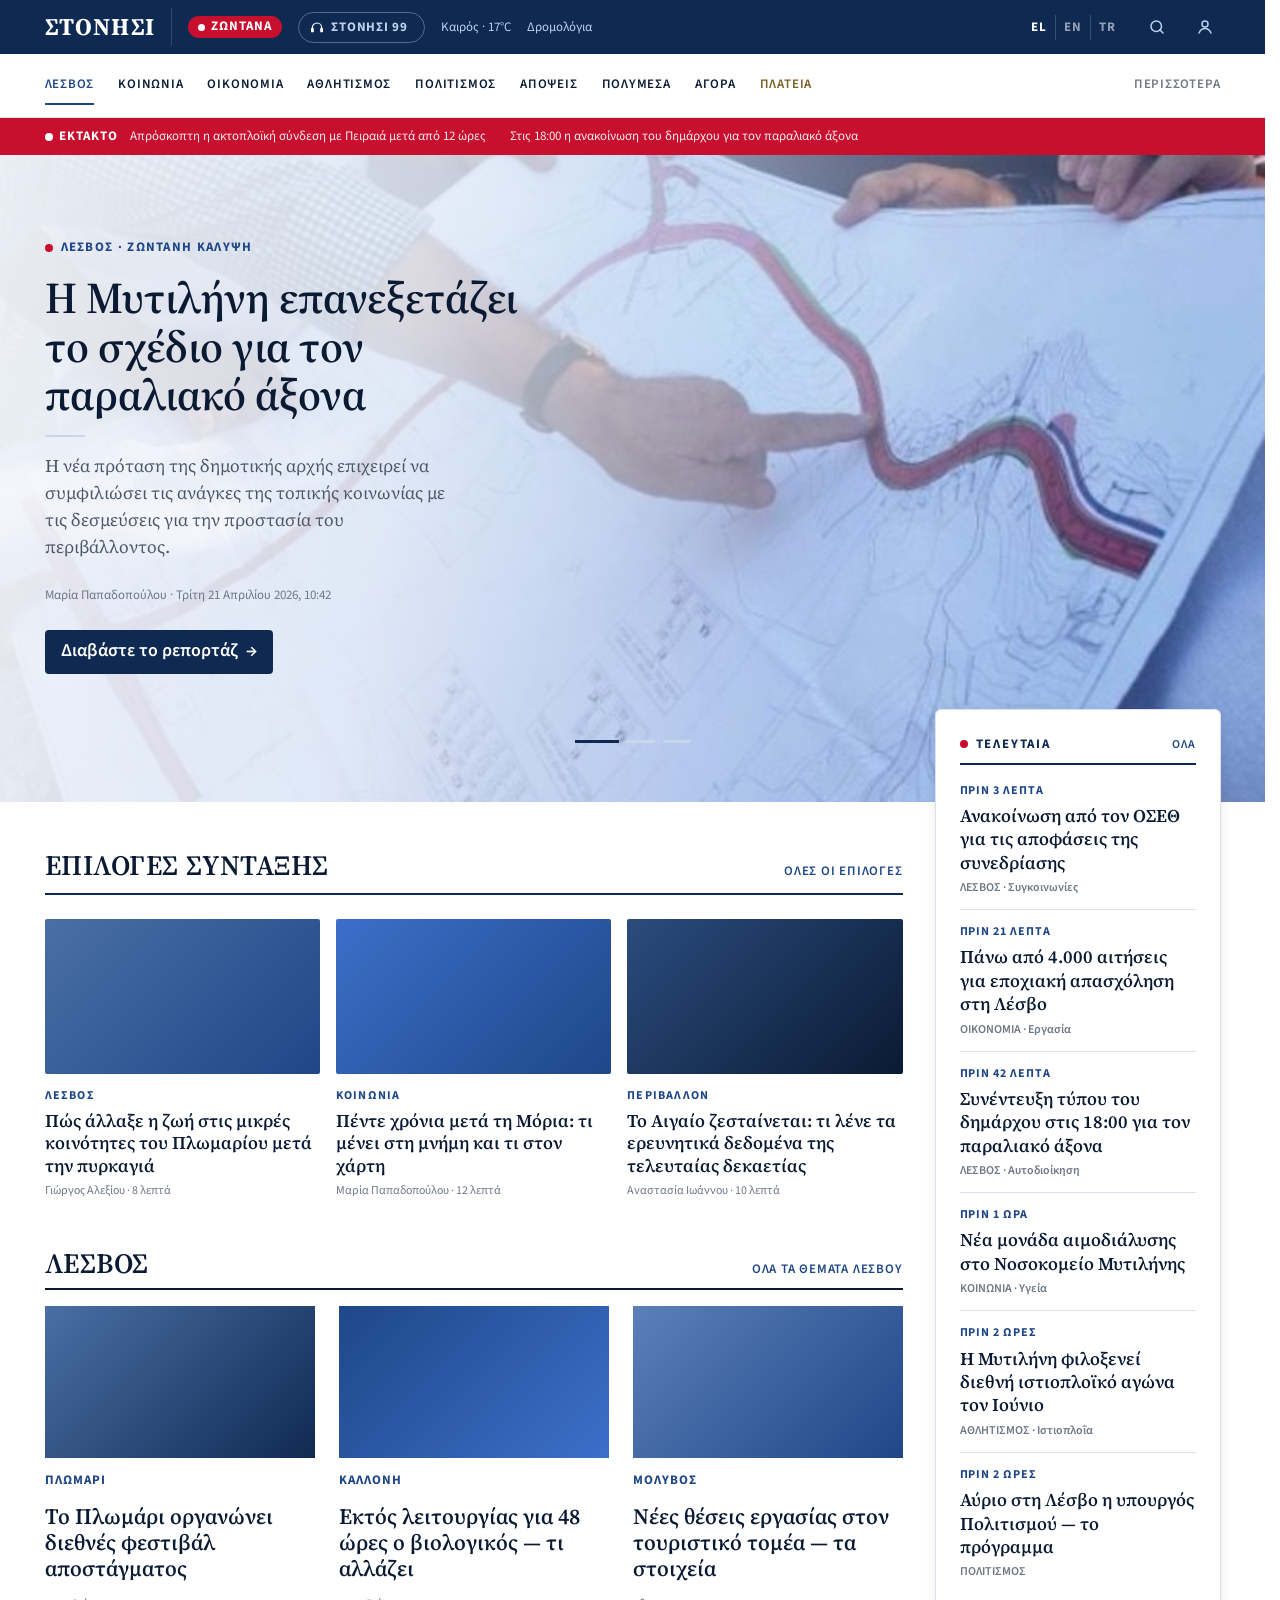
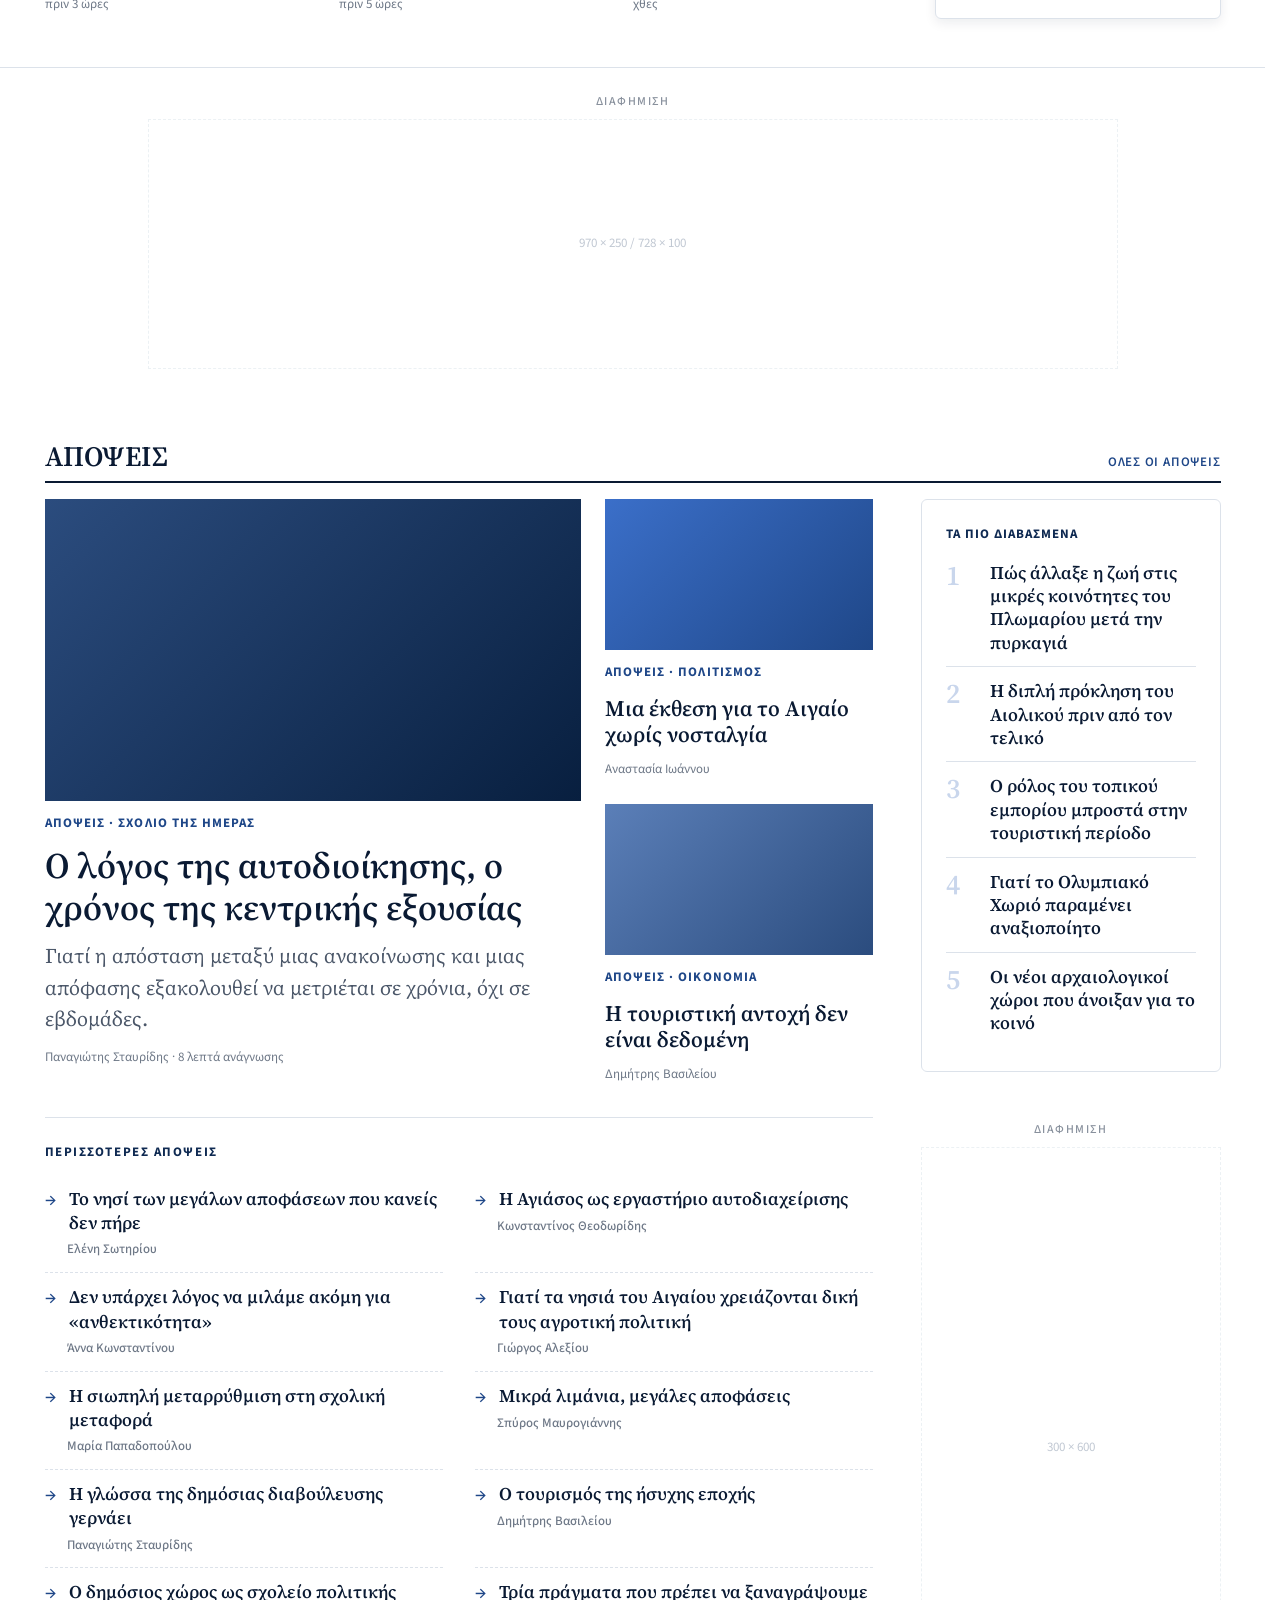
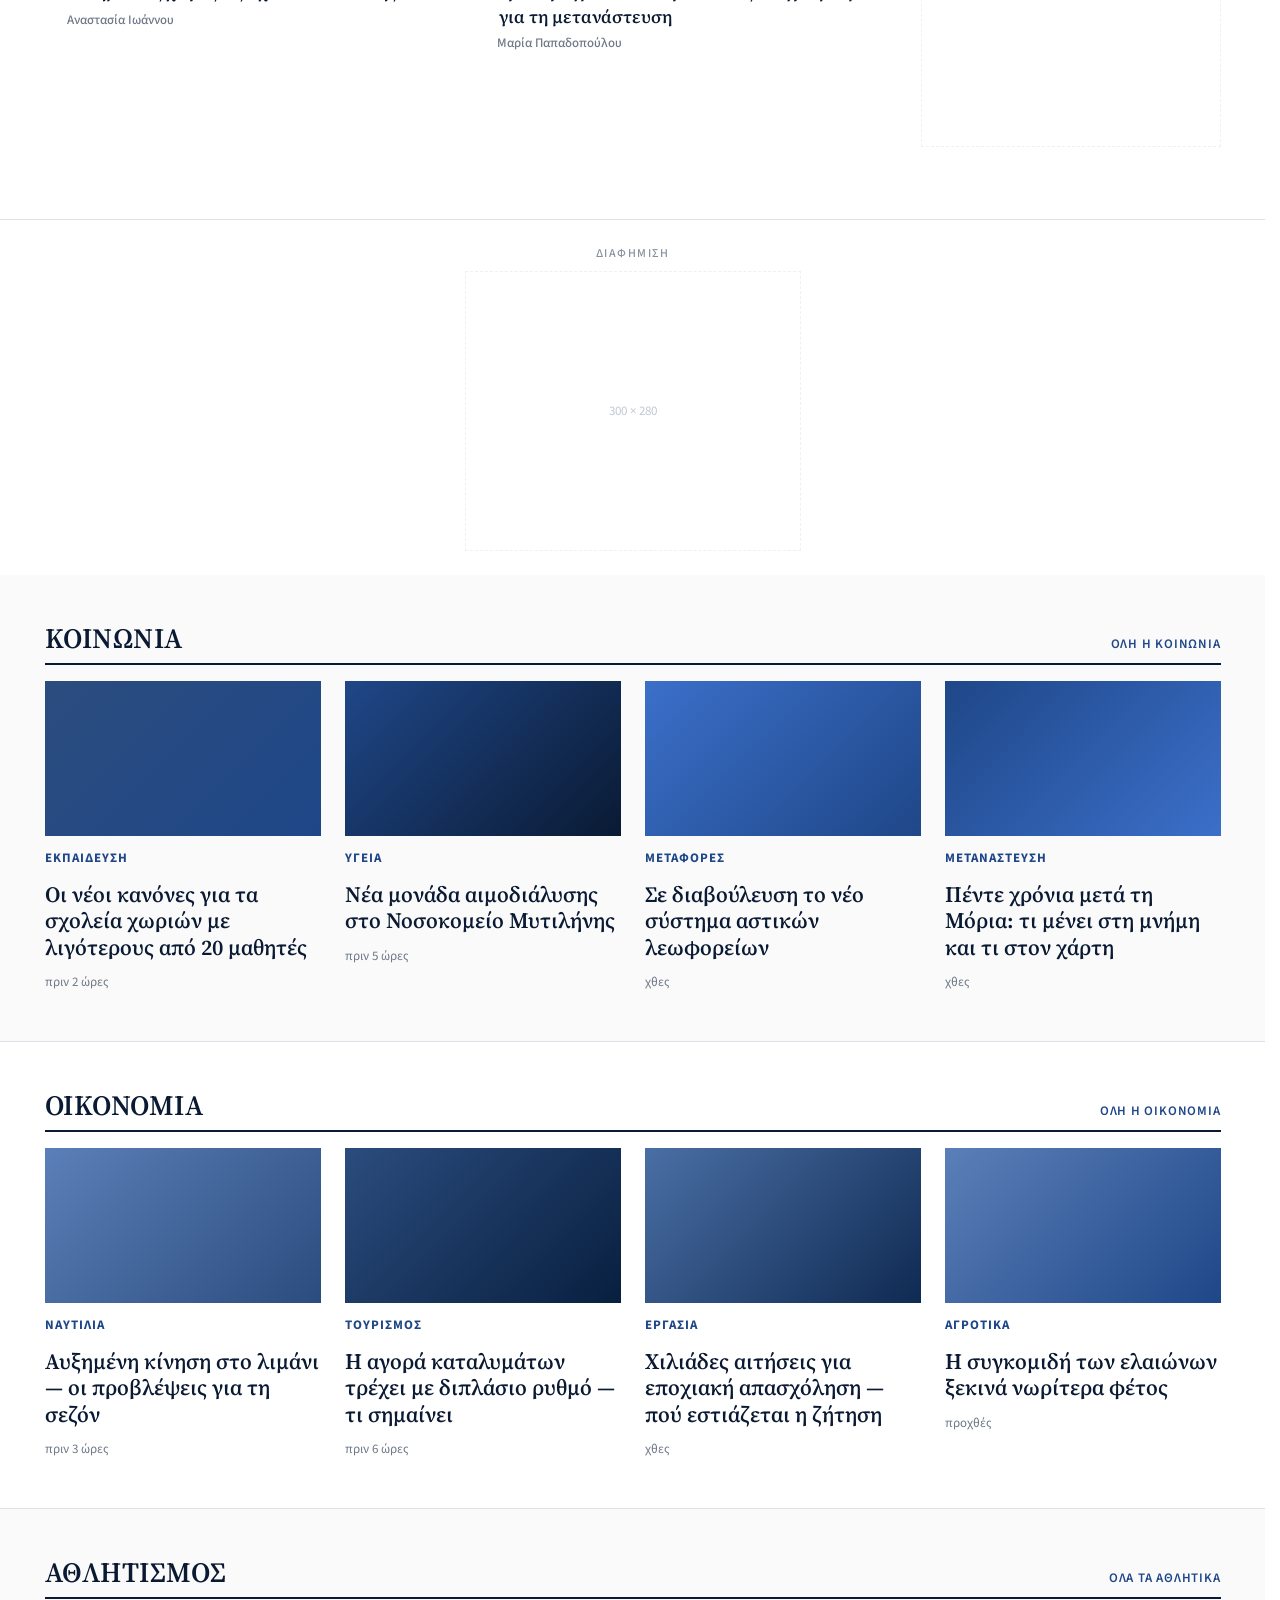
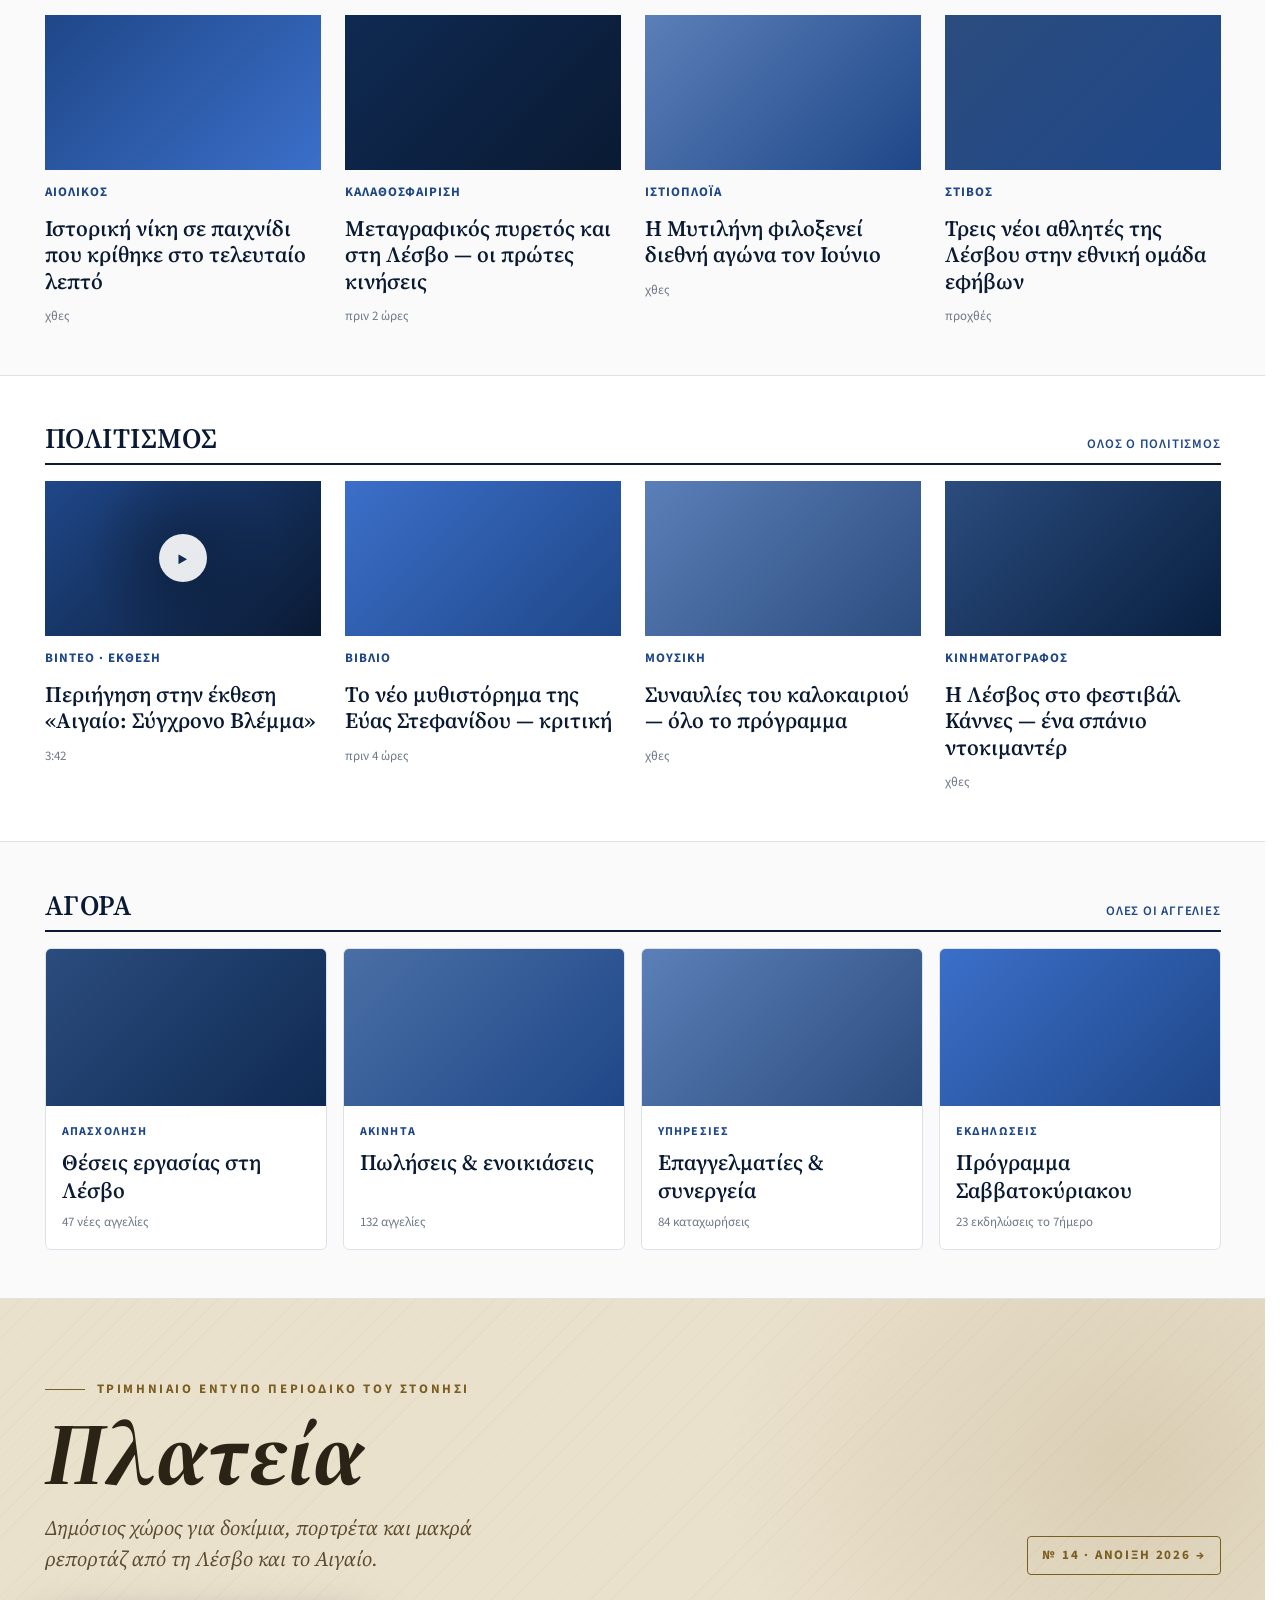
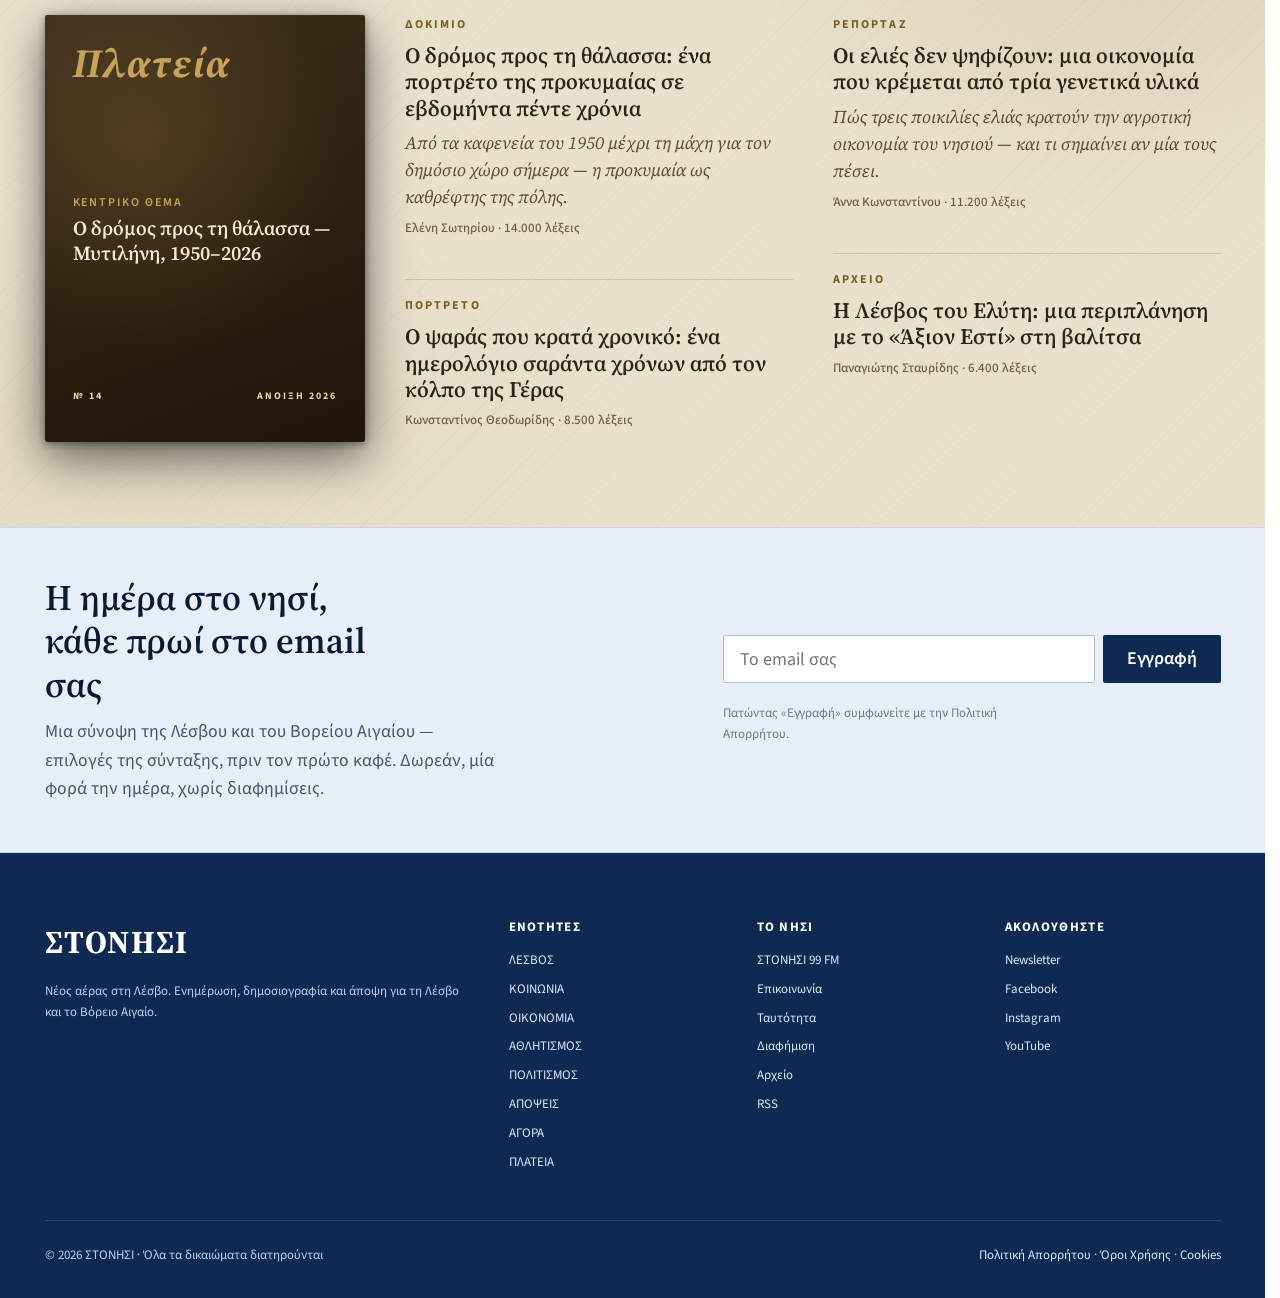
<file: demo/gr.stonisi/index.html>
<!doctype html>
<html lang="el">
<head>
  <meta charset="utf-8">
  <meta name="viewport" content="width=device-width, initial-scale=1">
  <title>ΣΤΟΝΗΣΙ — Νέος αέρας στη Λέσβο</title>
  <meta name="description" content="Ενημέρωση, δημοσιογραφία και άποψη για τη Λέσβο και το Βόρειο Αιγαίο.">
  <link rel="preconnect" href="https://fonts.googleapis.com">
  <link rel="preconnect" href="https://fonts.gstatic.com" crossorigin>
  <link rel="preload" as="style" href="https://fonts.googleapis.com/css2?family=Source+Sans+3:wght@400;500;600;700&family=Source+Serif+4:opsz,wght@8..60,400;8..60,600;8..60,700&display=swap&subset=greek,greek-ext">
  <link href="https://fonts.googleapis.com/css2?family=Source+Sans+3:wght@400;500;600;700&family=Source+Serif+4:opsz,wght@8..60,400;8..60,600;8..60,700&display=swap&subset=greek,greek-ext" rel="stylesheet">
  <link rel="stylesheet" href="stonisi.css">
</head>
<body>
  <a class="skiplink" href="#main">Μετάβαση στο περιεχόμενο</a>

  <!-- =================== MASTHEAD =================== -->
  <header class="masthead" role="banner">
    <div class="masthead__strip">
      <div class="wrap">
        <button class="menu-toggle" type="button" aria-label="Άνοιγμα μενού" aria-expanded="false" aria-controls="mobile-menu" id="menu-open">
          <svg width="22" height="22" viewBox="0 0 22 22" fill="none" aria-hidden="true">
            <path d="M3 6h16M3 11h16M3 16h16" stroke="currentColor" stroke-width="2" stroke-linecap="round"/>
          </svg>
        </button>
        <a class="brand" href="/" aria-label="ΣΤΟΝΗΣΙ — Αρχική">ΣΤΟΝΗΣΙ</a>
        <a class="live-pill" href="#live">Ζωντανά</a>
        <a class="radio-pill" href="#radio" aria-label="ΣΤΟΝΗΣΙ 99 FM — ζωντανή ραδιοφωνική εκπομπή">
          <svg class="radio-pill__icon" viewBox="0 0 24 24" aria-hidden="true">
            <path d="M5 13 a7 7 0 0 1 14 0" fill="none" stroke="currentColor" stroke-width="1.8" stroke-linecap="round"/>
            <rect x="3" y="13" width="4.2" height="7" rx="1.4" fill="currentColor"/>
            <rect x="16.8" y="13" width="4.2" height="7" rx="1.4" fill="currentColor"/>
          </svg>
          ΣΤΟΝΗΣΙ 99<span class="vh"> FM</span>
        </a>
        <nav class="strip-nav" aria-label="Δευτερεύουσα πλοήγηση">
          <a href="#">Καιρός · 17°C</a>
          <a href="#">Δρομολόγια</a>
        </nav>
        <span class="spacer"></span>
        <nav class="lang-switch" aria-label="Επιλογή γλώσσας">
          <a href="/" aria-current="page" lang="el" hreflang="el">EL</a>
          <a href="/en/" lang="en" hreflang="en">EN</a>
          <a href="/tr/" lang="tr" hreflang="tr">TR</a>
        </nav>
        <a class="strip-icon" href="#" aria-label="Αναζήτηση" title="Αναζήτηση">
          <svg viewBox="0 0 24 24" fill="none" stroke="currentColor" stroke-width="2" stroke-linecap="round" stroke-linejoin="round" aria-hidden="true">
            <circle cx="11" cy="11" r="7"/>
            <path d="M20 20l-4.3-4.3"/>
          </svg>
        </a>
        <a class="strip-icon" href="#" aria-label="Σύνδεση" title="Σύνδεση / Εγγραφή">
          <svg viewBox="0 0 24 24" fill="none" stroke="currentColor" stroke-width="2" stroke-linecap="round" stroke-linejoin="round" aria-hidden="true">
            <circle cx="12" cy="8" r="4"/>
            <path d="M4 20c1.8-4 5-6 8-6s6.2 2 8 6"/>
          </svg>
        </a>
      </div>
    </div>
    <nav class="masthead__nav" aria-label="Κύρια πλοήγηση">
      <div class="wrap">
        <a href="#" aria-current="page">ΛΕΣΒΟΣ</a>
        <a href="#">ΚΟΙΝΩΝΙΑ</a>
        <a href="#">ΟΙΚΟΝΟΜΙΑ</a>
        <a href="#">ΑΘΛΗΤΙΣΜΟΣ</a>
        <a href="#">ΠΟΛΙΤΙΣΜΟΣ</a>
        <a href="#">ΑΠΟΨΕΙΣ</a>
        <a href="#">ΠΟΛΥΜΕΣΑ</a>
        <a href="#agora">ΑΓΟΡΑ</a>
        <a href="#platia" style="color: #7A5D20;">ΠΛΑΤΕΙΑ</a>
        <a class="more" href="#">Περισσότερα</a>
      </div>
    </nav>
  </header>

  <!-- =================== BREAKING TICKER =================== -->
  <div class="ticker" role="complementary" aria-label="Έκτακτες ειδήσεις">
    <div class="wrap">
      <span class="label">Έκτακτο</span>
      <div class="items">
        <a href="#">Απρόσκοπτη η ακτοπλοϊκή σύνδεση με Πειραιά μετά από 12 ώρες</a>
        <a href="#">Στις 18:00 η ανακοίνωση του δημάρχου για τον παραλιακό άξονα</a>
      </div>
    </div>
  </div>

  <main id="main">

    <!-- =================== HERO (multi-article slider) =================== -->
    <section class="hero" aria-label="Κύρια θέματα">
      <div class="hero__media" aria-hidden="true">
        <!-- Production: <video autoplay muted loop playsinline poster="/hero-poster.jpg"> … -->
      </div>
      <!-- Full-bleed image backdrops (one per slide). Synced with the slider in JS. -->
      <div class="hero__backdrops" aria-hidden="true">
        <div class="hero__backdrop" data-active="true"  style="background-image: url('hero-1.jpg');"></div>
        <div class="hero__backdrop" data-active="false" style="background-image: url('hero-2.jpg');"></div>
        <div class="hero__backdrop" data-active="false" style="background-image: url('hero-3.jpg');"></div>
      </div>
      <div class="wrap">
        <div class="hero-module" data-hero-slider>
          <div class="hero-slider">

            <article class="hero-slide" aria-hidden="false">
              <div class="hero__content">
                <p class="hero__kicker"><span class="live-dot" aria-hidden="true"></span>ΛΕΣΒΟΣ · Ζωντανή κάλυψη</p>
                <h1 class="hero__title">Η Μυτιλήνη επανεξετάζει το σχέδιο για τον παραλιακό άξονα</h1>
                <div class="hero__standfirst-rule" aria-hidden="true"></div>
                <p class="hero__standfirst">Η νέα πρόταση της δημοτικής αρχής επιχειρεί να συμφιλιώσει τις ανάγκες της τοπικής κοινωνίας με τις δεσμεύσεις για την προστασία του περιβάλλοντος.</p>
                <p class="hero__meta">Μαρία Παπαδοπούλου · Τρίτη 21 Απριλίου 2026, 10:42</p>
                <a class="hero__cta" href="article.html">Διαβάστε το ρεπορτάζ</a>
              </div>
            </article>

            <article class="hero-slide" aria-hidden="true">
              <div class="hero__content">
                <p class="hero__kicker">ΟΙΚΟΝΟΜΙΑ · Τουρισμός</p>
                <h1 class="hero__title">Τουριστική περίοδος με διπλάσιες κρατήσεις — και λιγότερες πτήσεις</h1>
                <div class="hero__standfirst-rule" aria-hidden="true"></div>
                <p class="hero__standfirst">Τα ξενοδοχεία γεμίζουν νωρίτερα από ποτέ. Οι αεροπορικές συνδέσεις, όμως, δεν ακολουθούν — ανησυχία στα μικρά καταλύματα.</p>
                <p class="hero__meta">Δημήτρης Βασιλείου · πριν 6 ώρες</p>
                <a class="hero__cta" href="#">Διαβάστε το ρεπορτάζ</a>
              </div>
            </article>

            <article class="hero-slide" aria-hidden="true">
              <div class="hero__content">
                <p class="hero__kicker">ΑΘΛΗΤΙΣΜΟΣ · Αιολικός</p>
                <h1 class="hero__title">Ιστορική νίκη για τον Αιολικό στο τελευταίο λεπτό</h1>
                <div class="hero__standfirst-rule" aria-hidden="true"></div>
                <p class="hero__standfirst">Μετά από μια σεζόν αβεβαιότητας, η ομάδα υπογράφει μια εμφάνιση που κόβει την ανάσα — και ξανανοίγει τη συζήτηση για τον τίτλο.</p>
                <p class="hero__meta">Σπύρος Μαυρογιάννης · χθες, 23:10</p>
                <a class="hero__cta" href="#">Διαβάστε το ρεπορτάζ</a>
              </div>
            </article>

          </div>

          <div class="hero-controls" aria-label="Πλοήγηση κύριων θεμάτων">
            <ul class="hero-dots" role="tablist" aria-label="Επιλογή θέματος">
              <li><button class="hero-dot" type="button" aria-current="true" aria-label="Θέμα 1"></button></li>
              <li><button class="hero-dot" type="button" aria-label="Θέμα 2"></button></li>
              <li><button class="hero-dot" type="button" aria-label="Θέμα 3"></button></li>
            </ul>
            <div class="hero-controls__right">
              <span class="hero-count" data-hero-count>1 / 3</span>
              <button class="hero-arrow" type="button" data-hero-prev aria-label="Προηγούμενο θέμα">‹</button>
              <button class="hero-arrow" type="button" data-hero-next aria-label="Επόμενο θέμα">›</button>
            </div>
          </div>

        </div>
      </div>
    </section>

    <!-- =================== EDITOR'S PICKS + LATEST (single centred row, latest in the fourth-column slot and overlaying the hero) =================== -->
    <section class="editor-picks" aria-labelledby="picks-h">
      <div class="wrap">
        <div class="picks-latest__grid">
          <div>
            <header class="editor-picks__head">
              <h2 id="picks-h">Επιλογές σύνταξης</h2>
              <a class="see-all" href="#" style="font-family: var(--sans); font-weight: 600; font-size: var(--fs-meta); letter-spacing: 0.06em; text-transform: uppercase; color: var(--brand-link); text-decoration: none;">Όλες οι επιλογές</a>
            </header>
            <div class="editor-picks__grid">
              <a href="#" class="pick-card">
                <div class="pick-card__img" style="background: linear-gradient(135deg, #4A6FA5, #1F4788);" role="img" aria-label="Πλωμάρι"></div>
                <div>
                  <span class="pick-card__kicker">ΛΕΣΒΟΣ</span>
                  <h3 class="pick-card__title">Πώς άλλαξε η ζωή στις μικρές κοινότητες του Πλωμαρίου μετά την πυρκαγιά</h3>
                  <span class="pick-card__meta">Γιώργος Αλεξίου · 8 λεπτά</span>
                </div>
              </a>
              <a href="#" class="pick-card">
                <div class="pick-card__img" style="background: linear-gradient(135deg, #3B6FC9, #1F4788);" role="img" aria-label="Προσφυγικό"></div>
                <div>
                  <span class="pick-card__kicker">ΚΟΙΝΩΝΙΑ</span>
                  <h3 class="pick-card__title">Πέντε χρόνια μετά τη Μόρια: τι μένει στη μνήμη και τι στον χάρτη</h3>
                  <span class="pick-card__meta">Μαρία Παπαδοπούλου · 12 λεπτά</span>
                </div>
              </a>
              <a href="#" class="pick-card">
                <div class="pick-card__img" style="background: linear-gradient(135deg, #2B4C7E, #0A1A33);" role="img" aria-label="Αιγαίο"></div>
                <div>
                  <span class="pick-card__kicker">ΠΕΡΙΒΑΛΛΟΝ</span>
                  <h3 class="pick-card__title">Το Αιγαίο ζεσταίνεται: τι λένε τα ερευνητικά δεδομένα της τελευταίας δεκαετίας</h3>
                  <span class="pick-card__meta">Αναστασία Ιωάννου · 10 λεπτά</span>
                </div>
              </a>
            </div>

            <!-- ΛΕΣΒΟΣ block — fills the area under editor picks, in the same 3fr column -->
            <div style="margin-top: var(--sp-7);">
              <header class="section-head">
                <h2>ΛΕΣΒΟΣ</h2>
                <a class="see-all" href="category.html">Όλα τα θέματα Λέσβου</a>
              </header>
              <div class="grid-3">
                <a href="#" class="card">
                  <div class="card__img p5" role="img" aria-label="Πλωμάρι"></div>
                  <span class="card__kicker">ΠΛΩΜΑΡΙ</span>
                  <h3 class="card__title">Το Πλωμάρι οργανώνει διεθνές φεστιβάλ αποστάγματος</h3>
                  <span class="card__meta">πριν 3 ώρες</span>
                </a>
                <a href="#" class="card">
                  <div class="card__img p6" role="img" aria-label="Καλλονή"></div>
                  <span class="card__kicker">ΚΑΛΛΟΝΗ</span>
                  <h3 class="card__title">Εκτός λειτουργίας για 48 ώρες ο βιολογικός — τι αλλάζει</h3>
                  <span class="card__meta">πριν 5 ώρες</span>
                </a>
                <a href="#" class="card">
                  <div class="card__img p8" role="img" aria-label="Μόλυβος"></div>
                  <span class="card__kicker">ΜΟΛΥΒΟΣ</span>
                  <h3 class="card__title">Νέες θέσεις εργασίας στον τουριστικό τομέα — τα στοιχεία</h3>
                  <span class="card__meta">χθες</span>
                </a>
              </div>
            </div>
          </div>

          <aside class="home-latest" aria-labelledby="home-latest-h">
            <header class="home-latest__head">
              <h2 id="home-latest-h">Τελευταία</h2>
              <a href="#">Όλα</a>
            </header>
            <ol class="home-latest__list">
              <li class="home-latest__item">
                <time datetime="2026-04-21T11:18">Πριν 3 λεπτά</time>
                <a href="#">Ανακοίνωση από τον ΟΣΕΘ για τις αποφάσεις της συνεδρίασης</a>
                <span class="home-latest__section">ΛΕΣΒΟΣ · Συγκοινωνίες</span>
              </li>
              <li class="home-latest__item">
                <time datetime="2026-04-21T11:00">Πριν 21 λεπτά</time>
                <a href="#">Πάνω από 4.000 αιτήσεις για εποχιακή απασχόληση στη Λέσβο</a>
                <span class="home-latest__section">ΟΙΚΟΝΟΜΙΑ · Εργασία</span>
              </li>
              <li class="home-latest__item">
                <time datetime="2026-04-21T10:42">Πριν 42 λεπτά</time>
                <a href="#">Συνέντευξη τύπου του δημάρχου στις 18:00 για τον παραλιακό άξονα</a>
                <span class="home-latest__section">ΛΕΣΒΟΣ · Αυτοδιοίκηση</span>
              </li>
              <li class="home-latest__item">
                <time datetime="2026-04-21T10:05">Πριν 1 ώρα</time>
                <a href="#">Νέα μονάδα αιμοδιάλυσης στο Νοσοκομείο Μυτιλήνης</a>
                <span class="home-latest__section">ΚΟΙΝΩΝΙΑ · Υγεία</span>
              </li>
              <li class="home-latest__item">
                <time datetime="2026-04-21T09:30">Πριν 2 ώρες</time>
                <a href="#">Η Μυτιλήνη φιλοξενεί διεθνή ιστιοπλοϊκό αγώνα τον Ιούνιο</a>
                <span class="home-latest__section">ΑΘΛΗΤΙΣΜΟΣ · Ιστιοπλοΐα</span>
              </li>
              <li class="home-latest__item">
                <time datetime="2026-04-21T09:15">Πριν 2 ώρες</time>
                <a href="#">Αύριο στη Λέσβο η υπουργός Πολιτισμού — το πρόγραμμα</a>
                <span class="home-latest__section">ΠΟΛΙΤΙΣΜΟΣ</span>
              </li>
            </ol>
          </aside>
        </div>
      </div>
    </section>

    <!-- leaderboard -->
    <div class="wrap"><div class="ad" role="complementary" aria-label="Διαφήμιση">
      <span class="label">Διαφήμιση</span>
      <div class="ad__slot ad__slot--leaderboard">970 × 250 / 728 × 100</div>
    </div></div>

    <!-- =================== ΑΠΟΨΕΙΣ (featured opinion layout) =================== -->
    <section class="section" id="apopseis" aria-labelledby="apopseis-h">
      <div class="wrap">
        <header class="section-head">
          <h2 id="apopseis-h">ΑΠΟΨΕΙΣ</h2>
          <a class="see-all" href="#">Όλες οι απόψεις</a>
        </header>

        <div class="layout-2col">
          <div>
            <div class="featured">
              <article class="featured__main">
                <a href="#" class="card">
                  <div class="card__img p4" role="img" aria-label="Πορτρέτο αρθρογράφου"></div>
                  <span class="card__kicker">ΑΠΟΨΕΙΣ · Σχόλιο της ημέρας</span>
                  <h3 class="card__title" style="font-size: var(--fs-h2); line-height: 1.15;">Ο λόγος της αυτοδιοίκησης, ο χρόνος της κεντρικής εξουσίας</h3>
                  <p class="card__standfirst">Γιατί η απόσταση μεταξύ μιας ανακοίνωσης και μιας απόφασης εξακολουθεί να μετριέται σε χρόνια, όχι σε εβδομάδες.</p>
                  <span class="card__meta">Παναγιώτης Σταυρίδης · 8 λεπτά ανάγνωσης</span>
                </a>
              </article>

              <div class="featured__aside">
                <a href="#" class="card">
                  <div class="card__img p2" role="img" aria-label="Πορτρέτο"></div>
                  <span class="card__kicker">ΑΠΟΨΕΙΣ · Πολιτισμός</span>
                  <h3 class="card__title">Μια έκθεση για το Αιγαίο χωρίς νοσταλγία</h3>
                  <span class="card__meta">Αναστασία Ιωάννου</span>
                </a>
                <a href="#" class="card">
                  <div class="card__img p3" role="img" aria-label="Πορτρέτο"></div>
                  <span class="card__kicker">ΑΠΟΨΕΙΣ · Οικονομία</span>
                  <h3 class="card__title">Η τουριστική αντοχή δεν είναι δεδομένη</h3>
                  <span class="card__meta">Δημήτρης Βασιλείου</span>
                </a>
              </div>
            </div>

            <!-- More opinion pieces — text-only links filling the vacant space -->
            <div class="more-links" aria-labelledby="more-links-h">
              <h3 class="more-links__head" id="more-links-h">Περισσότερες απόψεις</h3>
              <ul class="more-links__list">
                <li>
                  <a class="more-links__link" href="#">Το νησί των μεγάλων αποφάσεων που κανείς δεν πήρε</a>
                  <span class="more-links__author">Ελένη Σωτηρίου</span>
                </li>
                <li>
                  <a class="more-links__link" href="#">Η Αγιάσος ως εργαστήριο αυτοδιαχείρισης</a>
                  <span class="more-links__author">Κωνσταντίνος Θεοδωρίδης</span>
                </li>
                <li>
                  <a class="more-links__link" href="#">Δεν υπάρχει λόγος να μιλάμε ακόμη για «ανθεκτικότητα»</a>
                  <span class="more-links__author">Άννα Κωνσταντίνου</span>
                </li>
                <li>
                  <a class="more-links__link" href="#">Γιατί τα νησιά του Αιγαίου χρειάζονται δική τους αγροτική πολιτική</a>
                  <span class="more-links__author">Γιώργος Αλεξίου</span>
                </li>
                <li>
                  <a class="more-links__link" href="#">Η σιωπηλή μεταρρύθμιση στη σχολική μεταφορά</a>
                  <span class="more-links__author">Μαρία Παπαδοπούλου</span>
                </li>
                <li>
                  <a class="more-links__link" href="#">Μικρά λιμάνια, μεγάλες αποφάσεις</a>
                  <span class="more-links__author">Σπύρος Μαυρογιάννης</span>
                </li>
                <li>
                  <a class="more-links__link" href="#">Η γλώσσα της δημόσιας διαβούλευσης γερνάει</a>
                  <span class="more-links__author">Παναγιώτης Σταυρίδης</span>
                </li>
                <li>
                  <a class="more-links__link" href="#">Ο τουρισμός της ήσυχης εποχής</a>
                  <span class="more-links__author">Δημήτρης Βασιλείου</span>
                </li>
                <li>
                  <a class="more-links__link" href="#">Ο δημόσιος χώρος ως σχολείο πολιτικής</a>
                  <span class="more-links__author">Αναστασία Ιωάννου</span>
                </li>
                <li>
                  <a class="more-links__link" href="#">Τρία πράγματα που πρέπει να ξαναγράψουμε για τη μετανάστευση</a>
                  <span class="more-links__author">Μαρία Παπαδοπούλου</span>
                </li>
              </ul>
            </div>
          </div>

          <aside class="sidebar" aria-label="Δευτερεύον περιεχόμενο">
            <div class="sticky" style="display: flex; flex-direction: column; gap: var(--sp-5);">
              <!-- Most-visited first (between the featured block and the ad slot) -->
              <div class="popular" aria-labelledby="popular-h">
                <h3 id="popular-h">Τα πιο διαβασμένα</h3>
                <ol>
                  <li><a href="#">Πώς άλλαξε η ζωή στις μικρές κοινότητες του Πλωμαρίου μετά την πυρκαγιά</a></li>
                  <li><a href="#">Η διπλή πρόκληση του Αιολικού πριν από τον τελικό</a></li>
                  <li><a href="#">Ο ρόλος του τοπικού εμπορίου μπροστά στην τουριστική περίοδο</a></li>
                  <li><a href="#">Γιατί το Ολυμπιακό Χωριό παραμένει αναξιοποίητο</a></li>
                  <li><a href="#">Οι νέοι αρχαιολογικοί χώροι που άνοιξαν για το κοινό</a></li>
                </ol>
              </div>

              <div class="ad">
                <span class="label">Διαφήμιση</span>
                <div class="ad__slot ad__slot--sidebar">300 × 600</div>
              </div>
            </div>
          </aside>
        </div>
      </div>
    </section>

    <!-- in-feed MPU -->
    <div class="wrap"><div class="ad" role="complementary" aria-label="Διαφήμιση">
      <span class="label">Διαφήμιση</span>
      <div class="ad__slot ad__slot--mpu">300 × 280</div>
    </div></div>

    <!-- =================== ΚΟΙΝΩΝΙΑ =================== -->
    <section class="section warm" id="koinonia" aria-labelledby="koinonia-h">
      <div class="wrap">
        <header class="section-head">
          <h2 id="koinonia-h">ΚΟΙΝΩΝΙΑ</h2>
          <a class="see-all" href="#">Όλη η Κοινωνία</a>
        </header>
        <div class="grid-4">
          <a href="#" class="card">
            <div class="card__img p9" role="img" aria-label="Εκπαίδευση"></div>
            <span class="card__kicker">ΕΚΠΑΙΔΕΥΣΗ</span>
            <h3 class="card__title">Οι νέοι κανόνες για τα σχολεία χωριών με λιγότερους από 20 μαθητές</h3>
            <span class="card__meta">πριν 2 ώρες</span>
          </a>
          <a href="#" class="card">
            <div class="card__img p1" role="img" aria-label="Υγεία"></div>
            <span class="card__kicker">ΥΓΕΙΑ</span>
            <h3 class="card__title">Νέα μονάδα αιμοδιάλυσης στο Νοσοκομείο Μυτιλήνης</h3>
            <span class="card__meta">πριν 5 ώρες</span>
          </a>
          <a href="#" class="card">
            <div class="card__img p2" role="img" aria-label="Μεταφορές"></div>
            <span class="card__kicker">ΜΕΤΑΦΟΡΕΣ</span>
            <h3 class="card__title">Σε διαβούλευση το νέο σύστημα αστικών λεωφορείων</h3>
            <span class="card__meta">χθες</span>
          </a>
          <a href="#" class="card">
            <div class="card__img p6" role="img" aria-label="Μετανάστευση"></div>
            <span class="card__kicker">ΜΕΤΑΝΑΣΤΕΥΣΗ</span>
            <h3 class="card__title">Πέντε χρόνια μετά τη Μόρια: τι μένει στη μνήμη και τι στον χάρτη</h3>
            <span class="card__meta">χθες</span>
          </a>
        </div>
      </div>
    </section>

    <!-- =================== ΟΙΚΟΝΟΜΙΑ =================== -->
    <section class="section" id="oikonomia" aria-labelledby="oikonomia-h">
      <div class="wrap">
        <header class="section-head">
          <h2 id="oikonomia-h">ΟΙΚΟΝΟΜΙΑ</h2>
          <a class="see-all" href="#">Όλη η Οικονομία</a>
        </header>
        <div class="grid-4">
          <a href="#" class="card">
            <div class="card__img p3" role="img" aria-label="Ναυτιλία"></div>
            <span class="card__kicker">ΝΑΥΤΙΛΙΑ</span>
            <h3 class="card__title">Αυξημένη κίνηση στο λιμάνι — οι προβλέψεις για τη σεζόν</h3>
            <span class="card__meta">πριν 3 ώρες</span>
          </a>
          <a href="#" class="card">
            <div class="card__img p4" role="img" aria-label="Τουρισμός"></div>
            <span class="card__kicker">ΤΟΥΡΙΣΜΟΣ</span>
            <h3 class="card__title">Η αγορά καταλυμάτων τρέχει με διπλάσιο ρυθμό — τι σημαίνει</h3>
            <span class="card__meta">πριν 6 ώρες</span>
          </a>
          <a href="#" class="card">
            <div class="card__img p5" role="img" aria-label="Εργασία"></div>
            <span class="card__kicker">ΕΡΓΑΣΙΑ</span>
            <h3 class="card__title">Χιλιάδες αιτήσεις για εποχιακή απασχόληση — πού εστιάζεται η ζήτηση</h3>
            <span class="card__meta">χθες</span>
          </a>
          <a href="#" class="card">
            <div class="card__img p8" role="img" aria-label="Αγροτικά"></div>
            <span class="card__kicker">ΑΓΡΟΤΙΚΑ</span>
            <h3 class="card__title">Η συγκομιδή των ελαιώνων ξεκινά νωρίτερα φέτος</h3>
            <span class="card__meta">προχθές</span>
          </a>
        </div>
      </div>
    </section>

    <!-- =================== ΑΘΛΗΤΙΣΜΟΣ =================== -->
    <section class="section warm" id="athlitismos" aria-labelledby="athlitismos-h">
      <div class="wrap">
        <header class="section-head">
          <h2 id="athlitismos-h">ΑΘΛΗΤΙΣΜΟΣ</h2>
          <a class="see-all" href="#">Όλα τα αθλητικά</a>
        </header>
        <div class="grid-4">
          <a href="#" class="card">
            <div class="card__img p6" role="img" aria-label="Αιολικός"></div>
            <span class="card__kicker">ΑΙΟΛΙΚΟΣ</span>
            <h3 class="card__title">Ιστορική νίκη σε παιχνίδι που κρίθηκε στο τελευταίο λεπτό</h3>
            <span class="card__meta">χθες</span>
          </a>
          <a href="#" class="card">
            <div class="card__img p7" role="img" aria-label="Καλαθοσφαίριση"></div>
            <span class="card__kicker">ΚΑΛΑΘΟΣΦΑΙΡΙΣΗ</span>
            <h3 class="card__title">Μεταγραφικός πυρετός και στη Λέσβο — οι πρώτες κινήσεις</h3>
            <span class="card__meta">πριν 2 ώρες</span>
          </a>
          <a href="#" class="card">
            <div class="card__img p8" role="img" aria-label="Ιστιοπλοΐα"></div>
            <span class="card__kicker">ΙΣΤΙΟΠΛΟΪΑ</span>
            <h3 class="card__title">Η Μυτιλήνη φιλοξενεί διεθνή αγώνα τον Ιούνιο</h3>
            <span class="card__meta">χθες</span>
          </a>
          <a href="#" class="card">
            <div class="card__img p9" role="img" aria-label="Στίβος"></div>
            <span class="card__kicker">ΣΤΙΒΟΣ</span>
            <h3 class="card__title">Τρεις νέοι αθλητές της Λέσβου στην εθνική ομάδα εφήβων</h3>
            <span class="card__meta">προχθές</span>
          </a>
        </div>
      </div>
    </section>

    <!-- =================== ΠΟΛΙΤΙΣΜΟΣ =================== -->
    <section class="section" id="politismos" aria-labelledby="politismos-h">
      <div class="wrap">
        <header class="section-head">
          <h2 id="politismos-h">ΠΟΛΙΤΙΣΜΟΣ</h2>
          <a class="see-all" href="#">Όλος ο Πολιτισμός</a>
        </header>
        <div class="grid-4">
          <a href="#" class="card">
            <div class="card__img p1 video" role="img" aria-label="Βίντεο: Έκθεση Αιγαίου"></div>
            <span class="card__kicker">ΒΙΝΤΕΟ · ΕΚΘΕΣΗ</span>
            <h3 class="card__title">Περιήγηση στην έκθεση «Αιγαίο: Σύγχρονο Βλέμμα»</h3>
            <span class="card__meta">3:42</span>
          </a>
          <a href="#" class="card">
            <div class="card__img p2" role="img" aria-label="Βιβλίο"></div>
            <span class="card__kicker">ΒΙΒΛΙΟ</span>
            <h3 class="card__title">Το νέο μυθιστόρημα της Εύας Στεφανίδου — κριτική</h3>
            <span class="card__meta">πριν 4 ώρες</span>
          </a>
          <a href="#" class="card">
            <div class="card__img p3" role="img" aria-label="Μουσική"></div>
            <span class="card__kicker">ΜΟΥΣΙΚΗ</span>
            <h3 class="card__title">Συναυλίες του καλοκαιριού — όλο το πρόγραμμα</h3>
            <span class="card__meta">χθες</span>
          </a>
          <a href="#" class="card">
            <div class="card__img p4" role="img" aria-label="Κινηματογράφος"></div>
            <span class="card__kicker">ΚΙΝΗΜΑΤΟΓΡΑΦΟΣ</span>
            <h3 class="card__title">Η Λέσβος στο φεστιβάλ Κάννες — ένα σπάνιο ντοκιμαντέρ</h3>
            <span class="card__meta">χθες</span>
          </a>
        </div>
      </div>
    </section>

    <!-- =================== ΑΓΟΡΑ (marketplace / classifieds) =================== -->
    <section class="section warm" id="agora" aria-labelledby="agora-h">
      <div class="wrap">
        <header class="section-head">
          <h2 id="agora-h">ΑΓΟΡΑ</h2>
          <a class="see-all" href="#">Όλες οι αγγελίες</a>
        </header>
        <div class="agora-grid">
          <a href="#" class="agora-tile">
            <div class="agora-tile__img" role="img" aria-label="Απασχόληση" style="background: linear-gradient(135deg, #2B4C7E 0%, #0F2A52 100%);"></div>
            <div class="agora-tile__body">
              <span class="agora-tile__label">Απασχόληση</span>
              <h3 class="agora-tile__title">Θέσεις εργασίας στη Λέσβο</h3>
              <span class="agora-tile__count">47 νέες αγγελίες</span>
            </div>
          </a>
          <a href="#" class="agora-tile">
            <div class="agora-tile__img" role="img" aria-label="Ακίνητα" style="background: linear-gradient(135deg, #4A6FA5 0%, #1F4788 100%);"></div>
            <div class="agora-tile__body">
              <span class="agora-tile__label">Ακίνητα</span>
              <h3 class="agora-tile__title">Πωλήσεις & ενοικιάσεις</h3>
              <span class="agora-tile__count">132 αγγελίες</span>
            </div>
          </a>
          <a href="#" class="agora-tile">
            <div class="agora-tile__img" role="img" aria-label="Υπηρεσίες" style="background: linear-gradient(135deg, #5B7FB8 0%, #2B4C7E 100%);"></div>
            <div class="agora-tile__body">
              <span class="agora-tile__label">Υπηρεσίες</span>
              <h3 class="agora-tile__title">Επαγγελματίες & συνεργεία</h3>
              <span class="agora-tile__count">84 καταχωρήσεις</span>
            </div>
          </a>
          <a href="#" class="agora-tile">
            <div class="agora-tile__img" role="img" aria-label="Εκδηλώσεις" style="background: linear-gradient(135deg, #3B6FC9 0%, #1F4788 100%);"></div>
            <div class="agora-tile__body">
              <span class="agora-tile__label">Εκδηλώσεις</span>
              <h3 class="agora-tile__title">Πρόγραμμα Σαββατοκύριακου</h3>
              <span class="agora-tile__count">23 εκδηλώσεις το 7ήμερο</span>
            </div>
          </a>
        </div>
      </div>
    </section>

    <!-- =================== ΠΛΑΤΕΙΑ MAGAZINE =================== -->
    <section class="platia" id="platia" aria-labelledby="platia-h">
      <div class="wrap">
        <p class="platia__kicker">Τριμηνιαίο έντυπο περιοδικό του ΣΤΟΝΗΣΙ</p>
        <header class="platia__head">
          <div>
            <h2 id="platia-h" class="platia__wordmark">Πλατεία</h2>
            <p class="platia__tagline">Δημόσιος χώρος για δοκίμια, πορτρέτα και μακρά ρεπορτάζ από τη Λέσβο και το Αιγαίο.</p>
          </div>
          <a class="platia__issue" href="#">№ 14 · Άνοιξη 2026 →</a>
        </header>

        <div class="platia__grid">
          <div class="platia__cover" role="img" aria-label="Εξώφυλλο τεύχους 14 της ΠΛΑΤΕΙΑΣ, Άνοιξη 2026">
            <p class="platia__cover-brand">Πλατεία</p>
            <p class="platia__cover-feature"><span>Κεντρικό θέμα</span>Ο δρόμος προς τη θάλασσα — Μυτιλήνη, 1950–2026</p>
            <p class="platia__cover-meta"><span>№ 14</span><span>Άνοιξη 2026</span></p>
          </div>

          <div class="platia__articles">
            <article class="platia__article">
              <span class="label">Δοκίμιο</span>
              <h3><a href="#">Ο δρόμος προς τη θάλασσα: ένα πορτρέτο της προκυμαίας σε εβδομήντα πέντε χρόνια</a></h3>
              <p class="excerpt">Από τα καφενεία του 1950 μέχρι τη μάχη για τον δημόσιο χώρο σήμερα — η προκυμαία ως καθρέφτης της πόλης.</p>
              <p class="byline">Ελένη Σωτηρίου · 14.000 λέξεις</p>
            </article>
            <article class="platia__article">
              <span class="label">Πορτρέτο</span>
              <h3><a href="#">Ο ψαράς που κρατά χρονικό: ένα ημερολόγιο σαράντα χρόνων από τον κόλπο της Γέρας</a></h3>
              <p class="byline">Κωνσταντίνος Θεοδωρίδης · 8.500 λέξεις</p>
            </article>
          </div>

          <div class="platia__articles">
            <article class="platia__article">
              <span class="label">Ρεπορτάζ</span>
              <h3><a href="#">Οι ελιές δεν ψηφίζουν: μια οικονομία που κρέμεται από τρία γενετικά υλικά</a></h3>
              <p class="excerpt">Πώς τρεις ποικιλίες ελιάς κρατούν την αγροτική οικονομία του νησιού — και τι σημαίνει αν μία τους πέσει.</p>
              <p class="byline">Άννα Κωνσταντίνου · 11.200 λέξεις</p>
            </article>
            <article class="platia__article">
              <span class="label">Αρχείο</span>
              <h3><a href="#">Η Λέσβος του Ελύτη: μια περιπλάνηση με το «Άξιον Εστί» στη βαλίτσα</a></h3>
              <p class="byline">Παναγιώτης Σταυρίδης · 6.400 λέξεις</p>
            </article>
          </div>
        </div>
      </div>
    </section>

    <!-- =================== NEWSLETTER =================== -->
    <section class="newsletter" id="newsletter" aria-labelledby="nl-h">
      <div class="wrap">
        <div>
          <h2 id="nl-h">Η ημέρα στο νησί, κάθε πρωί στο email σας</h2>
          <p>Μια σύνοψη της Λέσβου και του Βορείου Αιγαίου — επιλογές της σύνταξης, πριν τον πρώτο καφέ. Δωρεάν, μία φορά την ημέρα, χωρίς διαφημίσεις.</p>
        </div>
        <form onsubmit="event.preventDefault(); document.getElementById('nl-status').textContent='Ευχαριστούμε — σας στείλαμε email επιβεβαίωσης.'; this.reset();" novalidate>
          <label class="vh" for="nl-email">Διεύθυνση email</label>
          <input id="nl-email" name="email" type="email" placeholder="Το email σας" required autocomplete="email">
          <button class="btn-primary" type="submit">Εγγραφή</button>
          <p class="consent">Πατώντας «Εγγραφή» συμφωνείτε με την Πολιτική Απορρήτου.</p>
          <p id="nl-status" role="status" aria-live="polite"></p>
        </form>
      </div>
    </section>

  </main>

  <!-- =================== FOOTER =================== -->
  <footer class="site-footer" role="contentinfo">
    <div class="wrap">
      <div class="site-footer__cols">
        <div class="site-footer__brand">
          <span class="logo">ΣΤΟΝΗΣΙ</span>
          <p>Νέος αέρας στη Λέσβο. Ενημέρωση, δημοσιογραφία και άποψη για τη Λέσβο και το Βόρειο Αιγαίο.</p>
        </div>
        <div>
          <h4>Ενότητες</h4>
          <ul>
            <li><a href="#">ΛΕΣΒΟΣ</a></li>
            <li><a href="#">ΚΟΙΝΩΝΙΑ</a></li>
            <li><a href="#">ΟΙΚΟΝΟΜΙΑ</a></li>
            <li><a href="#">ΑΘΛΗΤΙΣΜΟΣ</a></li>
            <li><a href="#">ΠΟΛΙΤΙΣΜΟΣ</a></li>
            <li><a href="#">ΑΠΟΨΕΙΣ</a></li>
            <li><a href="#agora">ΑΓΟΡΑ</a></li>
            <li><a href="#platia">ΠΛΑΤΕΙΑ</a></li>
          </ul>
        </div>
        <div>
          <h4>Το νησί</h4>
          <ul>
            <li><a href="#">ΣΤΟΝΗΣΙ 99 FM</a></li>
            <li><a href="#">Επικοινωνία</a></li>
            <li><a href="#">Ταυτότητα</a></li>
            <li><a href="#">Διαφήμιση</a></li>
            <li><a href="#">Αρχείο</a></li>
            <li><a href="#">RSS</a></li>
          </ul>
        </div>
        <div>
          <h4>Ακολουθήστε</h4>
          <ul>
            <li><a href="#">Newsletter</a></li>
            <li><a href="#">Facebook</a></li>
            <li><a href="#">Instagram</a></li>
            <li><a href="#">YouTube</a></li>
          </ul>
        </div>
      </div>
      <div class="site-footer__legal">
        <span>© 2026 ΣΤΟΝΗΣΙ · Όλα τα δικαιώματα διατηρούνται</span>
        <nav aria-label="Νομικά"><a href="#">Πολιτική Απορρήτου</a> · <a href="#">Όροι Χρήσης</a> · <a href="#">Cookies</a></nav>
      </div>
    </div>
  </footer>

  <!-- =================== MOBILE MENU =================== -->
  <dialog class="mobile-menu" id="mobile-menu" aria-label="Μενού">
    <div class="mobile-menu__head">
      <span style="font-family: var(--serif); font-weight: 700; font-size: 1.5rem; color: var(--brand); letter-spacing: 0.04em;">ΣΤΟΝΗΣΙ</span>
      <button class="mobile-menu__close" type="button" id="menu-close" aria-label="Κλείσιμο μενού">×</button>
    </div>
    <nav aria-label="Κύρια πλοήγηση (κινητό)">
      <ul>
        <li><a href="category.html">ΛΕΣΒΟΣ</a></li>
        <li><a href="#">ΚΟΙΝΩΝΙΑ</a></li>
        <li><a href="#">ΟΙΚΟΝΟΜΙΑ</a></li>
        <li><a href="#">ΑΘΛΗΤΙΣΜΟΣ</a></li>
        <li><a href="#">ΠΟΛΙΤΙΣΜΟΣ</a></li>
        <li><a href="#">ΑΠΟΨΕΙΣ</a></li>
        <li><a href="#">ΠΟΛΥΜΕΣΑ</a></li>
        <li><a href="#agora">ΑΓΟΡΑ</a></li>
        <li><a href="#platia">ΠΛΑΤΕΙΑ</a></li>
        <li><a href="#">ΣΤΟΝΗΣΙ 99 FM</a></li>
        <li><a href="#">ΑΡΧΕΙΟ</a></li>
      </ul>
    </nav>
  </dialog>

  <script src="stonisi.js" defer></script>
</body>
</html>
</file>
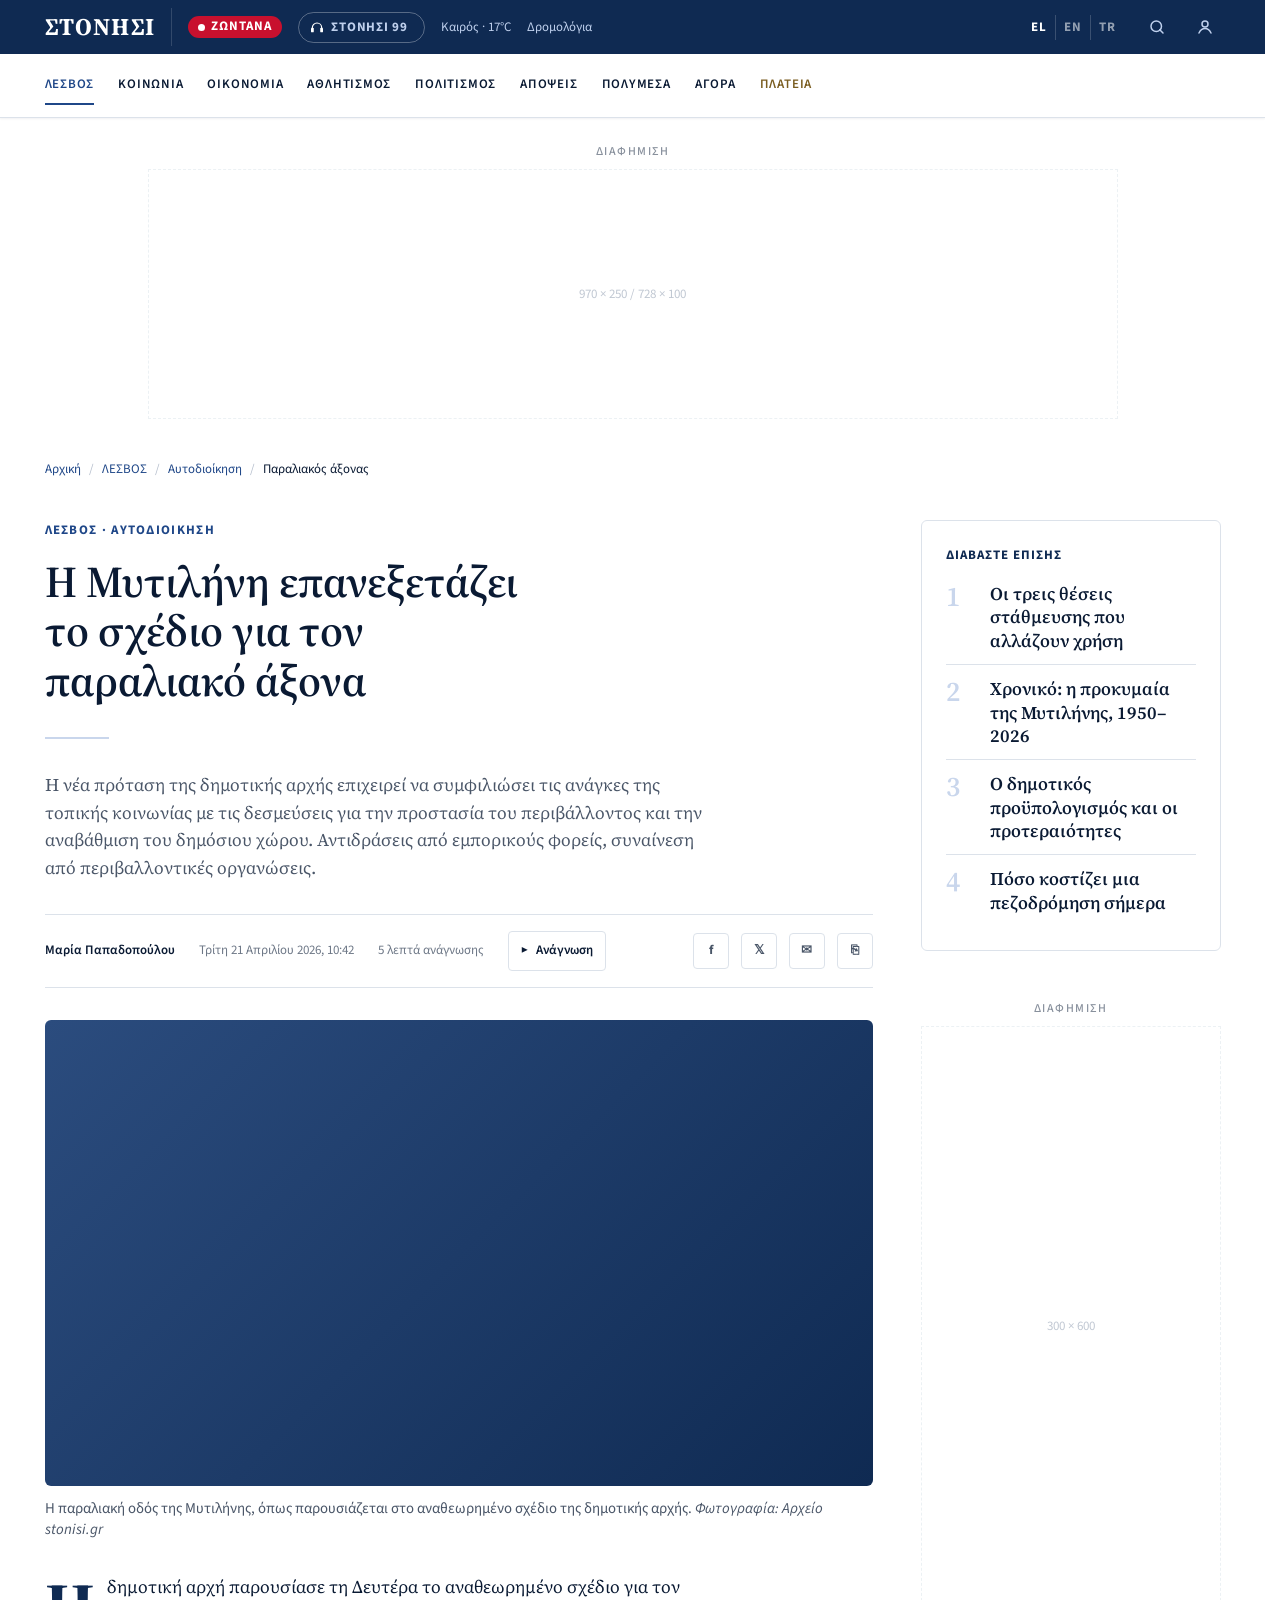
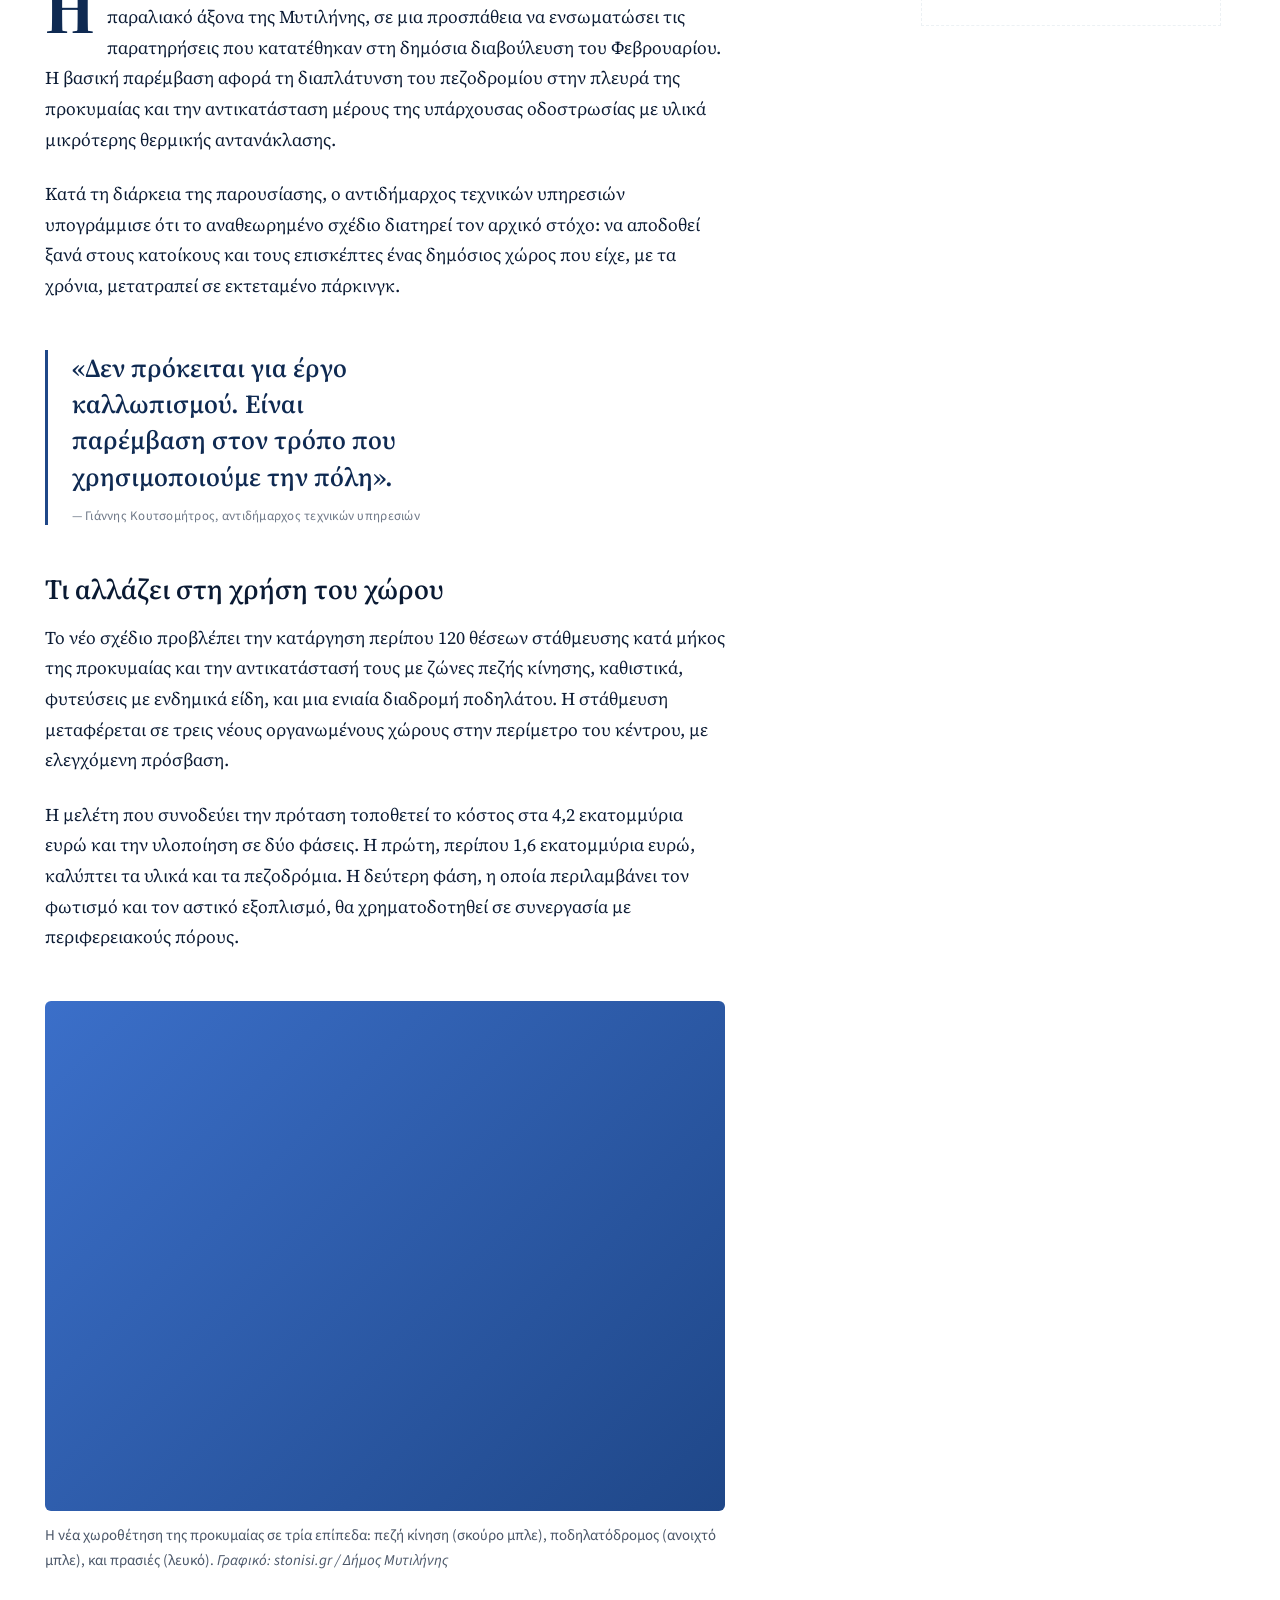
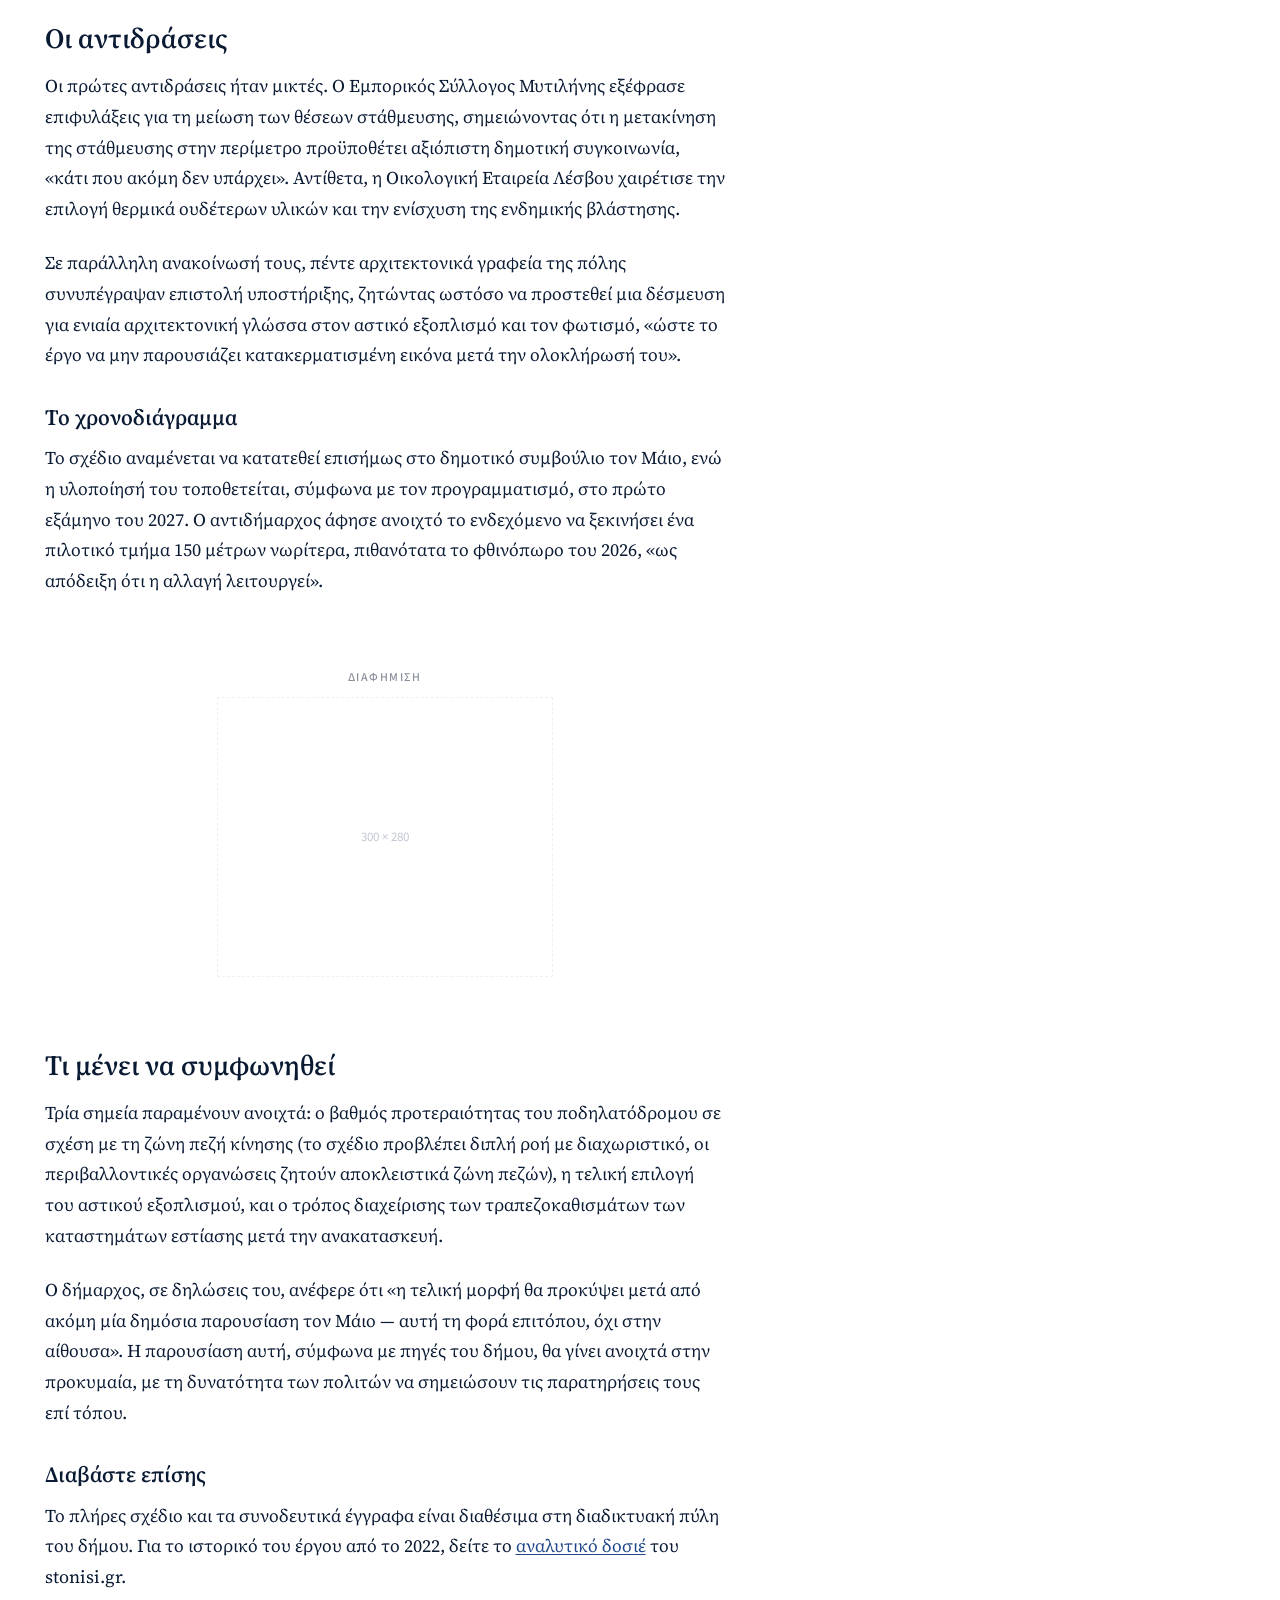
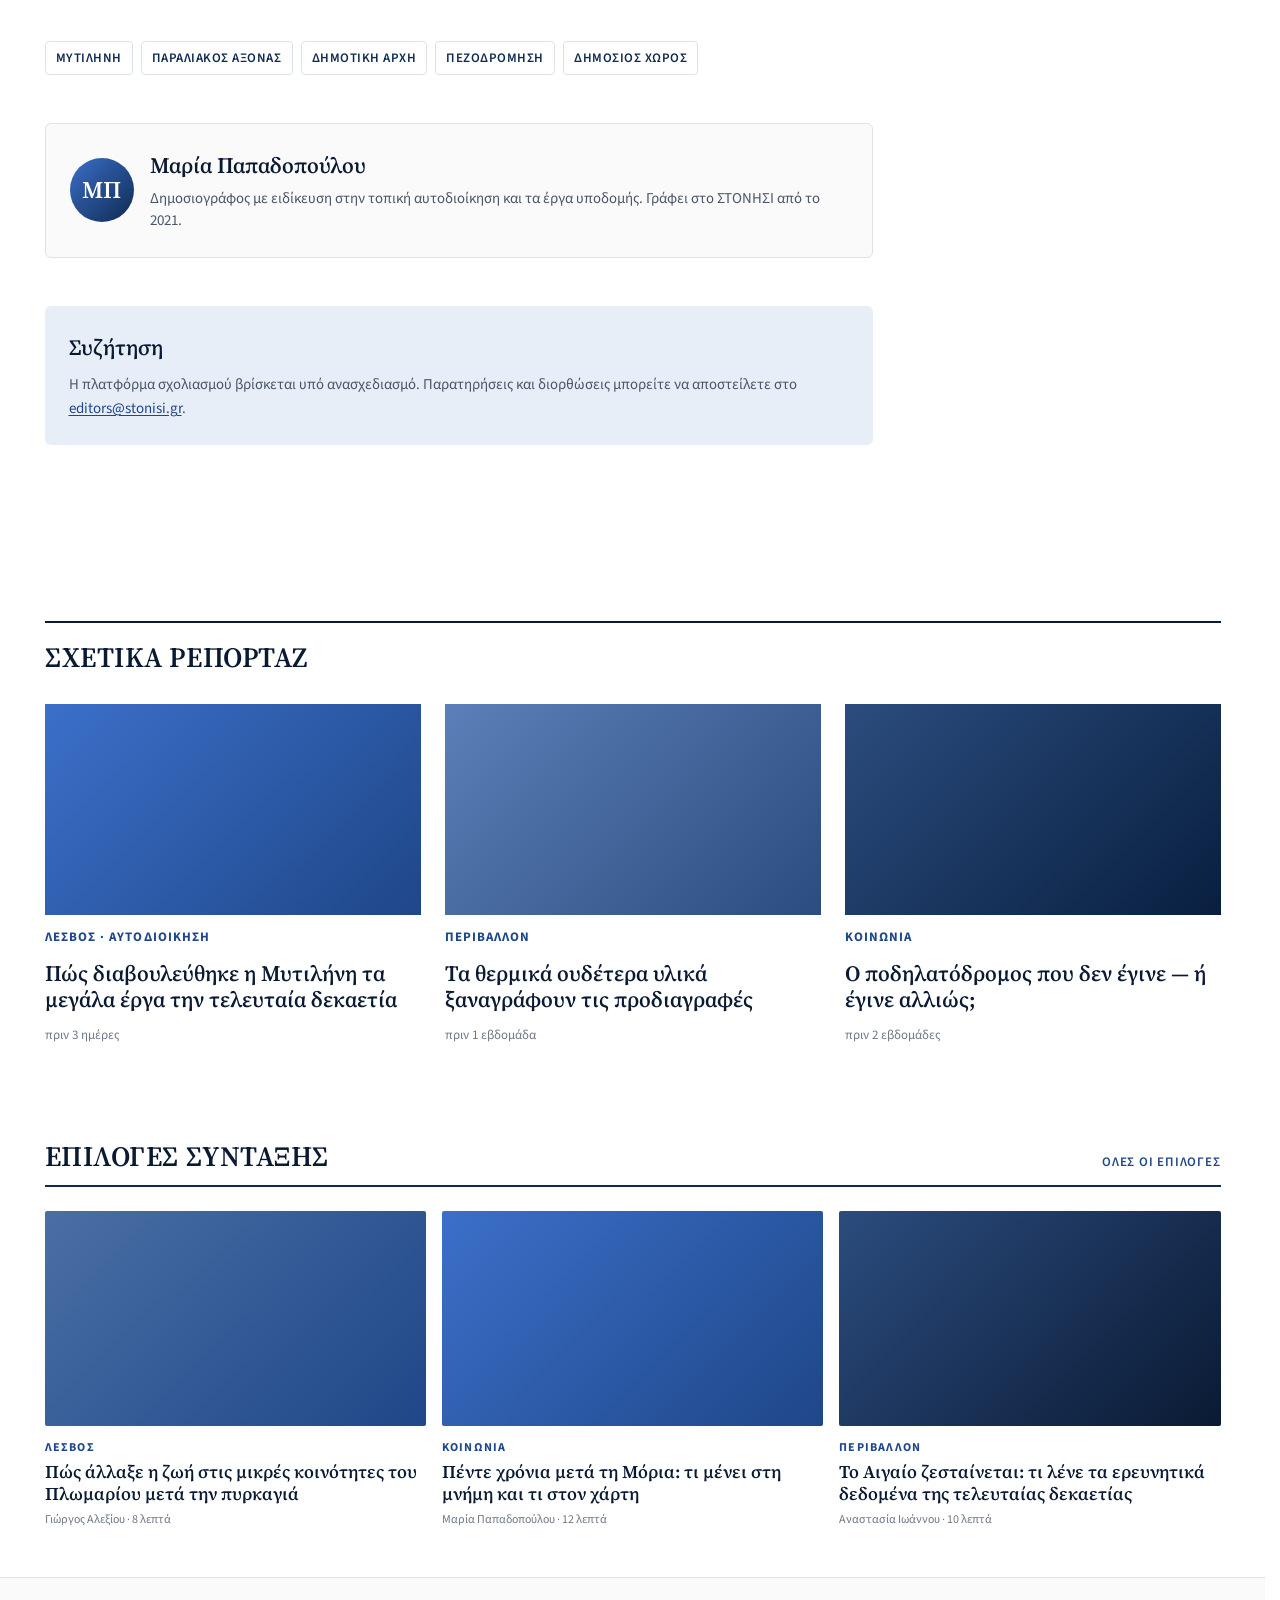
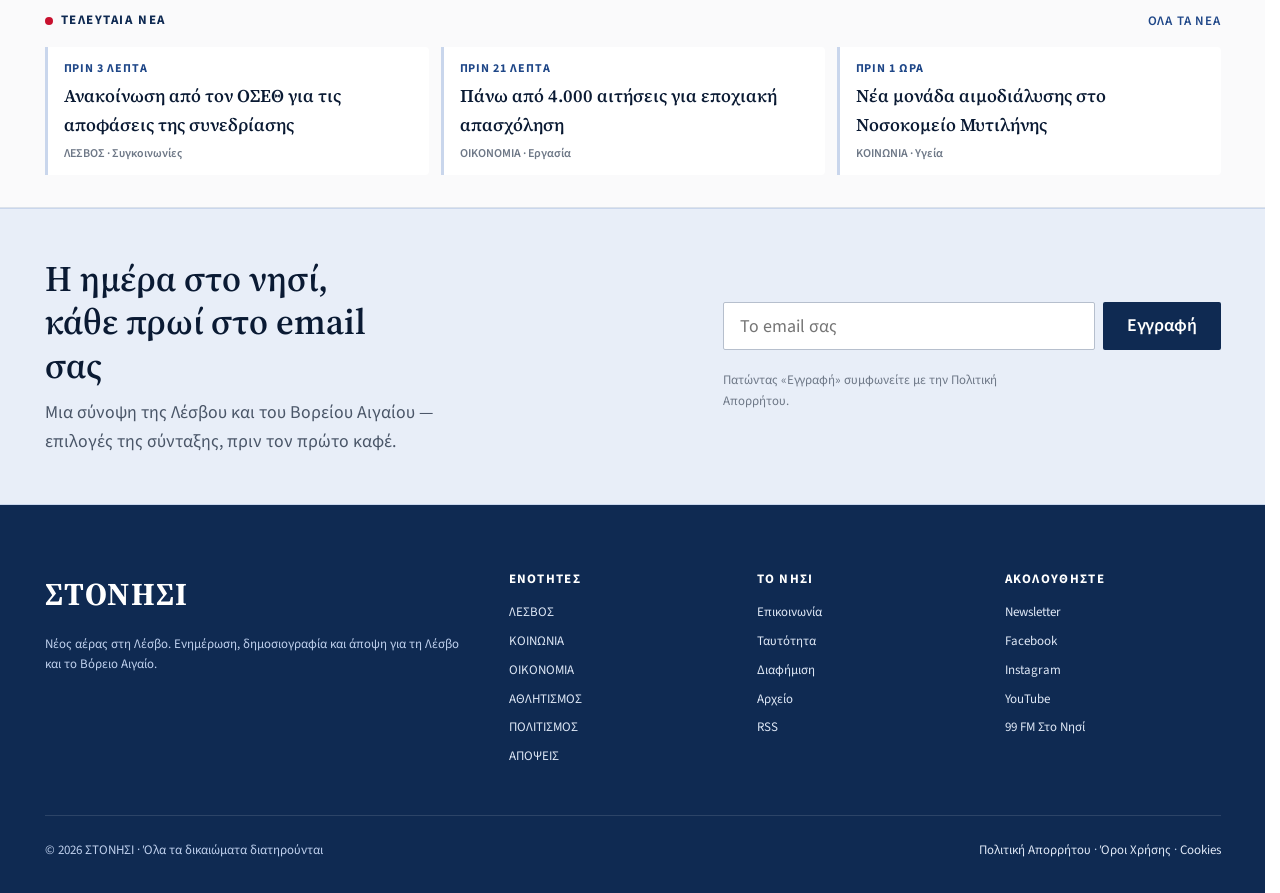
<file: demo/gr.stonisi/article.html>
<!doctype html>
<html lang="el">
<head>
  <meta charset="utf-8">
  <meta name="viewport" content="width=device-width, initial-scale=1">
  <title>ΣΤΟΝΗΣΙ — Η Μυτιλήνη επανεξετάζει το σχέδιο για τον παραλιακό άξονα</title>
  <meta name="description" content="Η νέα πρόταση της δημοτικής αρχής επιχειρεί να συμφιλιώσει τις ανάγκες της τοπικής κοινωνίας με τις δεσμεύσεις για την προστασία του περιβάλλοντος.">
  <link rel="preconnect" href="https://fonts.googleapis.com">
  <link rel="preconnect" href="https://fonts.gstatic.com" crossorigin>
  <link rel="preload" as="style" href="https://fonts.googleapis.com/css2?family=Source+Sans+3:wght@400;500;600;700&family=Source+Serif+4:opsz,wght@8..60,400;8..60,600;8..60,700&display=swap&subset=greek,greek-ext">
  <link href="https://fonts.googleapis.com/css2?family=Source+Sans+3:wght@400;500;600;700&family=Source+Serif+4:opsz,wght@8..60,400;8..60,600;8..60,700&display=swap&subset=greek,greek-ext" rel="stylesheet">
  <link rel="stylesheet" href="stonisi.css">
</head>
<body>
  <a class="skiplink" href="#main">Μετάβαση στο περιεχόμενο</a>

  <!-- MASTHEAD -->
  <header class="masthead" role="banner">
    <div class="masthead__strip">
      <div class="wrap">
        <button class="menu-toggle" type="button" aria-label="Άνοιγμα μενού" aria-expanded="false" aria-controls="mobile-menu" id="menu-open">
          <svg width="22" height="22" viewBox="0 0 22 22" fill="none" aria-hidden="true">
            <path d="M3 6h16M3 11h16M3 16h16" stroke="currentColor" stroke-width="2" stroke-linecap="round"/>
          </svg>
        </button>
        <a class="brand" href="index.html" aria-label="ΣΤΟΝΗΣΙ — Αρχική">ΣΤΟΝΗΣΙ</a>
        <a class="live-pill" href="#">Ζωντανά</a>
        <a class="radio-pill" href="#radio" aria-label="ΣΤΟΝΗΣΙ 99 FM — ζωντανή ραδιοφωνική εκπομπή">
          <svg class="radio-pill__icon" viewBox="0 0 24 24" aria-hidden="true">
            <path d="M5 13 a7 7 0 0 1 14 0" fill="none" stroke="currentColor" stroke-width="1.8" stroke-linecap="round"/>
            <rect x="3" y="13" width="4.2" height="7" rx="1.4" fill="currentColor"/>
            <rect x="16.8" y="13" width="4.2" height="7" rx="1.4" fill="currentColor"/>
          </svg>
          ΣΤΟΝΗΣΙ 99<span class="vh"> FM</span>
        </a>
        <nav class="strip-nav" aria-label="Δευτερεύουσα πλοήγηση">
          <a href="#">Καιρός · 17°C</a>
          <a href="#">Δρομολόγια</a>
        </nav>
        <span class="spacer"></span>
        <nav class="lang-switch" aria-label="Επιλογή γλώσσας">
          <a href="/" aria-current="page" lang="el" hreflang="el">EL</a>
          <a href="/en/" lang="en" hreflang="en">EN</a>
          <a href="/tr/" lang="tr" hreflang="tr">TR</a>
        </nav>
        <a class="strip-icon" href="#" aria-label="Αναζήτηση" title="Αναζήτηση">
          <svg viewBox="0 0 24 24" fill="none" stroke="currentColor" stroke-width="2" stroke-linecap="round" stroke-linejoin="round" aria-hidden="true">
            <circle cx="11" cy="11" r="7"/>
            <path d="M20 20l-4.3-4.3"/>
          </svg>
        </a>
        <a class="strip-icon" href="#" aria-label="Σύνδεση" title="Σύνδεση / Εγγραφή">
          <svg viewBox="0 0 24 24" fill="none" stroke="currentColor" stroke-width="2" stroke-linecap="round" stroke-linejoin="round" aria-hidden="true">
            <circle cx="12" cy="8" r="4"/>
            <path d="M4 20c1.8-4 5-6 8-6s6.2 2 8 6"/>
          </svg>
        </a>
      </div>
    </div>
    <nav class="masthead__nav" aria-label="Κύρια πλοήγηση">
      <div class="wrap">
        <a href="index.html" aria-current="page">ΛΕΣΒΟΣ</a>
        <a href="#">ΚΟΙΝΩΝΙΑ</a>
        <a href="#">ΟΙΚΟΝΟΜΙΑ</a>
        <a href="#">ΑΘΛΗΤΙΣΜΟΣ</a>
        <a href="#">ΠΟΛΙΤΙΣΜΟΣ</a>
        <a href="#">ΑΠΟΨΕΙΣ</a>
        <a href="#">ΠΟΛΥΜΕΣΑ</a>
        <a href="index.html#agora">ΑΓΟΡΑ</a>
        <a href="index.html#platia" style="color: #7A5D20;">ΠΛΑΤΕΙΑ</a>
      </div>
    </nav>
  </header>

  <!-- leaderboard -->
  <div class="ad" role="complementary" aria-label="Διαφήμιση">
    <span class="label">Διαφήμιση</span>
    <div class="ad__slot ad__slot--leaderboard">970 × 250 / 728 × 100</div>
  </div>

  <main id="main">
    <div class="wrap">

      <!-- BREADCRUMB -->
      <nav class="breadcrumb" aria-label="Πλοήγηση ιεραρχίας">
        <ol>
          <li><a href="index.html">Αρχική</a></li>
          <li><a href="#">ΛΕΣΒΟΣ</a></li>
          <li><a href="#">Αυτοδιοίκηση</a></li>
          <li aria-current="page">Παραλιακός άξονας</li>
        </ol>
      </nav>

      <!-- ARTICLE -->
      <article class="article" itemscope itemtype="https://schema.org/NewsArticle">
        <div class="layout-2col">

          <!-- MAIN COLUMN -->
          <div>
            <p class="article__kicker">ΛΕΣΒΟΣ · Αυτοδιοίκηση</p>
            <h1 class="article__title" itemprop="headline">Η Μυτιλήνη επανεξετάζει το σχέδιο για τον παραλιακό άξονα</h1>

            <hr class="article__pause" aria-hidden="true">

            <p class="article__standfirst" itemprop="description">Η νέα πρόταση της δημοτικής αρχής επιχειρεί να συμφιλιώσει τις ανάγκες της τοπικής κοινωνίας με τις δεσμεύσεις για την προστασία του περιβάλλοντος και την αναβάθμιση του δημόσιου χώρου. Αντιδράσεις από εμπορικούς φορείς, συναίνεση από περιβαλλοντικές οργανώσεις.</p>

            <div class="article__meta">
              <a class="author" href="#" rel="author">
                <span itemprop="author">Μαρία Παπαδοπούλου</span>
              </a>
              <time datetime="2026-04-21T10:42+03:00" itemprop="datePublished">
                Τρίτη 21 Απριλίου 2026, 10:42
              </time>
              <span>5 λεπτά ανάγνωσης</span>
              <button class="tts" type="button" aria-pressed="false" data-tts data-tts-target=".article__body" aria-label="Ακούστε την ανάγνωση του άρθρου">
                <span class="tts__icon-play" aria-hidden="true">▶</span>
                <span class="tts__icon-pause" aria-hidden="true">❚❚</span>
                <span class="tts__label">Ανάγνωση</span>
              </button>
              <div class="share" aria-label="Κοινοποίηση">
                <a href="#" aria-label="Κοινοποίηση στο Facebook" title="Facebook">f</a>
                <a href="#" aria-label="Κοινοποίηση στο X" title="X">𝕏</a>
                <a href="#" aria-label="Κοινοποίηση με email" title="Email">✉</a>
                <a href="#" aria-label="Αντιγραφή συνδέσμου" title="Αντιγραφή">⎘</a>
              </div>
            </div>

            <!-- lead image -->
            <figure class="article__hero">
              <div class="image" role="img" aria-label="Άποψη της προκυμαίας της Μυτιλήνης, με το λιμάνι στο βάθος"></div>
              <figcaption class="caption">Η παραλιακή οδός της Μυτιλήνης, όπως παρουσιάζεται στο αναθεωρημένο σχέδιο της δημοτικής αρχής. <em>Φωτογραφία: Αρχείο stonisi.gr</em></figcaption>
            </figure>

            <div class="article__body" itemprop="articleBody">

              <p>Η δημοτική αρχή παρουσίασε τη Δευτέρα το αναθεωρημένο σχέδιο για τον παραλιακό άξονα της Μυτιλήνης, σε μια προσπάθεια να ενσωματώσει τις παρατηρήσεις που κατατέθηκαν στη δημόσια διαβούλευση του Φεβρουαρίου. Η βασική παρέμβαση αφορά τη διαπλάτυνση του πεζοδρομίου στην πλευρά της προκυμαίας και την αντικατάσταση μέρους της υπάρχουσας οδοστρωσίας με υλικά μικρότερης θερμικής αντανάκλασης.</p>

              <p>Κατά τη διάρκεια της παρουσίασης, ο αντιδήμαρχος τεχνικών υπηρεσιών υπογράμμισε ότι το αναθεωρημένο σχέδιο διατηρεί τον αρχικό στόχο: να αποδοθεί ξανά στους κατοίκους και τους επισκέπτες ένας δημόσιος χώρος που είχε, με τα χρόνια, μετατραπεί σε εκτεταμένο πάρκινγκ.</p>

              <blockquote>
                «Δεν πρόκειται για έργο καλλωπισμού. Είναι παρέμβαση στον τρόπο που χρησιμοποιούμε την πόλη».
                <cite>— Γιάννης Κουτσομήτρος, αντιδήμαρχος τεχνικών υπηρεσιών</cite>
              </blockquote>

              <h2>Τι αλλάζει στη χρήση του χώρου</h2>

              <p>Το νέο σχέδιο προβλέπει την κατάργηση περίπου 120 θέσεων στάθμευσης κατά μήκος της προκυμαίας και την αντικατάστασή τους με ζώνες πεζής κίνησης, καθιστικά, φυτεύσεις με ενδημικά είδη, και μια ενιαία διαδρομή ποδηλάτου. Η στάθμευση μεταφέρεται σε τρεις νέους οργανωμένους χώρους στην περίμετρο του κέντρου, με ελεγχόμενη πρόσβαση.</p>

              <p>Η μελέτη που συνοδεύει την πρόταση τοποθετεί το κόστος στα 4,2 εκατομμύρια ευρώ και την υλοποίηση σε δύο φάσεις. Η πρώτη, περίπου 1,6 εκατομμύρια ευρώ, καλύπτει τα υλικά και τα πεζοδρόμια. Η δεύτερη φάση, η οποία περιλαμβάνει τον φωτισμό και τον αστικό εξοπλισμό, θα χρηματοδοτηθεί σε συνεργασία με περιφερειακούς πόρους.</p>

              <figure class="inline-image">
                <div class="image" role="img" aria-label="Διάγραμμα της νέας χωροθέτησης της προκυμαίας"></div>
                <figcaption class="caption">Η νέα χωροθέτηση της προκυμαίας σε τρία επίπεδα: πεζή κίνηση (σκούρο μπλε), ποδηλατόδρομος (ανοιχτό μπλε), και πρασιές (λευκό). <em>Γραφικό: stonisi.gr / Δήμος Μυτιλήνης</em></figcaption>
              </figure>

              <h2>Οι αντιδράσεις</h2>

              <p>Οι πρώτες αντιδράσεις ήταν μικτές. Ο Εμπορικός Σύλλογος Μυτιλήνης εξέφρασε επιφυλάξεις για τη μείωση των θέσεων στάθμευσης, σημειώνοντας ότι η μετακίνηση της στάθμευσης στην περίμετρο προϋποθέτει αξιόπιστη δημοτική συγκοινωνία, «κάτι που ακόμη δεν υπάρχει». Αντίθετα, η Οικολογική Εταιρεία Λέσβου χαιρέτισε την επιλογή θερμικά ουδέτερων υλικών και την ενίσχυση της ενδημικής βλάστησης.</p>

              <p>Σε παράλληλη ανακοίνωσή τους, πέντε αρχιτεκτονικά γραφεία της πόλης συνυπέγραψαν επιστολή υποστήριξης, ζητώντας ωστόσο να προστεθεί μια δέσμευση για ενιαία αρχιτεκτονική γλώσσα στον αστικό εξοπλισμό και τον φωτισμό, «ώστε το έργο να μην παρουσιάζει κατακερματισμένη εικόνα μετά την ολοκλήρωσή του».</p>

              <h3>Το χρονοδιάγραμμα</h3>

              <p>Το σχέδιο αναμένεται να κατατεθεί επισήμως στο δημοτικό συμβούλιο τον Μάιο, ενώ η υλοποίησή του τοποθετείται, σύμφωνα με τον προγραμματισμό, στο πρώτο εξάμηνο του 2027. Ο αντιδήμαρχος άφησε ανοιχτό το ενδεχόμενο να ξεκινήσει ένα πιλοτικό τμήμα 150 μέτρων νωρίτερα, πιθανότατα το φθινόπωρο του 2026, «ως απόδειξη ότι η αλλαγή λειτουργεί».</p>

              <!-- in-article MPU -->
              <div class="ad" role="complementary" aria-label="Διαφήμιση" style="margin: var(--sp-7) 0;">
                <span class="label">Διαφήμιση</span>
                <div class="ad__slot ad__slot--mpu">300 × 280</div>
              </div>

              <h2>Τι μένει να συμφωνηθεί</h2>

              <p>Τρία σημεία παραμένουν ανοιχτά: ο βαθμός προτεραιότητας του ποδηλατόδρομου σε σχέση με τη ζώνη πεζή κίνησης (το σχέδιο προβλέπει διπλή ροή με διαχωριστικό, οι περιβαλλοντικές οργανώσεις ζητούν αποκλειστικά ζώνη πεζών), η τελική επιλογή του αστικού εξοπλισμού, και ο τρόπος διαχείρισης των τραπεζοκαθισμάτων των καταστημάτων εστίασης μετά την ανακατασκευή.</p>

              <p>Ο δήμαρχος, σε δηλώσεις του, ανέφερε ότι «η τελική μορφή θα προκύψει μετά από ακόμη μία δημόσια παρουσίαση τον Μάιο — αυτή τη φορά επιτόπου, όχι στην αίθουσα». Η παρουσίαση αυτή, σύμφωνα με πηγές του δήμου, θα γίνει ανοιχτά στην προκυμαία, με τη δυνατότητα των πολιτών να σημειώσουν τις παρατηρήσεις τους επί τόπου.</p>

              <h3>Διαβάστε επίσης</h3>

              <p>Το πλήρες σχέδιο και τα συνοδευτικά έγγραφα είναι διαθέσιμα στη διαδικτυακή πύλη του δήμου. Για το ιστορικό του έργου από το 2022, δείτε το <a href="#">αναλυτικό δοσιέ</a> του stonisi.gr.</p>

            </div>

            <!-- tags -->
            <div class="article__tags" aria-label="Ετικέτες">
              <a href="#">Μυτιλήνη</a>
              <a href="#">Παραλιακός άξονας</a>
              <a href="#">Δημοτική αρχή</a>
              <a href="#">Πεζοδρόμηση</a>
              <a href="#">Δημόσιος χώρος</a>
            </div>

            <!-- author card -->
            <aside class="author-card" aria-label="Η συντάκτρια">
              <div class="avatar" aria-hidden="true">ΜΠ</div>
              <div>
                <p class="name">Μαρία Παπαδοπούλου</p>
                <p class="bio">Δημοσιογράφος με ειδίκευση στην τοπική αυτοδιοίκηση και τα έργα υποδομής. Γράφει στο ΣΤΟΝΗΣΙ από το 2021.</p>
              </div>
            </aside>

            <!-- discussion placeholder -->
            <section class="discussion" aria-label="Συζήτηση">
              <h3>Συζήτηση</h3>
              <p>Η πλατφόρμα σχολιασμού βρίσκεται υπό ανασχεδιασμό. Παρατηρήσεις και διορθώσεις μπορείτε να αποστείλετε στο <a href="mailto:editors@stonisi.gr">editors@stonisi.gr</a>.</p>
            </section>

          </div>

          <!-- SIDEBAR -->
          <aside class="sidebar" aria-label="Δευτερεύον περιεχόμενο">
            <div class="sticky" style="display: flex; flex-direction: column; gap: var(--sp-5);">
              <div class="popular" aria-labelledby="popular-h">
                <h3 id="popular-h">Διαβάστε επίσης</h3>
                <ol>
                  <li><a href="#">Οι τρεις θέσεις στάθμευσης που αλλάζουν χρήση</a></li>
                  <li><a href="#">Χρονικό: η προκυμαία της Μυτιλήνης, 1950–2026</a></li>
                  <li><a href="#">Ο δημοτικός προϋπολογισμός και οι προτεραιότητες</a></li>
                  <li><a href="#">Πόσο κοστίζει μια πεζοδρόμηση σήμερα</a></li>
                </ol>
              </div>
              <div class="ad">
                <span class="label">Διαφήμιση</span>
                <div class="ad__slot ad__slot--sidebar">300 × 600</div>
              </div>
            </div>
          </aside>

        </div>
      </article>

      <!-- RELATED -->
      <section class="section" style="border-bottom: 0;" aria-labelledby="related-h">
        <header class="related-header">
          <h2 id="related-h">Σχετικά ρεπορτάζ</h2>
        </header>
        <div class="grid-3">
          <a href="#" class="card">
            <div class="card__img p2" role="img" aria-label="Δημοτικό συμβούλιο"></div>
            <span class="card__kicker">ΛΕΣΒΟΣ · Αυτοδιοίκηση</span>
            <h3 class="card__title">Πώς διαβουλεύθηκε η Μυτιλήνη τα μεγάλα έργα την τελευταία δεκαετία</h3>
            <span class="card__meta">πριν 3 ημέρες</span>
          </a>
          <a href="#" class="card">
            <div class="card__img p3" role="img" aria-label="Προκυμαία"></div>
            <span class="card__kicker">ΠΕΡΙΒΑΛΛΟΝ</span>
            <h3 class="card__title">Τα θερμικά ουδέτερα υλικά ξαναγράφουν τις προδιαγραφές</h3>
            <span class="card__meta">πριν 1 εβδομάδα</span>
          </a>
          <a href="#" class="card">
            <div class="card__img p4" role="img" aria-label="Ποδηλατόδρομος"></div>
            <span class="card__kicker">ΚΟΙΝΩΝΙΑ</span>
            <h3 class="card__title">Ο ποδηλατόδρομος που δεν έγινε — ή έγινε αλλιώς;</h3>
            <span class="card__meta">πριν 2 εβδομάδες</span>
          </a>
        </div>
      </section>

    </div>

    <!-- EDITOR'S PICKS -->
    <section class="editor-picks" aria-labelledby="picks-h">
      <div class="wrap">
        <header class="editor-picks__head">
          <h2 id="picks-h">Επιλογές σύνταξης</h2>
          <a href="index.html#editor-picks" style="font-family: var(--sans); font-weight: 600; font-size: var(--fs-meta); letter-spacing: 0.06em; text-transform: uppercase; color: var(--brand-link); text-decoration: none;">Όλες οι επιλογές</a>
        </header>
        <div class="editor-picks__grid">
          <a href="#" class="pick-card">
            <div class="pick-card__img" style="background: linear-gradient(135deg, #4A6FA5, #1F4788);" role="img" aria-label="Πλωμάρι"></div>
            <div>
              <span class="pick-card__kicker">ΛΕΣΒΟΣ</span>
              <h3 class="pick-card__title">Πώς άλλαξε η ζωή στις μικρές κοινότητες του Πλωμαρίου μετά την πυρκαγιά</h3>
              <span class="pick-card__meta">Γιώργος Αλεξίου · 8 λεπτά</span>
            </div>
          </a>
          <a href="#" class="pick-card">
            <div class="pick-card__img" style="background: linear-gradient(135deg, #3B6FC9, #1F4788);" role="img" aria-label="Προσφυγικό"></div>
            <div>
              <span class="pick-card__kicker">ΚΟΙΝΩΝΙΑ</span>
              <h3 class="pick-card__title">Πέντε χρόνια μετά τη Μόρια: τι μένει στη μνήμη και τι στον χάρτη</h3>
              <span class="pick-card__meta">Μαρία Παπαδοπούλου · 12 λεπτά</span>
            </div>
          </a>
          <a href="#" class="pick-card">
            <div class="pick-card__img" style="background: linear-gradient(135deg, #2B4C7E, #0A1A33);" role="img" aria-label="Αιγαίο"></div>
            <div>
              <span class="pick-card__kicker">ΠΕΡΙΒΑΛΛΟΝ</span>
              <h3 class="pick-card__title">Το Αιγαίο ζεσταίνεται: τι λένε τα ερευνητικά δεδομένα της τελευταίας δεκαετίας</h3>
              <span class="pick-card__meta">Αναστασία Ιωάννου · 10 λεπτά</span>
            </div>
          </a>
        </div>
      </div>
    </section>

    <!-- MOST RECENT -->
    <section class="latest" aria-labelledby="latest-h">
      <div class="wrap">
        <header class="latest__head">
          <h2 id="latest-h">Τελευταία νέα</h2>
          <a href="index.html" style="font-family: var(--sans); font-weight: 600; font-size: var(--fs-meta); letter-spacing: 0.06em; text-transform: uppercase; color: var(--brand-link); text-decoration: none;">Όλα τα νέα</a>
        </header>
        <ol class="latest__list">
          <li class="latest__item">
            <time class="latest__time" datetime="2026-04-21T11:18">Πριν 3 λεπτά</time>
            <a class="latest__link" href="#">Ανακοίνωση από τον ΟΣΕΘ για τις αποφάσεις της συνεδρίασης</a>
            <span class="latest__section">ΛΕΣΒΟΣ · Συγκοινωνίες</span>
          </li>
          <li class="latest__item">
            <time class="latest__time" datetime="2026-04-21T11:00">Πριν 21 λεπτά</time>
            <a class="latest__link" href="#">Πάνω από 4.000 αιτήσεις για εποχιακή απασχόληση</a>
            <span class="latest__section">ΟΙΚΟΝΟΜΙΑ · Εργασία</span>
          </li>
          <li class="latest__item">
            <time class="latest__time" datetime="2026-04-21T10:05">Πριν 1 ώρα</time>
            <a class="latest__link" href="#">Νέα μονάδα αιμοδιάλυσης στο Νοσοκομείο Μυτιλήνης</a>
            <span class="latest__section">ΚΟΙΝΩΝΙΑ · Υγεία</span>
          </li>
        </ol>
      </div>
    </section>

    <!-- NEWSLETTER -->
    <section class="newsletter" id="newsletter" aria-labelledby="nl-h">
      <div class="wrap">
        <div>
          <h2 id="nl-h">Η ημέρα στο νησί, κάθε πρωί στο email σας</h2>
          <p>Μια σύνοψη της Λέσβου και του Βορείου Αιγαίου — επιλογές της σύνταξης, πριν τον πρώτο καφέ.</p>
        </div>
        <form onsubmit="event.preventDefault(); document.getElementById('nl-status').textContent='Ευχαριστούμε — σας στείλαμε email επιβεβαίωσης.'; this.reset();" novalidate>
          <label class="vh" for="nl-email">Διεύθυνση email</label>
          <input id="nl-email" name="email" type="email" placeholder="Το email σας" required autocomplete="email">
          <button class="btn-primary" type="submit">Εγγραφή</button>
          <p class="consent">Πατώντας «Εγγραφή» συμφωνείτε με την Πολιτική Απορρήτου.</p>
          <p id="nl-status" role="status" aria-live="polite"></p>
        </form>
      </div>
    </section>

  </main>

  <footer class="site-footer" role="contentinfo">
    <div class="wrap">
      <div class="site-footer__cols">
        <div class="site-footer__brand">
          <span class="logo">ΣΤΟΝΗΣΙ</span>
          <p>Νέος αέρας στη Λέσβο. Ενημέρωση, δημοσιογραφία και άποψη για τη Λέσβο και το Βόρειο Αιγαίο.</p>
        </div>
        <div>
          <h4>Ενότητες</h4>
          <ul>
            <li><a href="index.html">ΛΕΣΒΟΣ</a></li>
            <li><a href="#">ΚΟΙΝΩΝΙΑ</a></li>
            <li><a href="#">ΟΙΚΟΝΟΜΙΑ</a></li>
            <li><a href="#">ΑΘΛΗΤΙΣΜΟΣ</a></li>
            <li><a href="#">ΠΟΛΙΤΙΣΜΟΣ</a></li>
            <li><a href="#">ΑΠΟΨΕΙΣ</a></li>
          </ul>
        </div>
        <div>
          <h4>Το νησί</h4>
          <ul>
            <li><a href="#">Επικοινωνία</a></li>
            <li><a href="#">Ταυτότητα</a></li>
            <li><a href="#">Διαφήμιση</a></li>
            <li><a href="#">Αρχείο</a></li>
            <li><a href="#">RSS</a></li>
          </ul>
        </div>
        <div>
          <h4>Ακολουθήστε</h4>
          <ul>
            <li><a href="#">Newsletter</a></li>
            <li><a href="#">Facebook</a></li>
            <li><a href="#">Instagram</a></li>
            <li><a href="#">YouTube</a></li>
            <li><a href="#">99 FM Στο Νησί</a></li>
          </ul>
        </div>
      </div>
      <div class="site-footer__legal">
        <span>© 2026 ΣΤΟΝΗΣΙ · Όλα τα δικαιώματα διατηρούνται</span>
        <nav aria-label="Νομικά"><a href="#">Πολιτική Απορρήτου</a> · <a href="#">Όροι Χρήσης</a> · <a href="#">Cookies</a></nav>
      </div>
    </div>
  </footer>

  <dialog class="mobile-menu" id="mobile-menu" aria-label="Μενού">
    <div class="mobile-menu__head">
      <span style="font-family: var(--serif); font-weight: 700; font-size: 1.5rem; color: var(--brand); letter-spacing: 0.04em;">ΣΤΟΝΗΣΙ</span>
      <button class="mobile-menu__close" type="button" id="menu-close" aria-label="Κλείσιμο μενού">×</button>
    </div>
    <nav aria-label="Κύρια πλοήγηση (κινητό)">
      <ul>
        <li><a href="index.html">ΛΕΣΒΟΣ</a></li>
        <li><a href="#">ΚΟΙΝΩΝΙΑ</a></li>
        <li><a href="#">ΟΙΚΟΝΟΜΙΑ</a></li>
        <li><a href="#">ΑΘΛΗΤΙΣΜΟΣ</a></li>
        <li><a href="#">ΠΟΛΙΤΙΣΜΟΣ</a></li>
        <li><a href="#">ΑΠΟΨΕΙΣ</a></li>
        <li><a href="#">ΠΟΛΥΜΕΣΑ</a></li>
        <li><a href="#">ΑΡΧΕΙΟ</a></li>
      </ul>
    </nav>
  </dialog>

  <script src="stonisi.js" defer></script>
</body>
</html>
</file>
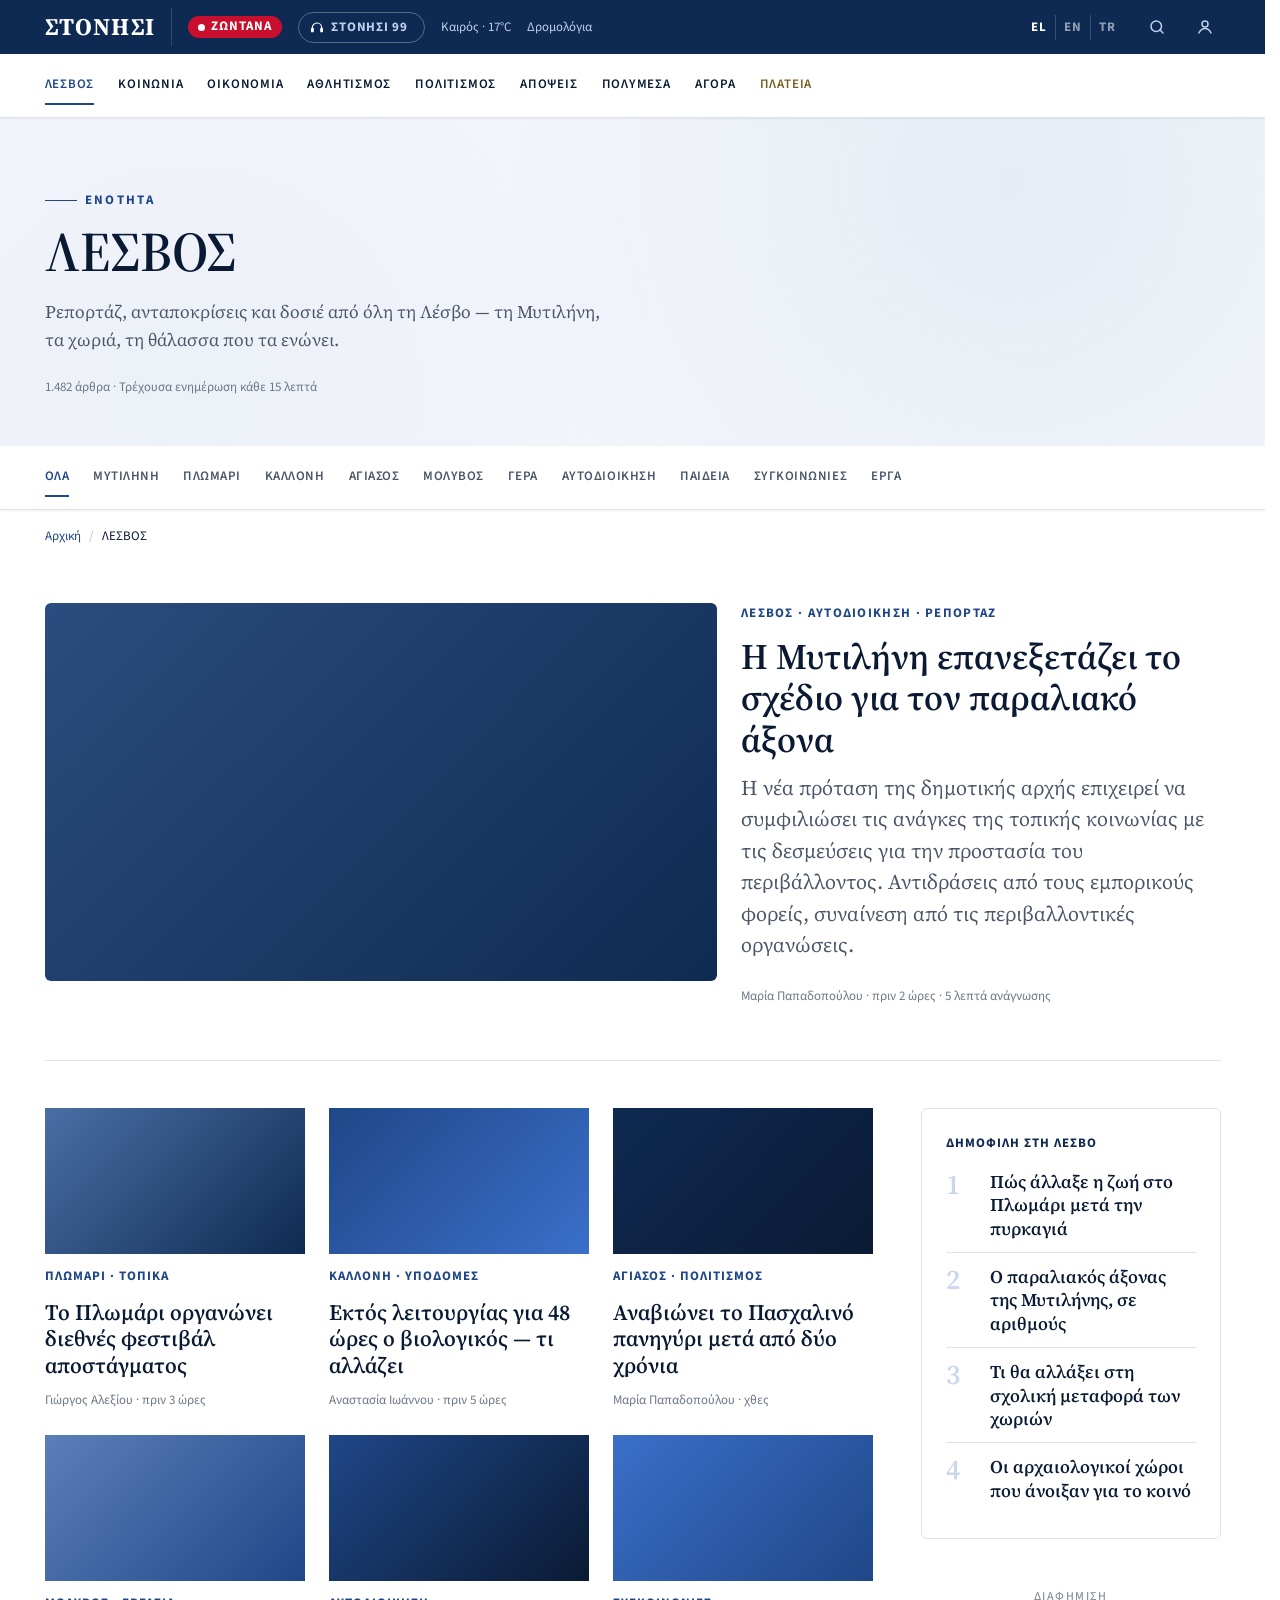
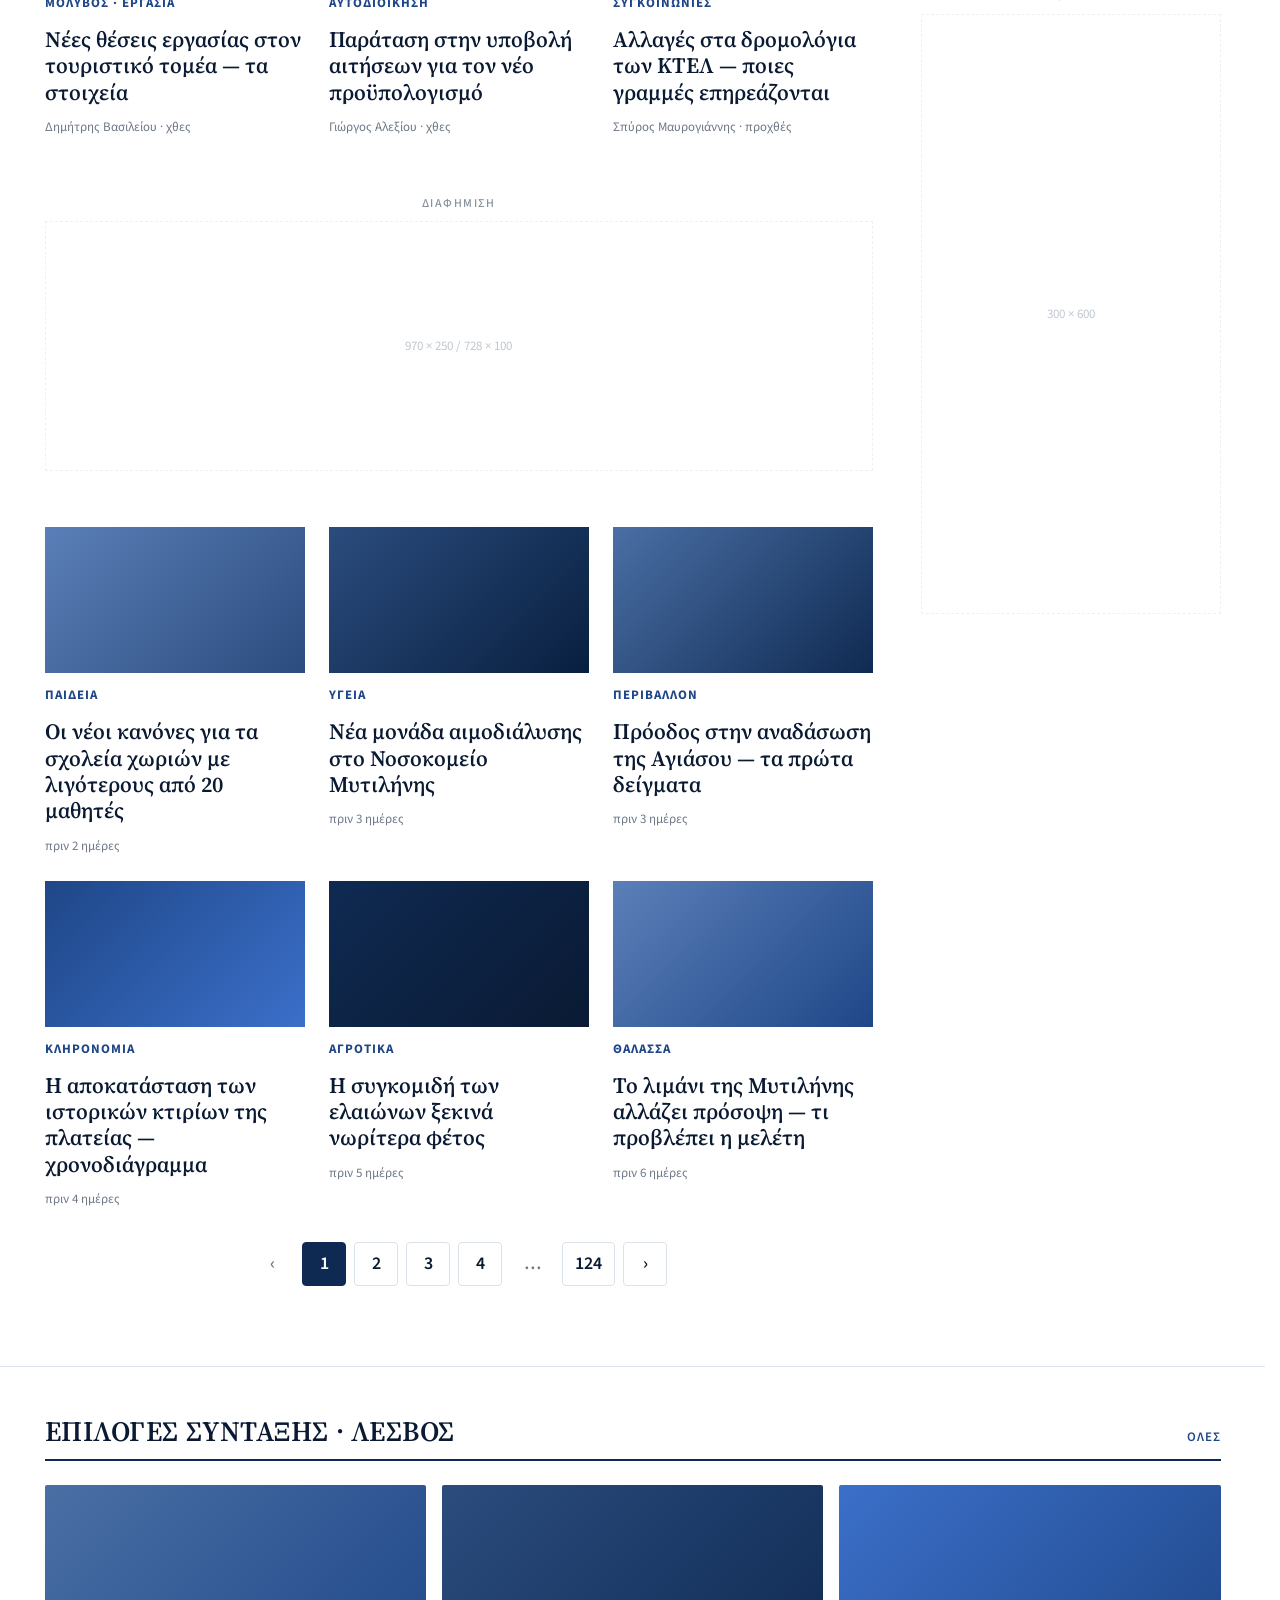
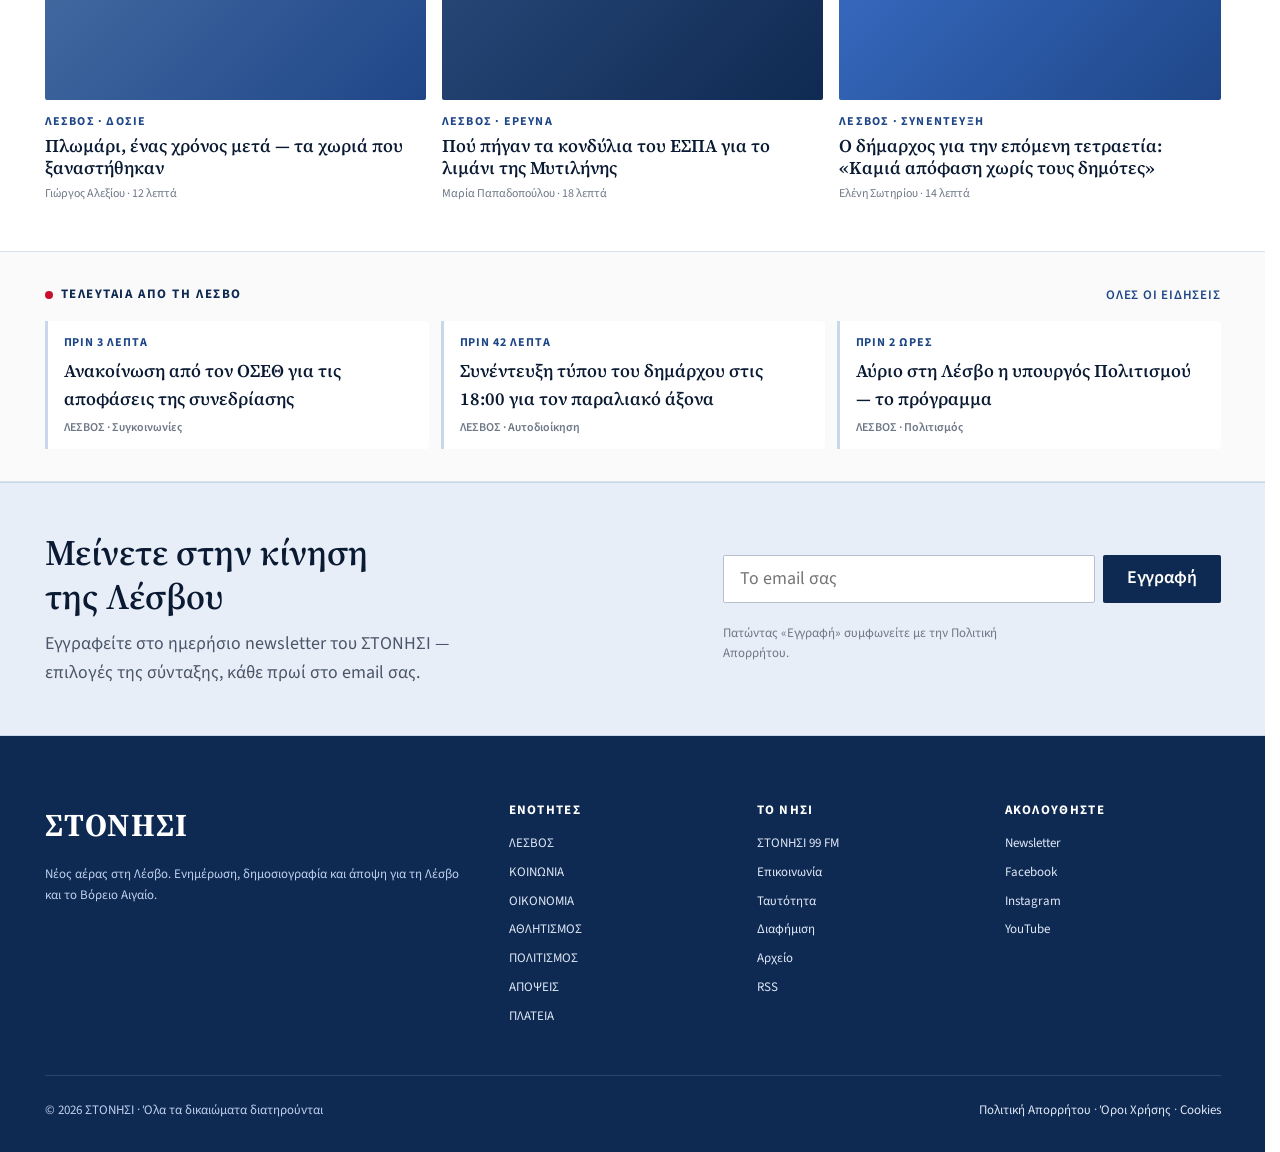
<file: demo/gr.stonisi/category.html>
<!doctype html>
<html lang="el">
<head>
  <meta charset="utf-8">
  <meta name="viewport" content="width=device-width, initial-scale=1">
  <title>ΣΤΟΝΗΣΙ — ΛΕΣΒΟΣ</title>
  <meta name="description" content="Ρεπορτάζ, ανταποκρίσεις και δοσιέ από τη Λέσβο και το Βόρειο Αιγαίο.">
  <link rel="preconnect" href="https://fonts.googleapis.com">
  <link rel="preconnect" href="https://fonts.gstatic.com" crossorigin>
  <link rel="preload" as="style" href="https://fonts.googleapis.com/css2?family=Source+Sans+3:wght@400;500;600;700&family=Source+Serif+4:opsz,wght@8..60,400;8..60,600;8..60,700&display=swap&subset=greek,greek-ext">
  <link href="https://fonts.googleapis.com/css2?family=Source+Sans+3:wght@400;500;600;700&family=Source+Serif+4:opsz,wght@8..60,400;8..60,600;8..60,700&display=swap&subset=greek,greek-ext" rel="stylesheet">
  <link rel="stylesheet" href="stonisi.css">
</head>
<body>
  <a class="skiplink" href="#main">Μετάβαση στο περιεχόμενο</a>

  <!-- MASTHEAD -->
  <header class="masthead" role="banner">
    <div class="masthead__strip">
      <div class="wrap">
        <button class="menu-toggle" type="button" aria-label="Άνοιγμα μενού" aria-expanded="false" aria-controls="mobile-menu" id="menu-open">
          <svg width="22" height="22" viewBox="0 0 22 22" fill="none" aria-hidden="true">
            <path d="M3 6h16M3 11h16M3 16h16" stroke="currentColor" stroke-width="2" stroke-linecap="round"/>
          </svg>
        </button>
        <a class="brand" href="index.html" aria-label="ΣΤΟΝΗΣΙ — Αρχική">ΣΤΟΝΗΣΙ</a>
        <a class="live-pill" href="#">Ζωντανά</a>
        <a class="radio-pill" href="#radio" aria-label="ΣΤΟΝΗΣΙ 99 FM — ζωντανή ραδιοφωνική εκπομπή">
          <svg class="radio-pill__icon" viewBox="0 0 24 24" aria-hidden="true">
            <path d="M5 13 a7 7 0 0 1 14 0" fill="none" stroke="currentColor" stroke-width="1.8" stroke-linecap="round"/>
            <rect x="3" y="13" width="4.2" height="7" rx="1.4" fill="currentColor"/>
            <rect x="16.8" y="13" width="4.2" height="7" rx="1.4" fill="currentColor"/>
          </svg>
          ΣΤΟΝΗΣΙ 99<span class="vh"> FM</span>
        </a>
        <nav class="strip-nav" aria-label="Δευτερεύουσα πλοήγηση">
          <a href="#">Καιρός · 17°C</a>
          <a href="#">Δρομολόγια</a>
        </nav>
        <span class="spacer"></span>
        <nav class="lang-switch" aria-label="Επιλογή γλώσσας">
          <a href="/" aria-current="page" lang="el" hreflang="el">EL</a>
          <a href="/en/" lang="en" hreflang="en">EN</a>
          <a href="/tr/" lang="tr" hreflang="tr">TR</a>
        </nav>
        <a class="strip-icon" href="#" aria-label="Αναζήτηση" title="Αναζήτηση">
          <svg viewBox="0 0 24 24" fill="none" stroke="currentColor" stroke-width="2" stroke-linecap="round" stroke-linejoin="round" aria-hidden="true">
            <circle cx="11" cy="11" r="7"/>
            <path d="M20 20l-4.3-4.3"/>
          </svg>
        </a>
        <a class="strip-icon" href="#" aria-label="Σύνδεση" title="Σύνδεση / Εγγραφή">
          <svg viewBox="0 0 24 24" fill="none" stroke="currentColor" stroke-width="2" stroke-linecap="round" stroke-linejoin="round" aria-hidden="true">
            <circle cx="12" cy="8" r="4"/>
            <path d="M4 20c1.8-4 5-6 8-6s6.2 2 8 6"/>
          </svg>
        </a>
      </div>
    </div>
    <nav class="masthead__nav" aria-label="Κύρια πλοήγηση">
      <div class="wrap">
        <a href="category.html" aria-current="page">ΛΕΣΒΟΣ</a>
        <a href="#">ΚΟΙΝΩΝΙΑ</a>
        <a href="#">ΟΙΚΟΝΟΜΙΑ</a>
        <a href="#">ΑΘΛΗΤΙΣΜΟΣ</a>
        <a href="#">ΠΟΛΙΤΙΣΜΟΣ</a>
        <a href="#">ΑΠΟΨΕΙΣ</a>
        <a href="#">ΠΟΛΥΜΕΣΑ</a>
        <a href="index.html#agora">ΑΓΟΡΑ</a>
        <a href="index.html#platia" style="color: #7A5D20;">ΠΛΑΤΕΙΑ</a>
      </div>
    </nav>
  </header>

  <main id="main">

    <!-- CATEGORY HERO -->
    <section class="category-hero" aria-labelledby="cat-h">
      <div class="wrap">
        <p class="category-hero__label">Ενότητα</p>
        <h1 id="cat-h" class="category-hero__title">ΛΕΣΒΟΣ</h1>
        <p class="category-hero__description">Ρεπορτάζ, ανταποκρίσεις και δοσιέ από όλη τη Λέσβο — τη Μυτιλήνη, τα χωριά, τη θάλασσα που τα ενώνει.</p>
        <p class="category-hero__meta">
          <span>1.482 άρθρα · Τρέχουσα ενημέρωση κάθε 15 λεπτά</span>
        </p>
      </div>
    </section>

    <!-- TOPIC SUB-NAV (filters within the category) -->
    <nav class="category-sub" aria-label="Θέματα Λέσβου">
      <div class="wrap">
        <a href="#" aria-current="page">Όλα</a>
        <a href="#">Μυτιλήνη</a>
        <a href="#">Πλωμάρι</a>
        <a href="#">Καλλονή</a>
        <a href="#">Αγιάσος</a>
        <a href="#">Μόλυβος</a>
        <a href="#">Γέρα</a>
        <a href="#">Αυτοδιοίκηση</a>
        <a href="#">Παιδεία</a>
        <a href="#">Συγκοινωνίες</a>
        <a href="#">Έργα</a>
      </div>
    </nav>

    <!-- BREADCRUMB -->
    <div class="wrap">
      <nav class="breadcrumb" aria-label="Πλοήγηση ιεραρχίας">
        <ol>
          <li><a href="index.html">Αρχική</a></li>
          <li aria-current="page">ΛΕΣΒΟΣ</li>
        </ol>
      </nav>
    </div>

    <!-- FEATURED STORY FOR THE CATEGORY -->
    <div class="wrap">
      <section class="category-featured" aria-label="Κύριο θέμα της ενότητας">
        <a href="article.html" class="card" style="padding: 0; margin: 0;" aria-hidden="true" tabindex="-1">
          <div class="category-featured__img" role="img" aria-label="Προκυμαία Μυτιλήνης"></div>
        </a>
        <div class="category-featured__body">
          <p class="category-featured__kicker">ΛΕΣΒΟΣ · Αυτοδιοίκηση · Ρεπορτάζ</p>
          <h2 class="category-featured__title"><a href="article.html" style="color: inherit; text-decoration: none;">Η Μυτιλήνη επανεξετάζει το σχέδιο για τον παραλιακό άξονα</a></h2>
          <p class="category-featured__standfirst">Η νέα πρόταση της δημοτικής αρχής επιχειρεί να συμφιλιώσει τις ανάγκες της τοπικής κοινωνίας με τις δεσμεύσεις για την προστασία του περιβάλλοντος. Αντιδράσεις από τους εμπορικούς φορείς, συναίνεση από τις περιβαλλοντικές οργανώσεις.</p>
          <p class="category-featured__meta">Μαρία Παπαδοπούλου · πριν 2 ώρες · 5 λεπτά ανάγνωσης</p>
        </div>
      </section>
    </div>

    <!-- MAIN GRID + SIDEBAR -->
    <section class="section">
      <div class="wrap">
        <div class="layout-2col">
          <div>
            <div class="grid-3">
              <a href="#" class="card">
                <div class="card__img p5" role="img" aria-label="Πλωμάρι"></div>
                <span class="card__kicker">ΠΛΩΜΑΡΙ · Τοπικά</span>
                <h3 class="card__title">Το Πλωμάρι οργανώνει διεθνές φεστιβάλ αποστάγματος</h3>
                <span class="card__meta">Γιώργος Αλεξίου · πριν 3 ώρες</span>
              </a>
              <a href="#" class="card">
                <div class="card__img p6" role="img" aria-label="Καλλονή"></div>
                <span class="card__kicker">ΚΑΛΛΟΝΗ · Υποδομές</span>
                <h3 class="card__title">Εκτός λειτουργίας για 48 ώρες ο βιολογικός — τι αλλάζει</h3>
                <span class="card__meta">Αναστασία Ιωάννου · πριν 5 ώρες</span>
              </a>
              <a href="#" class="card">
                <div class="card__img p7" role="img" aria-label="Αγιάσος"></div>
                <span class="card__kicker">ΑΓΙΑΣΟΣ · Πολιτισμός</span>
                <h3 class="card__title">Αναβιώνει το Πασχαλινό πανηγύρι μετά από δύο χρόνια</h3>
                <span class="card__meta">Μαρία Παπαδοπούλου · χθες</span>
              </a>
              <a href="#" class="card">
                <div class="card__img p8" role="img" aria-label="Μόλυβος"></div>
                <span class="card__kicker">ΜΟΛΥΒΟΣ · Εργασία</span>
                <h3 class="card__title">Νέες θέσεις εργασίας στον τουριστικό τομέα — τα στοιχεία</h3>
                <span class="card__meta">Δημήτρης Βασιλείου · χθες</span>
              </a>
              <a href="#" class="card">
                <div class="card__img p1" role="img" aria-label="Αυτοδιοίκηση"></div>
                <span class="card__kicker">ΑΥΤΟΔΙΟΙΚΗΣΗ</span>
                <h3 class="card__title">Παράταση στην υποβολή αιτήσεων για τον νέο προϋπολογισμό</h3>
                <span class="card__meta">Γιώργος Αλεξίου · χθες</span>
              </a>
              <a href="#" class="card">
                <div class="card__img p2" role="img" aria-label="Συγκοινωνίες"></div>
                <span class="card__kicker">ΣΥΓΚΟΙΝΩΝΙΕΣ</span>
                <h3 class="card__title">Αλλαγές στα δρομολόγια των ΚΤΕΛ — ποιες γραμμές επηρεάζονται</h3>
                <span class="card__meta">Σπύρος Μαυρογιάννης · προχθές</span>
              </a>
            </div>

            <!-- in-grid ad -->
            <div class="ad" style="margin: var(--sp-6) 0;">
              <span class="label">Διαφήμιση</span>
              <div class="ad__slot ad__slot--leaderboard">970 × 250 / 728 × 100</div>
            </div>

            <div class="grid-3">
              <a href="#" class="card">
                <div class="card__img p3" role="img" aria-label="Παιδεία"></div>
                <span class="card__kicker">ΠΑΙΔΕΙΑ</span>
                <h3 class="card__title">Οι νέοι κανόνες για τα σχολεία χωριών με λιγότερους από 20 μαθητές</h3>
                <span class="card__meta">πριν 2 ημέρες</span>
              </a>
              <a href="#" class="card">
                <div class="card__img p4" role="img" aria-label="Υγεία"></div>
                <span class="card__kicker">ΥΓΕΙΑ</span>
                <h3 class="card__title">Νέα μονάδα αιμοδιάλυσης στο Νοσοκομείο Μυτιλήνης</h3>
                <span class="card__meta">πριν 3 ημέρες</span>
              </a>
              <a href="#" class="card">
                <div class="card__img p5" role="img" aria-label="Περιβάλλον"></div>
                <span class="card__kicker">ΠΕΡΙΒΑΛΛΟΝ</span>
                <h3 class="card__title">Πρόοδος στην αναδάσωση της Αγιάσου — τα πρώτα δείγματα</h3>
                <span class="card__meta">πριν 3 ημέρες</span>
              </a>
              <a href="#" class="card">
                <div class="card__img p6" role="img" aria-label="Ιστορικά κτίρια"></div>
                <span class="card__kicker">ΚΛΗΡΟΝΟΜΙΑ</span>
                <h3 class="card__title">Η αποκατάσταση των ιστορικών κτιρίων της πλατείας — χρονοδιάγραμμα</h3>
                <span class="card__meta">πριν 4 ημέρες</span>
              </a>
              <a href="#" class="card">
                <div class="card__img p7" role="img" aria-label="Αγροτικά"></div>
                <span class="card__kicker">ΑΓΡΟΤΙΚΑ</span>
                <h3 class="card__title">Η συγκομιδή των ελαιώνων ξεκινά νωρίτερα φέτος</h3>
                <span class="card__meta">πριν 5 ημέρες</span>
              </a>
              <a href="#" class="card">
                <div class="card__img p8" role="img" aria-label="Θάλασσα"></div>
                <span class="card__kicker">ΘΑΛΑΣΣΑ</span>
                <h3 class="card__title">Το λιμάνι της Μυτιλήνης αλλάζει πρόσοψη — τι προβλέπει η μελέτη</h3>
                <span class="card__meta">πριν 6 ημέρες</span>
              </a>
            </div>

            <!-- PAGINATION -->
            <nav class="pagination" aria-label="Σελίδες αποτελεσμάτων">
              <span class="ellipsis">‹</span>
              <a href="#" aria-current="page">1</a>
              <a href="#">2</a>
              <a href="#">3</a>
              <a href="#">4</a>
              <span class="ellipsis">…</span>
              <a href="#">124</a>
              <a href="#" aria-label="Επόμενη σελίδα">›</a>
            </nav>
          </div>

          <!-- SIDEBAR -->
          <aside class="sidebar" aria-label="Δευτερεύον περιεχόμενο">
            <div class="sticky" style="display: flex; flex-direction: column; gap: var(--sp-5);">
              <div class="popular" aria-labelledby="popular-h">
                <h3 id="popular-h">Δημοφιλή στη Λέσβο</h3>
                <ol>
                  <li><a href="#">Πώς άλλαξε η ζωή στο Πλωμάρι μετά την πυρκαγιά</a></li>
                  <li><a href="#">Ο παραλιακός άξονας της Μυτιλήνης, σε αριθμούς</a></li>
                  <li><a href="#">Τι θα αλλάξει στη σχολική μεταφορά των χωριών</a></li>
                  <li><a href="#">Οι αρχαιολογικοί χώροι που άνοιξαν για το κοινό</a></li>
                </ol>
              </div>
              <div class="ad">
                <span class="label">Διαφήμιση</span>
                <div class="ad__slot ad__slot--sidebar">300 × 600</div>
              </div>
            </div>
          </aside>
        </div>
      </div>
    </section>

    <!-- EDITOR'S PICKS FOR THIS CATEGORY -->
    <section class="editor-picks" aria-labelledby="picks-h">
      <div class="wrap">
        <header class="editor-picks__head">
          <h2 id="picks-h">Επιλογές σύνταξης · Λέσβος</h2>
          <a href="#" style="font-family: var(--sans); font-weight: 600; font-size: var(--fs-meta); letter-spacing: 0.06em; text-transform: uppercase; color: var(--brand-link); text-decoration: none;">Όλες</a>
        </header>
        <div class="editor-picks__grid">
          <a href="#" class="pick-card">
            <div class="pick-card__img" style="background: linear-gradient(135deg, #4A6FA5, #1F4788);" role="img" aria-label="Πλωμάρι"></div>
            <div>
              <span class="pick-card__kicker">ΛΕΣΒΟΣ · Δοσιέ</span>
              <h3 class="pick-card__title">Πλωμάρι, ένας χρόνος μετά — τα χωριά που ξαναστήθηκαν</h3>
              <span class="pick-card__meta">Γιώργος Αλεξίου · 12 λεπτά</span>
            </div>
          </a>
          <a href="#" class="pick-card">
            <div class="pick-card__img" style="background: linear-gradient(135deg, #2B4C7E, #0F2A52);" role="img" aria-label="Λιμάνι"></div>
            <div>
              <span class="pick-card__kicker">ΛΕΣΒΟΣ · Έρευνα</span>
              <h3 class="pick-card__title">Πού πήγαν τα κονδύλια του ΕΣΠΑ για το λιμάνι της Μυτιλήνης</h3>
              <span class="pick-card__meta">Μαρία Παπαδοπούλου · 18 λεπτά</span>
            </div>
          </a>
          <a href="#" class="pick-card">
            <div class="pick-card__img" style="background: linear-gradient(135deg, #3B6FC9, #1F4788);" role="img" aria-label="Συνεντεύξη"></div>
            <div>
              <span class="pick-card__kicker">ΛΕΣΒΟΣ · Συνέντευξη</span>
              <h3 class="pick-card__title">Ο δήμαρχος για την επόμενη τετραετία: «Καμιά απόφαση χωρίς τους δημότες»</h3>
              <span class="pick-card__meta">Ελένη Σωτηρίου · 14 λεπτά</span>
            </div>
          </a>
        </div>
      </div>
    </section>

    <!-- MOST RECENT IN CATEGORY -->
    <section class="latest" aria-labelledby="latest-h">
      <div class="wrap">
        <header class="latest__head">
          <h2 id="latest-h">Τελευταία από τη Λέσβο</h2>
          <a href="index.html" style="font-family: var(--sans); font-weight: 600; font-size: var(--fs-meta); letter-spacing: 0.06em; text-transform: uppercase; color: var(--brand-link); text-decoration: none;">Όλες οι ειδήσεις</a>
        </header>
        <ol class="latest__list">
          <li class="latest__item">
            <time class="latest__time" datetime="2026-04-21T11:18">Πριν 3 λεπτά</time>
            <a class="latest__link" href="#">Ανακοίνωση από τον ΟΣΕΘ για τις αποφάσεις της συνεδρίασης</a>
            <span class="latest__section">ΛΕΣΒΟΣ · Συγκοινωνίες</span>
          </li>
          <li class="latest__item">
            <time class="latest__time" datetime="2026-04-21T10:42">Πριν 42 λεπτά</time>
            <a class="latest__link" href="#">Συνέντευξη τύπου του δημάρχου στις 18:00 για τον παραλιακό άξονα</a>
            <span class="latest__section">ΛΕΣΒΟΣ · Αυτοδιοίκηση</span>
          </li>
          <li class="latest__item">
            <time class="latest__time" datetime="2026-04-21T09:15">Πριν 2 ώρες</time>
            <a class="latest__link" href="#">Αύριο στη Λέσβο η υπουργός Πολιτισμού — το πρόγραμμα</a>
            <span class="latest__section">ΛΕΣΒΟΣ · Πολιτισμός</span>
          </li>
        </ol>
      </div>
    </section>

    <!-- NEWSLETTER -->
    <section class="newsletter" id="newsletter" aria-labelledby="nl-h">
      <div class="wrap">
        <div>
          <h2 id="nl-h">Μείνετε στην κίνηση της Λέσβου</h2>
          <p>Εγγραφείτε στο ημερήσιο newsletter του ΣΤΟΝΗΣΙ — επιλογές της σύνταξης, κάθε πρωί στο email σας.</p>
        </div>
        <form onsubmit="event.preventDefault(); document.getElementById('nl-status').textContent='Ευχαριστούμε — σας στείλαμε email επιβεβαίωσης.'; this.reset();" novalidate>
          <label class="vh" for="nl-email">Διεύθυνση email</label>
          <input id="nl-email" name="email" type="email" placeholder="Το email σας" required autocomplete="email">
          <button class="btn-primary" type="submit">Εγγραφή</button>
          <p class="consent">Πατώντας «Εγγραφή» συμφωνείτε με την Πολιτική Απορρήτου.</p>
          <p id="nl-status" role="status" aria-live="polite"></p>
        </form>
      </div>
    </section>

  </main>

  <!-- FOOTER -->
  <footer class="site-footer" role="contentinfo">
    <div class="wrap">
      <div class="site-footer__cols">
        <div class="site-footer__brand">
          <span class="logo">ΣΤΟΝΗΣΙ</span>
          <p>Νέος αέρας στη Λέσβο. Ενημέρωση, δημοσιογραφία και άποψη για τη Λέσβο και το Βόρειο Αιγαίο.</p>
        </div>
        <div>
          <h4>Ενότητες</h4>
          <ul>
            <li><a href="category.html">ΛΕΣΒΟΣ</a></li>
            <li><a href="#">ΚΟΙΝΩΝΙΑ</a></li>
            <li><a href="#">ΟΙΚΟΝΟΜΙΑ</a></li>
            <li><a href="#">ΑΘΛΗΤΙΣΜΟΣ</a></li>
            <li><a href="#">ΠΟΛΙΤΙΣΜΟΣ</a></li>
            <li><a href="#">ΑΠΟΨΕΙΣ</a></li>
            <li><a href="index.html#platia">ΠΛΑΤΕΙΑ</a></li>
          </ul>
        </div>
        <div>
          <h4>Το νησί</h4>
          <ul>
            <li><a href="#">ΣΤΟΝΗΣΙ 99 FM</a></li>
            <li><a href="#">Επικοινωνία</a></li>
            <li><a href="#">Ταυτότητα</a></li>
            <li><a href="#">Διαφήμιση</a></li>
            <li><a href="#">Αρχείο</a></li>
            <li><a href="#">RSS</a></li>
          </ul>
        </div>
        <div>
          <h4>Ακολουθήστε</h4>
          <ul>
            <li><a href="#">Newsletter</a></li>
            <li><a href="#">Facebook</a></li>
            <li><a href="#">Instagram</a></li>
            <li><a href="#">YouTube</a></li>
          </ul>
        </div>
      </div>
      <div class="site-footer__legal">
        <span>© 2026 ΣΤΟΝΗΣΙ · Όλα τα δικαιώματα διατηρούνται</span>
        <nav aria-label="Νομικά"><a href="#">Πολιτική Απορρήτου</a> · <a href="#">Όροι Χρήσης</a> · <a href="#">Cookies</a></nav>
      </div>
    </div>
  </footer>

  <!-- MOBILE MENU -->
  <dialog class="mobile-menu" id="mobile-menu" aria-label="Μενού">
    <div class="mobile-menu__head">
      <span style="font-family: var(--serif); font-weight: 700; font-size: 1.5rem; color: var(--brand); letter-spacing: 0.04em;">ΣΤΟΝΗΣΙ</span>
      <button class="mobile-menu__close" type="button" id="menu-close" aria-label="Κλείσιμο μενού">×</button>
    </div>
    <nav aria-label="Κύρια πλοήγηση (κινητό)">
      <ul>
        <li><a href="category.html">ΛΕΣΒΟΣ</a></li>
        <li><a href="#">ΚΟΙΝΩΝΙΑ</a></li>
        <li><a href="#">ΟΙΚΟΝΟΜΙΑ</a></li>
        <li><a href="#">ΑΘΛΗΤΙΣΜΟΣ</a></li>
        <li><a href="#">ΠΟΛΙΤΙΣΜΟΣ</a></li>
        <li><a href="#">ΑΠΟΨΕΙΣ</a></li>
        <li><a href="#">ΠΟΛΥΜΕΣΑ</a></li>
        <li><a href="index.html#platia">ΠΛΑΤΕΙΑ</a></li>
        <li><a href="#">ΣΤΟΝΗΣΙ 99 FM</a></li>
      </ul>
    </nav>
  </dialog>

  <script src="stonisi.js" defer></script>
</body>
</html>
</file>
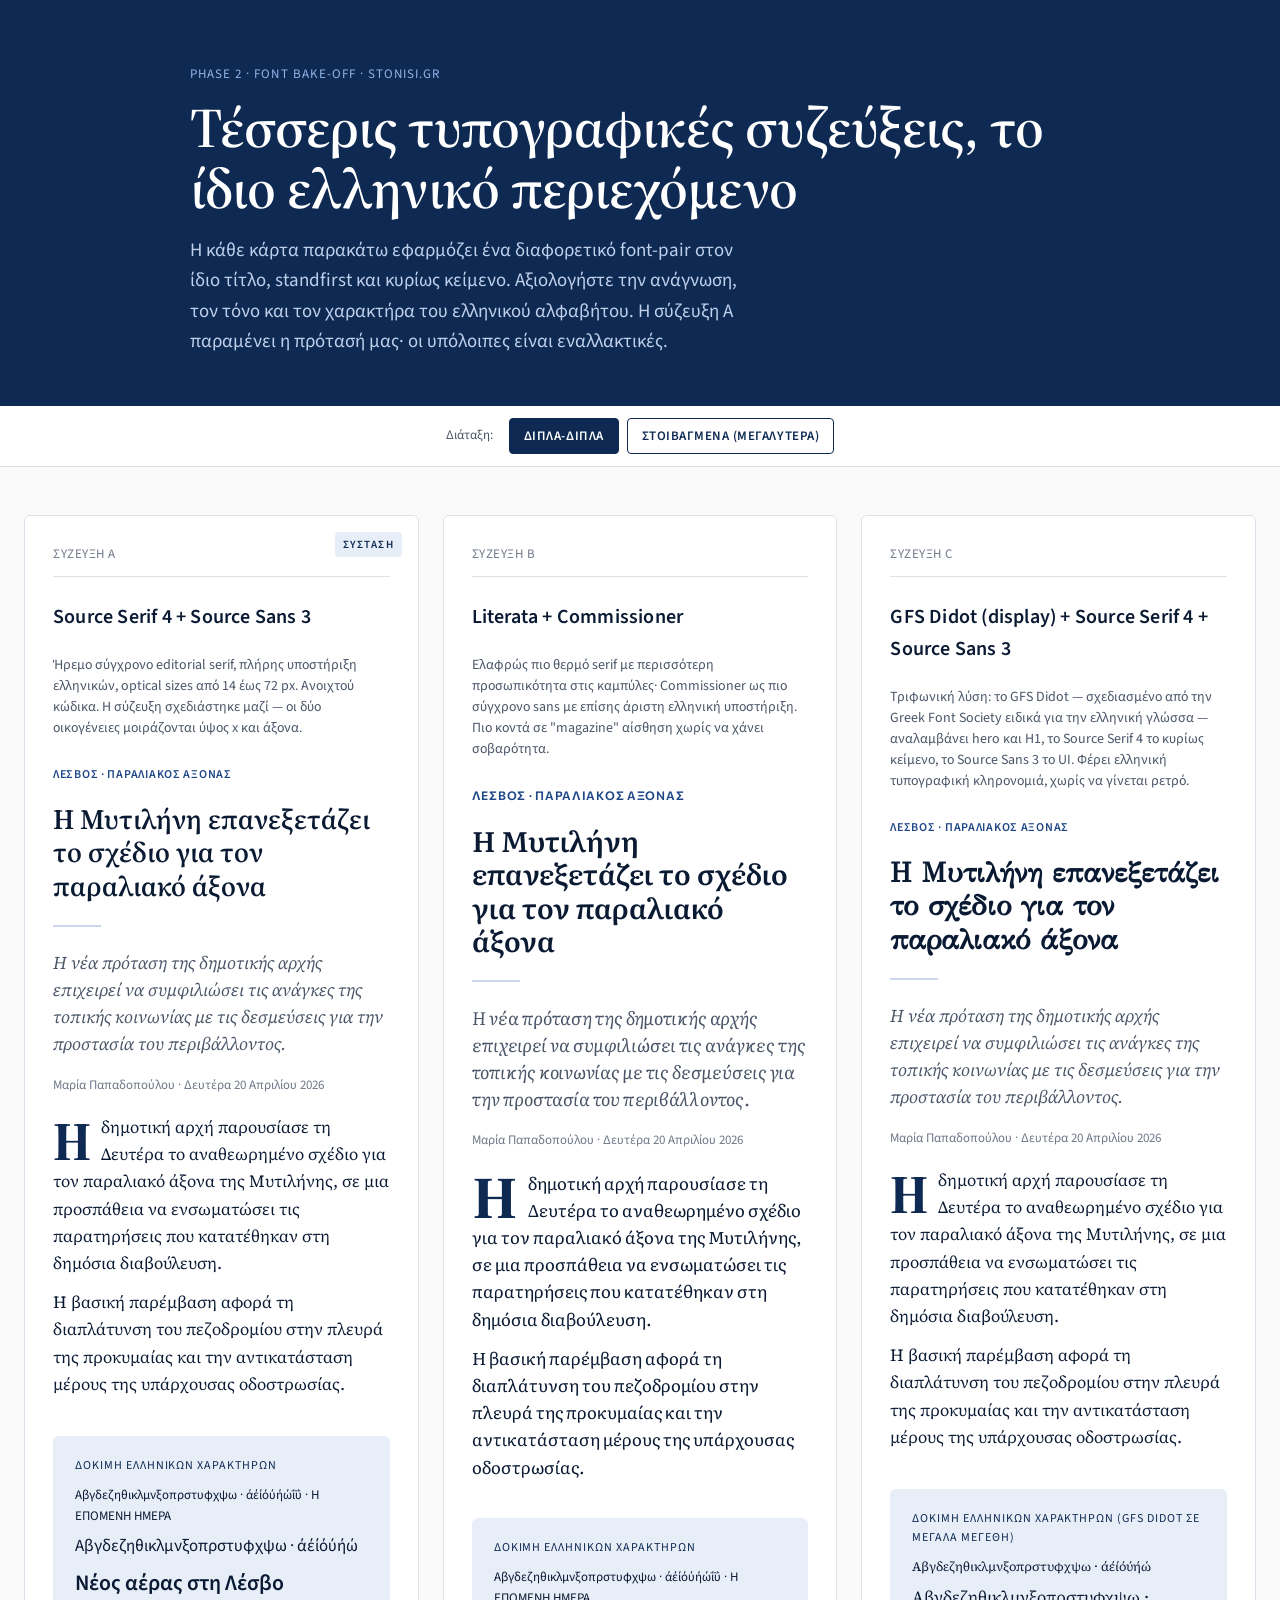
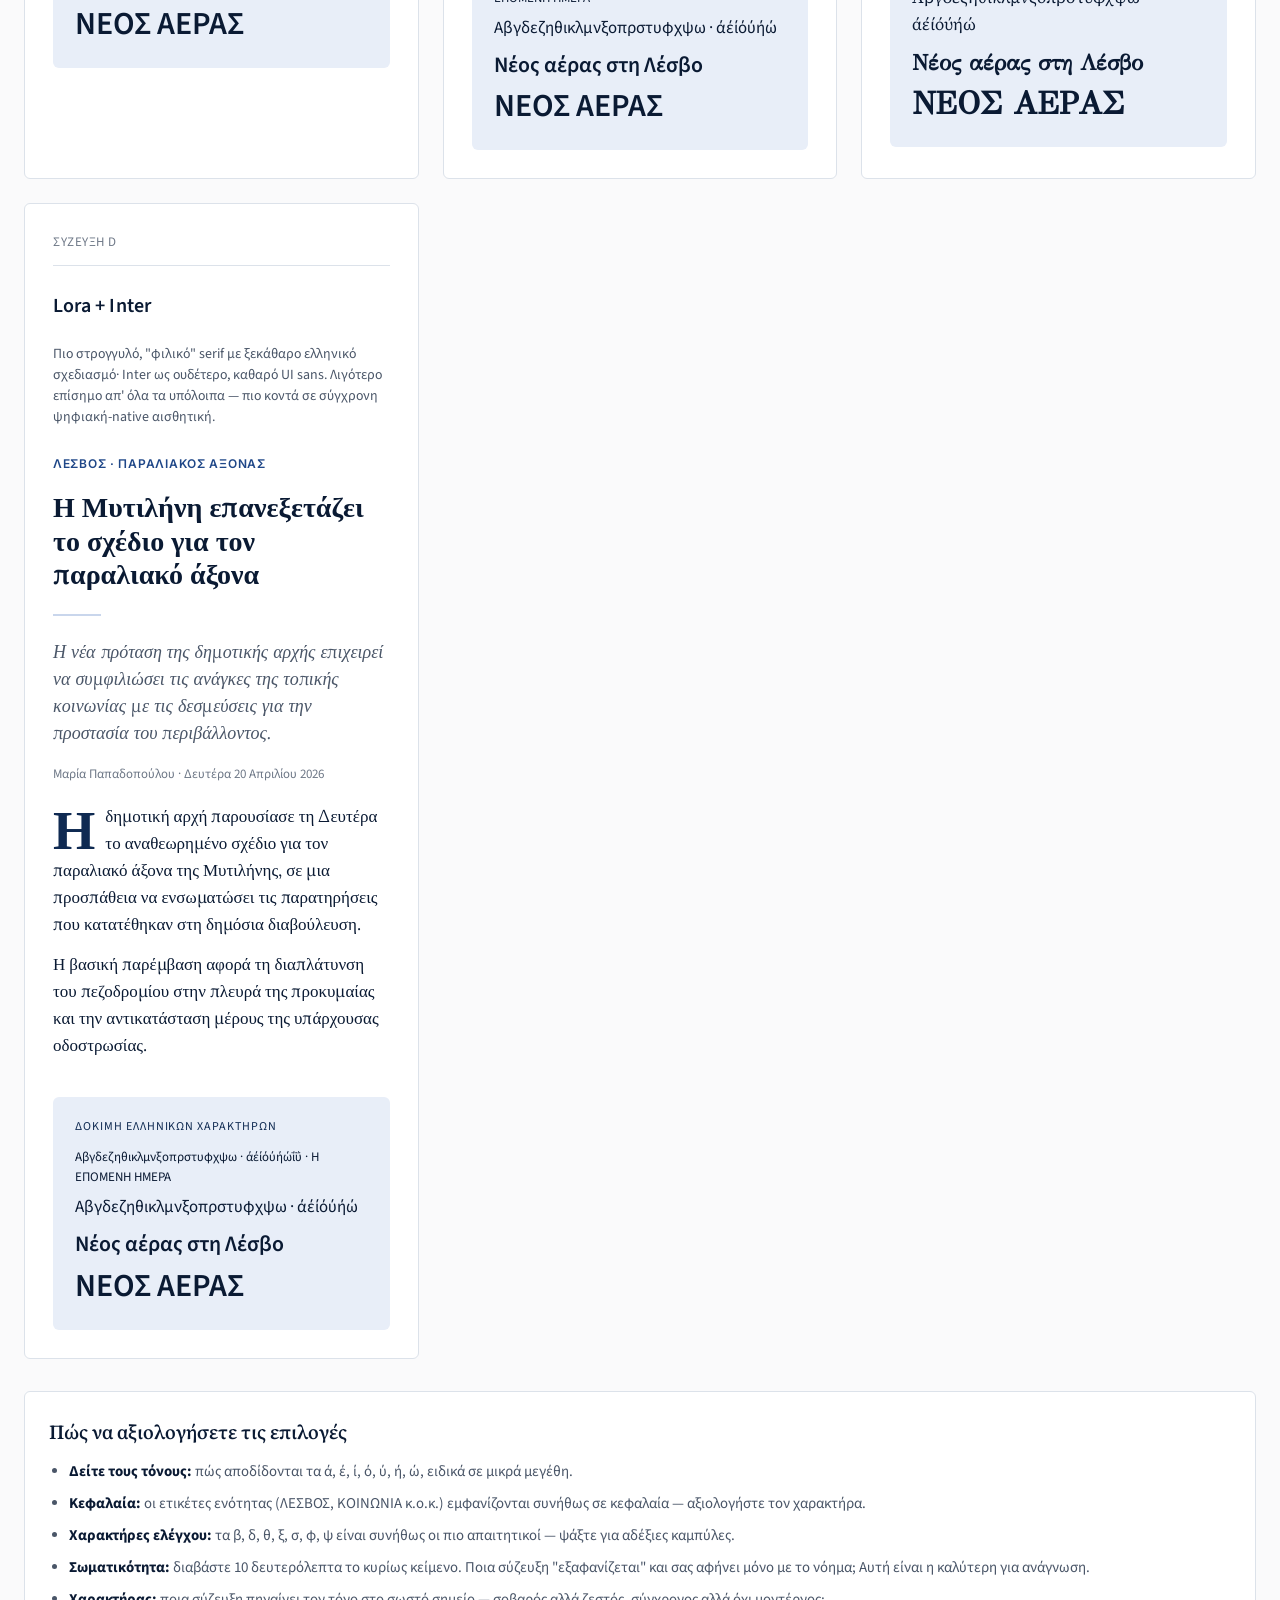
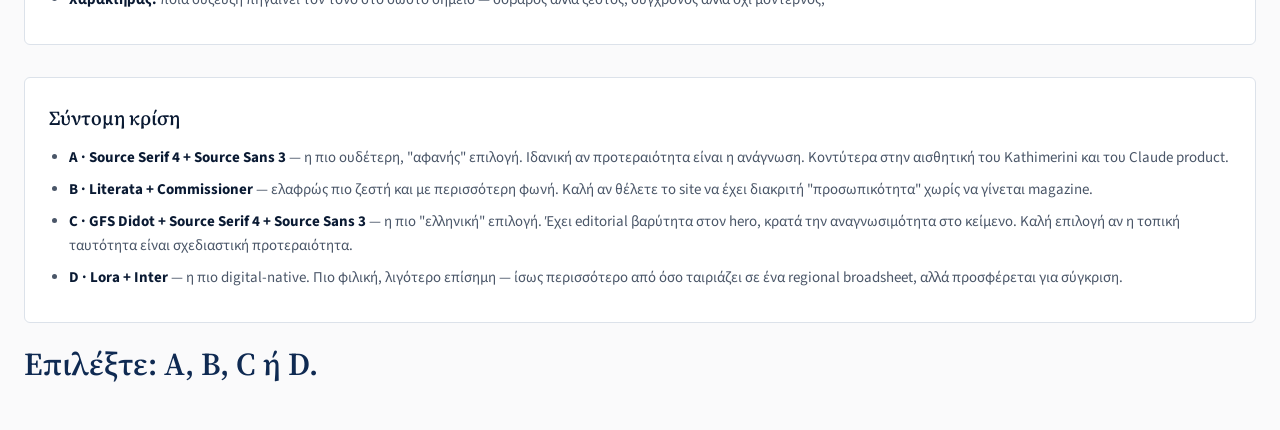
<file: demo/gr.stonisi/stonisi-font-comparison.html>
<!doctype html>
<html lang="el">
<head>
  <meta charset="utf-8">
  <meta name="viewport" content="width=device-width, initial-scale=1">
  <title>stonisi.gr — Font bake-off</title>
  <link rel="preconnect" href="https://fonts.googleapis.com">
  <link rel="preconnect" href="https://fonts.gstatic.com" crossorigin>
  <link href="https://fonts.googleapis.com/css2?family=Source+Serif+4:opsz,wght@8..60,400;8..60,600;8..60,700&family=Source+Sans+3:wght@400;500;600;700&family=Literata:opsz,wght@7..72,400;7..72,600;7..72,700&family=Commissioner:wght@400;500;600;700&family=GFS+Didot&family=Lora:wght@400;500;600;700&family=Inter:wght@400;500;600;700&display=swap&subset=greek,greek-ext" rel="stylesheet">
  <style>
    :root {
      --ink: #0A1A33;
      --ink-muted: #4A5668;
      --ink-quiet: #6E7887;
      --brand: #0F2A52;
      --brand-link: #1F4788;
      --brand-tint: #E8EEF8;
      --brand-tint-2: #C9D6EC;
      --rule: #DCE2EA;
      --paper: #FFFFFF;
      --paper-warm: #FAFAFB;
    }
    * { box-sizing: border-box; }
    html { -webkit-font-smoothing: antialiased; -moz-osx-font-smoothing: grayscale; }
    body {
      margin: 0;
      background: var(--paper-warm);
      color: var(--ink);
      font-family: "Source Sans 3", sans-serif;
      font-size: 17px;
      line-height: 1.6;
    }
    .wrap { max-width: 1400px; margin: 0 auto; padding: 48px 24px; }

    header.lead {
      background: var(--brand);
      color: #fff;
      padding: 64px 24px 48px;
    }
    header.lead .inner { max-width: 900px; margin: 0 auto; }
    header.lead h1 {
      font-family: "Source Serif 4", serif;
      font-weight: 600;
      font-size: clamp(36px, 5vw, 56px);
      line-height: 1.1;
      margin: 0 0 16px;
    }
    header.lead p {
      font-family: "Source Sans 3", sans-serif;
      color: #BFD0ED;
      max-width: 62ch;
      margin: 0;
      font-size: 19px;
    }
    header.lead .kicker {
      font-size: 13px;
      letter-spacing: 0.08em;
      text-transform: uppercase;
      color: #8FB4E8;
      margin-bottom: 12px;
    }

    /* toggle bar */
    .controls {
      position: sticky; top: 0; z-index: 10;
      background: var(--paper);
      border-bottom: 1px solid var(--rule);
      padding: 12px 24px;
      display: flex; flex-wrap: wrap; gap: 8px; justify-content: center; align-items: center;
      font-family: "Source Sans 3", sans-serif;
    }
    .controls label { font-size: 13px; color: var(--ink-muted); margin-right: 8px; }
    .controls button {
      font-family: "Source Sans 3", sans-serif; font-weight: 600;
      font-size: 13px; letter-spacing: 0.04em; text-transform: uppercase;
      padding: 8px 14px;
      border: 1px solid var(--brand);
      background: transparent; color: var(--brand);
      border-radius: 4px; cursor: pointer;
      transition: background 160ms, color 160ms;
    }
    .controls button.active { background: var(--brand); color: var(--paper); }
    .controls button:hover:not(.active) { background: var(--brand-tint); }

    /* specimen grid */
    .grid {
      display: grid; gap: 32px;
      grid-template-columns: 1fr;
    }
    @media (min-width: 1100px) {
      .grid.layout-side-by-side { grid-template-columns: repeat(3, 1fr); gap: 24px; }
    }

    .card {
      background: var(--paper);
      border: 1px solid var(--rule);
      border-radius: 6px;
      padding: 28px;
      display: flex; flex-direction: column; gap: 18px;
      position: relative;
    }
    .card .badge {
      position: absolute; top: 16px; right: 16px;
      font-family: "Source Sans 3", sans-serif; font-weight: 600;
      font-size: 11px; letter-spacing: 0.1em; text-transform: uppercase;
      background: var(--brand-tint); color: var(--brand);
      padding: 4px 8px; border-radius: 4px;
    }
    .card .pair {
      font-family: "Source Sans 3", sans-serif;
      font-size: 13px; color: var(--ink-quiet);
      letter-spacing: 0.04em; text-transform: uppercase;
      border-bottom: 1px solid var(--rule);
      padding-bottom: 12px; margin-bottom: 6px;
    }
    .card h2.pair-name {
      font-family: "Source Sans 3", sans-serif;
      font-weight: 600; font-size: 20px; color: var(--ink);
      margin: 0 0 4px;
      letter-spacing: 0.01em;
    }
    .card .rationale {
      font-family: "Source Sans 3", sans-serif;
      font-size: 14px; color: var(--ink-muted); line-height: 1.5;
      margin: 0 0 8px;
      max-width: 52ch;
    }

    /* per-pairing font application */
    .pair-A .display, .pair-A .h1, .pair-A .h3, .pair-A .standfirst, .pair-A .body p, .pair-A .body p:first-of-type::first-letter { font-family: "Source Serif 4", "Noto Serif", serif; }
    .pair-A .kicker, .pair-A .meta, .pair-A .chip { font-family: "Source Sans 3", "Noto Sans", sans-serif; }

    .pair-B .display, .pair-B .h1, .pair-B .h3, .pair-B .standfirst, .pair-B .body p, .pair-B .body p:first-of-type::first-letter { font-family: "Literata", "Noto Serif", serif; }
    .pair-B .kicker, .pair-B .meta, .pair-B .chip { font-family: "Commissioner", "Noto Sans", sans-serif; }

    .pair-C .display, .pair-C .h1 { font-family: "GFS Didot", "Noto Serif", serif; }
    .pair-C .h3, .pair-C .standfirst, .pair-C .body p, .pair-C .body p:first-of-type::first-letter { font-family: "Source Serif 4", "Noto Serif", serif; }
    .pair-C .kicker, .pair-C .meta, .pair-C .chip { font-family: "Source Sans 3", "Noto Sans", sans-serif; }

    .pair-D .display, .pair-D .h1, .pair-D .h3, .pair-D .standfirst, .pair-D .body p, .pair-D .body p:first-of-type::first-letter { font-family: "Lora", "Noto Serif", serif; }
    .pair-D .kicker, .pair-D .meta, .pair-D .chip { font-family: "Inter", "Noto Sans", sans-serif; }

    /* type elements */
    .display {
      font-weight: 600; line-height: 1.1;
      font-size: 38px;
      margin: 0;
      color: var(--ink);
    }
    .chip {
      display: inline-block;
      font-weight: 600; font-size: 12px; letter-spacing: 0.06em; text-transform: uppercase;
      color: var(--brand-link);
      margin: 0;
    }
    .h1 {
      font-weight: 600; font-size: 28px; line-height: 1.2;
      margin: 0;
      color: var(--ink);
    }
    .rule {
      width: 48px; height: 2px; background: var(--brand-tint-2); margin: 4px 0;
    }
    .standfirst {
      font-style: italic; font-size: 18px; line-height: 1.5;
      color: var(--ink-muted);
      margin: 0;
      max-width: 52ch;
    }
    .byline {
      font-family: "Source Sans 3", sans-serif !important;
      font-size: 13px; color: var(--ink-quiet);
      margin: 0;
    }
    .body p {
      font-size: 17px; line-height: 1.6;
      margin: 0 0 12px;
      color: var(--ink);
      max-width: 52ch;
    }
    .body p:first-of-type::first-letter {
      font-weight: 700; font-size: 3.2em;
      float: left; line-height: 0.9; margin: 0.05em 10px 0 0;
      color: var(--brand);
    }
    .h3 {
      font-weight: 600; font-size: 22px; line-height: 1.2;
      margin: 8px 0 0;
      color: var(--ink);
    }

    /* Greek stress-tests */
    .stress {
      background: var(--brand-tint);
      border-radius: 6px;
      padding: 20px 22px;
      margin-top: 8px;
    }
    .stress .label {
      font-family: "Source Sans 3", sans-serif;
      font-size: 12px; letter-spacing: 0.08em; text-transform: uppercase;
      color: var(--brand); margin-bottom: 10px;
      display: block;
    }
    .stress .line { margin-bottom: 6px; }
    .stress .small { font-size: 13px; }
    .stress .medium { font-size: 17px; }
    .stress .large { font-size: 22px; font-weight: 600; }
    .stress .xlarge { font-size: 32px; font-weight: 600; line-height: 1.1; }

    /* notes */
    .notes {
      background: var(--paper);
      border: 1px solid var(--rule);
      border-radius: 6px;
      padding: 24px;
      margin-top: 32px;
      font-family: "Source Sans 3", sans-serif;
      font-size: 15px;
      color: var(--ink-muted);
    }
    .notes h3 {
      font-family: "Source Serif 4", serif;
      font-weight: 600; font-size: 20px;
      color: var(--ink);
      margin: 0 0 12px;
    }
    .notes ul { margin: 0; padding-left: 20px; }
    .notes li { margin-bottom: 8px; }
    .notes strong { color: var(--ink); }

    .tagline-hero {
      font-weight: 600; line-height: 1.1;
      margin: 24px 0 0;
      color: var(--brand);
    }
  </style>
</head>
<body>
  <header class="lead">
    <div class="inner">
      <p class="kicker">Phase 2 · Font bake-off · stonisi.gr</p>
      <h1>Τέσσερις τυπογραφικές συζεύξεις, το ίδιο ελληνικό περιεχόμενο</h1>
      <p>Η κάθε κάρτα παρακάτω εφαρμόζει ένα διαφορετικό font-pair στον ίδιο τίτλο, standfirst και κυρίως κείμενο. Αξιολογήστε την ανάγνωση, τον τόνο και τον χαρακτήρα του ελληνικού αλφαβήτου. Η σύζευξη Α παραμένει η πρότασή μας· οι υπόλοιπες είναι εναλλακτικές.</p>
    </div>
  </header>

  <div class="controls" role="tablist" aria-label="Διάταξη σύγκρισης">
    <label>Διάταξη:</label>
    <button type="button" id="bSide" class="active">Δίπλα-δίπλα</button>
    <button type="button" id="bStack">Στοιβαγμένα (μεγαλύτερα)</button>
  </div>

  <main class="wrap">
    <div class="grid layout-side-by-side" id="grid">

      <!-- PAIRING A -->
      <article class="card pair-A">
        <span class="badge">Σύσταση</span>
        <div class="pair">Σύζευξη A</div>
        <h2 class="pair-name">Source Serif 4 + Source Sans 3</h2>
        <p class="rationale">Ήρεμο σύγχρονο editorial serif, πλήρης υποστήριξη ελληνικών, optical sizes από 14 έως 72 px. Ανοιχτού κώδικα. Η σύζευξη σχεδιάστηκε μαζί — οι δύο οικογένειες μοιράζονται ύψος x και άξονα.</p>

        <span class="chip">ΛΕΣΒΟΣ · ΠΑΡΑΛΙΑΚΟΣ ΑΞΟΝΑΣ</span>
        <h3 class="h1">Η Μυτιλήνη επανεξετάζει το σχέδιο για τον παραλιακό άξονα</h3>
        <div class="rule" aria-hidden="true"></div>
        <p class="standfirst">Η νέα πρόταση της δημοτικής αρχής επιχειρεί να συμφιλιώσει τις ανάγκες της τοπικής κοινωνίας με τις δεσμεύσεις για την προστασία του περιβάλλοντος.</p>
        <p class="byline">Μαρία Παπαδοπούλου · Δευτέρα 20 Απριλίου 2026</p>
        <div class="body">
          <p>Η δημοτική αρχή παρουσίασε τη Δευτέρα το αναθεωρημένο σχέδιο για τον παραλιακό άξονα της Μυτιλήνης, σε μια προσπάθεια να ενσωματώσει τις παρατηρήσεις που κατατέθηκαν στη δημόσια διαβούλευση.</p>
          <p>Η βασική παρέμβαση αφορά τη διαπλάτυνση του πεζοδρομίου στην πλευρά της προκυμαίας και την αντικατάσταση μέρους της υπάρχουσας οδοστρωσίας.</p>
        </div>

        <div class="stress">
          <span class="label">Δοκιμή ελληνικών χαρακτήρων</span>
          <div class="line small">Αβγδεζηθικλμνξοπρστυφχψω · άέίόύήώΐΰ · Η ΕΠΟΜΕΝΗ ΗΜΕΡΑ</div>
          <div class="line medium">Αβγδεζηθικλμνξοπρστυφχψω · άέίόύήώ</div>
          <div class="line large">Νέος αέρας στη Λέσβο</div>
          <div class="line xlarge">ΝΕΟΣ ΑΕΡΑΣ</div>
        </div>
      </article>

      <!-- PAIRING B -->
      <article class="card pair-B">
        <div class="pair">Σύζευξη B</div>
        <h2 class="pair-name">Literata + Commissioner</h2>
        <p class="rationale">Ελαφρώς πιο θερμό serif με περισσότερη προσωπικότητα στις καμπύλες· Commissioner ως πιο σύγχρονο sans με επίσης άριστη ελληνική υποστήριξη. Πιο κοντά σε "magazine" αίσθηση χωρίς να χάνει σοβαρότητα.</p>

        <span class="chip">ΛΕΣΒΟΣ · ΠΑΡΑΛΙΑΚΟΣ ΑΞΟΝΑΣ</span>
        <h3 class="h1">Η Μυτιλήνη επανεξετάζει το σχέδιο για τον παραλιακό άξονα</h3>
        <div class="rule" aria-hidden="true"></div>
        <p class="standfirst">Η νέα πρόταση της δημοτικής αρχής επιχειρεί να συμφιλιώσει τις ανάγκες της τοπικής κοινωνίας με τις δεσμεύσεις για την προστασία του περιβάλλοντος.</p>
        <p class="byline">Μαρία Παπαδοπούλου · Δευτέρα 20 Απριλίου 2026</p>
        <div class="body">
          <p>Η δημοτική αρχή παρουσίασε τη Δευτέρα το αναθεωρημένο σχέδιο για τον παραλιακό άξονα της Μυτιλήνης, σε μια προσπάθεια να ενσωματώσει τις παρατηρήσεις που κατατέθηκαν στη δημόσια διαβούλευση.</p>
          <p>Η βασική παρέμβαση αφορά τη διαπλάτυνση του πεζοδρομίου στην πλευρά της προκυμαίας και την αντικατάσταση μέρους της υπάρχουσας οδοστρωσίας.</p>
        </div>

        <div class="stress">
          <span class="label">Δοκιμή ελληνικών χαρακτήρων</span>
          <div class="line small">Αβγδεζηθικλμνξοπρστυφχψω · άέίόύήώΐΰ · Η ΕΠΟΜΕΝΗ ΗΜΕΡΑ</div>
          <div class="line medium">Αβγδεζηθικλμνξοπρστυφχψω · άέίόύήώ</div>
          <div class="line large">Νέος αέρας στη Λέσβο</div>
          <div class="line xlarge">ΝΕΟΣ ΑΕΡΑΣ</div>
        </div>
      </article>

      <!-- PAIRING C -->
      <article class="card pair-C">
        <div class="pair">Σύζευξη C</div>
        <h2 class="pair-name">GFS Didot (display) + Source Serif 4 + Source Sans 3</h2>
        <p class="rationale">Τριφωνική λύση: το GFS Didot — σχεδιασμένο από την Greek Font Society ειδικά για την ελληνική γλώσσα — αναλαμβάνει hero και H1, το Source Serif 4 το κυρίως κείμενο, το Source Sans 3 το UI. Φέρει ελληνική τυπογραφική κληρονομιά, χωρίς να γίνεται ρετρό.</p>

        <span class="chip">ΛΕΣΒΟΣ · ΠΑΡΑΛΙΑΚΟΣ ΑΞΟΝΑΣ</span>
        <h3 class="h1">Η Μυτιλήνη επανεξετάζει το σχέδιο για τον παραλιακό άξονα</h3>
        <div class="rule" aria-hidden="true"></div>
        <p class="standfirst">Η νέα πρόταση της δημοτικής αρχής επιχειρεί να συμφιλιώσει τις ανάγκες της τοπικής κοινωνίας με τις δεσμεύσεις για την προστασία του περιβάλλοντος.</p>
        <p class="byline">Μαρία Παπαδοπούλου · Δευτέρα 20 Απριλίου 2026</p>
        <div class="body">
          <p>Η δημοτική αρχή παρουσίασε τη Δευτέρα το αναθεωρημένο σχέδιο για τον παραλιακό άξονα της Μυτιλήνης, σε μια προσπάθεια να ενσωματώσει τις παρατηρήσεις που κατατέθηκαν στη δημόσια διαβούλευση.</p>
          <p>Η βασική παρέμβαση αφορά τη διαπλάτυνση του πεζοδρομίου στην πλευρά της προκυμαίας και την αντικατάσταση μέρους της υπάρχουσας οδοστρωσίας.</p>
        </div>

        <div class="stress">
          <span class="label">Δοκιμή ελληνικών χαρακτήρων (GFS Didot σε μεγάλα μεγέθη)</span>
          <div class="line small" style="font-family: 'Source Serif 4', serif;">Αβγδεζηθικλμνξοπρστυφχψω · άέίόύήώ</div>
          <div class="line medium" style="font-family: 'Source Serif 4', serif;">Αβγδεζηθικλμνξοπρστυφχψω · άέίόύήώ</div>
          <div class="line large" style="font-family: 'GFS Didot', serif;">Νέος αέρας στη Λέσβο</div>
          <div class="line xlarge" style="font-family: 'GFS Didot', serif;">ΝΕΟΣ ΑΕΡΑΣ</div>
        </div>
      </article>

      <!-- PAIRING D -->
      <article class="card pair-D">
        <div class="pair">Σύζευξη D</div>
        <h2 class="pair-name">Lora + Inter</h2>
        <p class="rationale">Πιο στρογγυλό, "φιλικό" serif με ξεκάθαρο ελληνικό σχεδιασμό· Inter ως ουδέτερο, καθαρό UI sans. Λιγότερο επίσημο απ' όλα τα υπόλοιπα — πιο κοντά σε σύγχρονη ψηφιακή-native αισθητική.</p>

        <span class="chip">ΛΕΣΒΟΣ · ΠΑΡΑΛΙΑΚΟΣ ΑΞΟΝΑΣ</span>
        <h3 class="h1">Η Μυτιλήνη επανεξετάζει το σχέδιο για τον παραλιακό άξονα</h3>
        <div class="rule" aria-hidden="true"></div>
        <p class="standfirst">Η νέα πρόταση της δημοτικής αρχής επιχειρεί να συμφιλιώσει τις ανάγκες της τοπικής κοινωνίας με τις δεσμεύσεις για την προστασία του περιβάλλοντος.</p>
        <p class="byline">Μαρία Παπαδοπούλου · Δευτέρα 20 Απριλίου 2026</p>
        <div class="body">
          <p>Η δημοτική αρχή παρουσίασε τη Δευτέρα το αναθεωρημένο σχέδιο για τον παραλιακό άξονα της Μυτιλήνης, σε μια προσπάθεια να ενσωματώσει τις παρατηρήσεις που κατατέθηκαν στη δημόσια διαβούλευση.</p>
          <p>Η βασική παρέμβαση αφορά τη διαπλάτυνση του πεζοδρομίου στην πλευρά της προκυμαίας και την αντικατάσταση μέρους της υπάρχουσας οδοστρωσίας.</p>
        </div>

        <div class="stress">
          <span class="label">Δοκιμή ελληνικών χαρακτήρων</span>
          <div class="line small">Αβγδεζηθικλμνξοπρστυφχψω · άέίόύήώΐΰ · Η ΕΠΟΜΕΝΗ ΗΜΕΡΑ</div>
          <div class="line medium">Αβγδεζηθικλμνξοπρστυφχψω · άέίόύήώ</div>
          <div class="line large">Νέος αέρας στη Λέσβο</div>
          <div class="line xlarge">ΝΕΟΣ ΑΕΡΑΣ</div>
        </div>
      </article>

    </div>

    <div class="notes">
      <h3>Πώς να αξιολογήσετε τις επιλογές</h3>
      <ul>
        <li><strong>Δείτε τους τόνους:</strong> πώς αποδίδονται τα ά, έ, ί, ό, ύ, ή, ώ, ειδικά σε μικρά μεγέθη.</li>
        <li><strong>Κεφαλαία:</strong> οι ετικέτες ενότητας (ΛΕΣΒΟΣ, ΚΟΙΝΩΝΙΑ κ.ο.κ.) εμφανίζονται συνήθως σε κεφαλαία — αξιολογήστε τον χαρακτήρα.</li>
        <li><strong>Χαρακτήρες ελέγχου:</strong> τα β, δ, θ, ξ, σ, φ, ψ είναι συνήθως οι πιο απαιτητικοί — ψάξτε για αδέξιες καμπύλες.</li>
        <li><strong>Σωματικότητα:</strong> διαβάστε 10 δευτερόλεπτα το κυρίως κείμενο. Ποια σύζευξη "εξαφανίζεται" και σας αφήνει μόνο με το νόημα; Αυτή είναι η καλύτερη για ανάγνωση.</li>
        <li><strong>Χαρακτήρας:</strong> ποια σύζευξη πηγαίνει τον τόνο στο σωστό σημείο — σοβαρός αλλά ζεστός, σύγχρονος αλλά όχι μοντέρνος;</li>
      </ul>
    </div>

    <div class="notes">
      <h3>Σύντομη κρίση</h3>
      <ul>
        <li><strong>A · Source Serif 4 + Source Sans 3</strong> — η πιο ουδέτερη, "αφανής" επιλογή. Ιδανική αν προτεραιότητα είναι η ανάγνωση. Κοντύτερα στην αισθητική του Kathimerini και του Claude product.</li>
        <li><strong>B · Literata + Commissioner</strong> — ελαφρώς πιο ζεστή και με περισσότερη φωνή. Καλή αν θέλετε το site να έχει διακριτή "προσωπικότητα" χωρίς να γίνεται magazine.</li>
        <li><strong>C · GFS Didot + Source Serif 4 + Source Sans 3</strong> — η πιο "ελληνική" επιλογή. Έχει editorial βαρύτητα στον hero, κρατά την αναγνωσιμότητα στο κείμενο. Καλή επιλογή αν η τοπική ταυτότητα είναι σχεδιαστική προτεραιότητα.</li>
        <li><strong>D · Lora + Inter</strong> — η πιο digital-native. Πιο φιλική, λιγότερο επίσημη — ίσως περισσότερο από όσο ταιριάζει σε ένα regional broadsheet, αλλά προσφέρεται για σύγκριση.</li>
      </ul>
    </div>

    <p class="tagline-hero" style="font-family: 'Source Serif 4', serif; font-size: 32px;">Επιλέξτε: A, B, C ή D.</p>
  </main>

  <script>
    const grid = document.getElementById('grid');
    const bSide = document.getElementById('bSide');
    const bStack = document.getElementById('bStack');
    bSide.addEventListener('click', () => {
      grid.classList.add('layout-side-by-side');
      bSide.classList.add('active'); bStack.classList.remove('active');
    });
    bStack.addEventListener('click', () => {
      grid.classList.remove('layout-side-by-side');
      bStack.classList.add('active'); bSide.classList.remove('active');
    });
  </script>
</body>
</html>
</file>
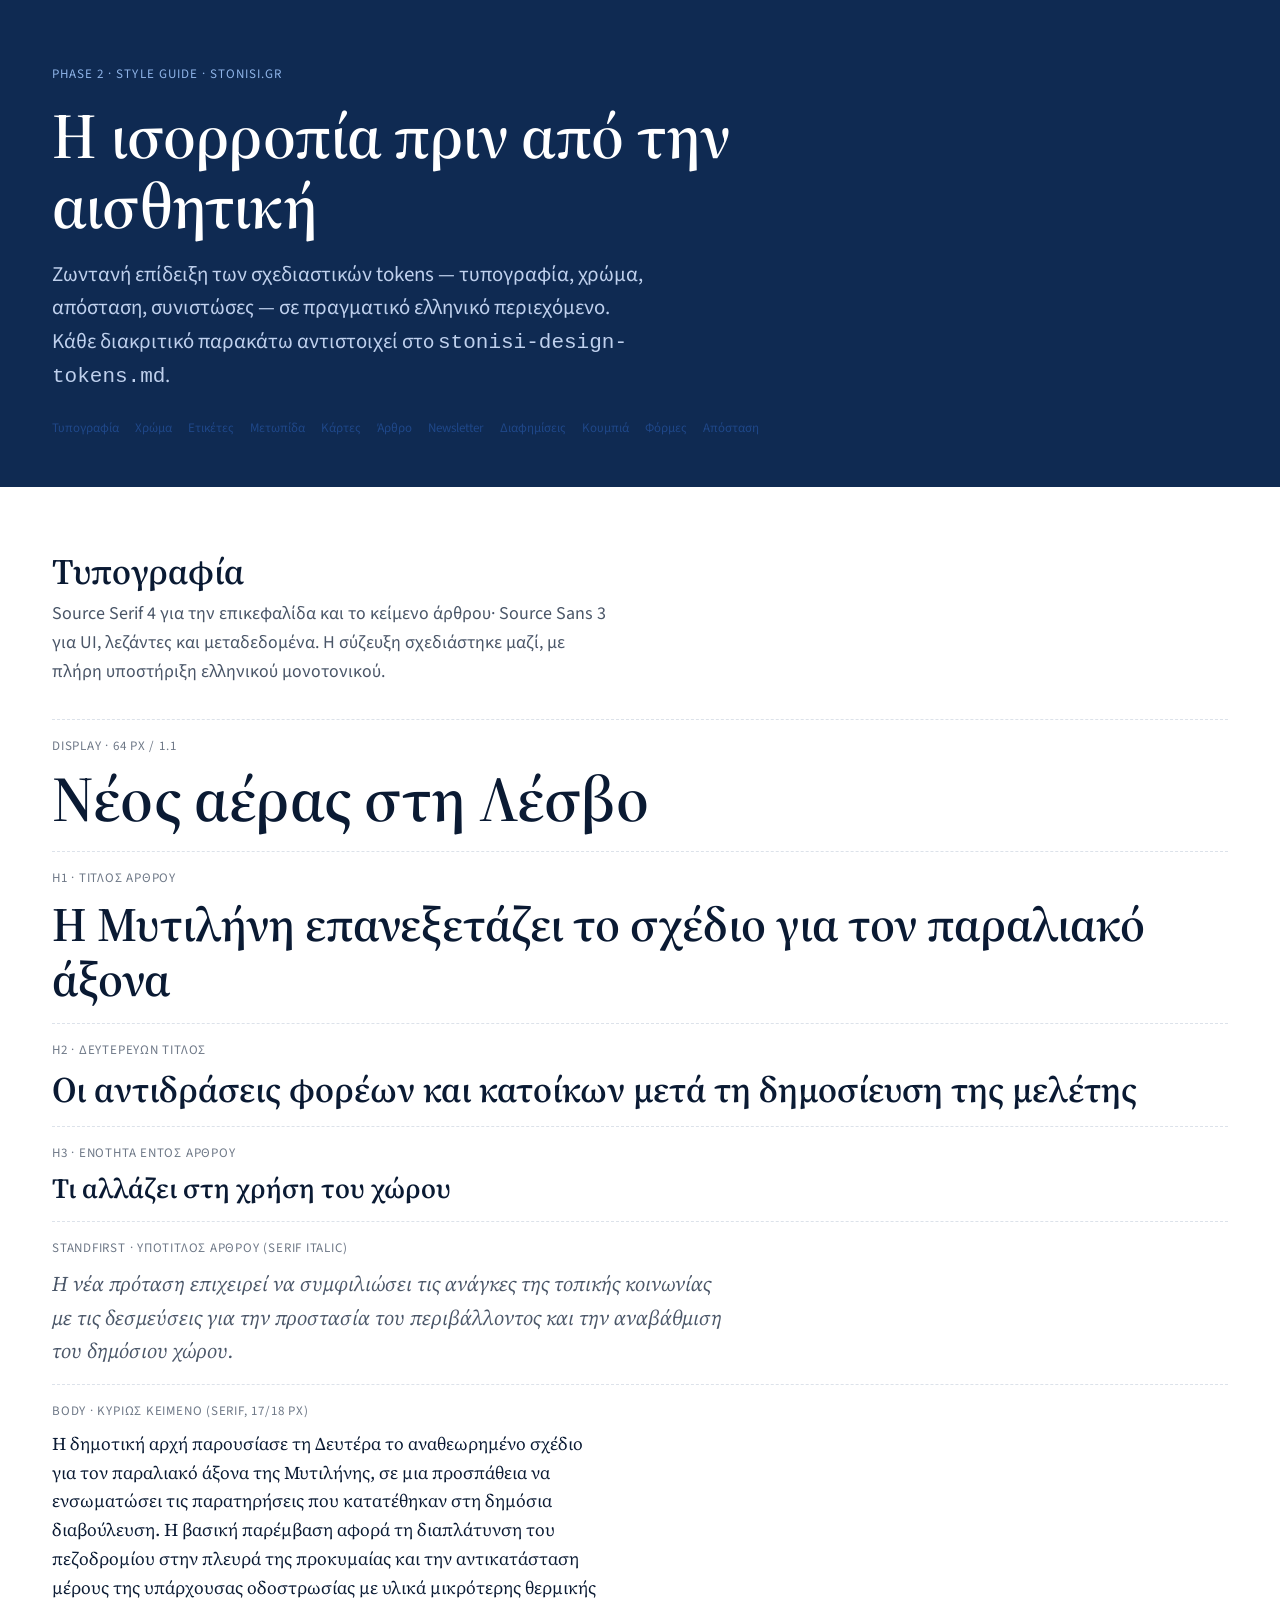
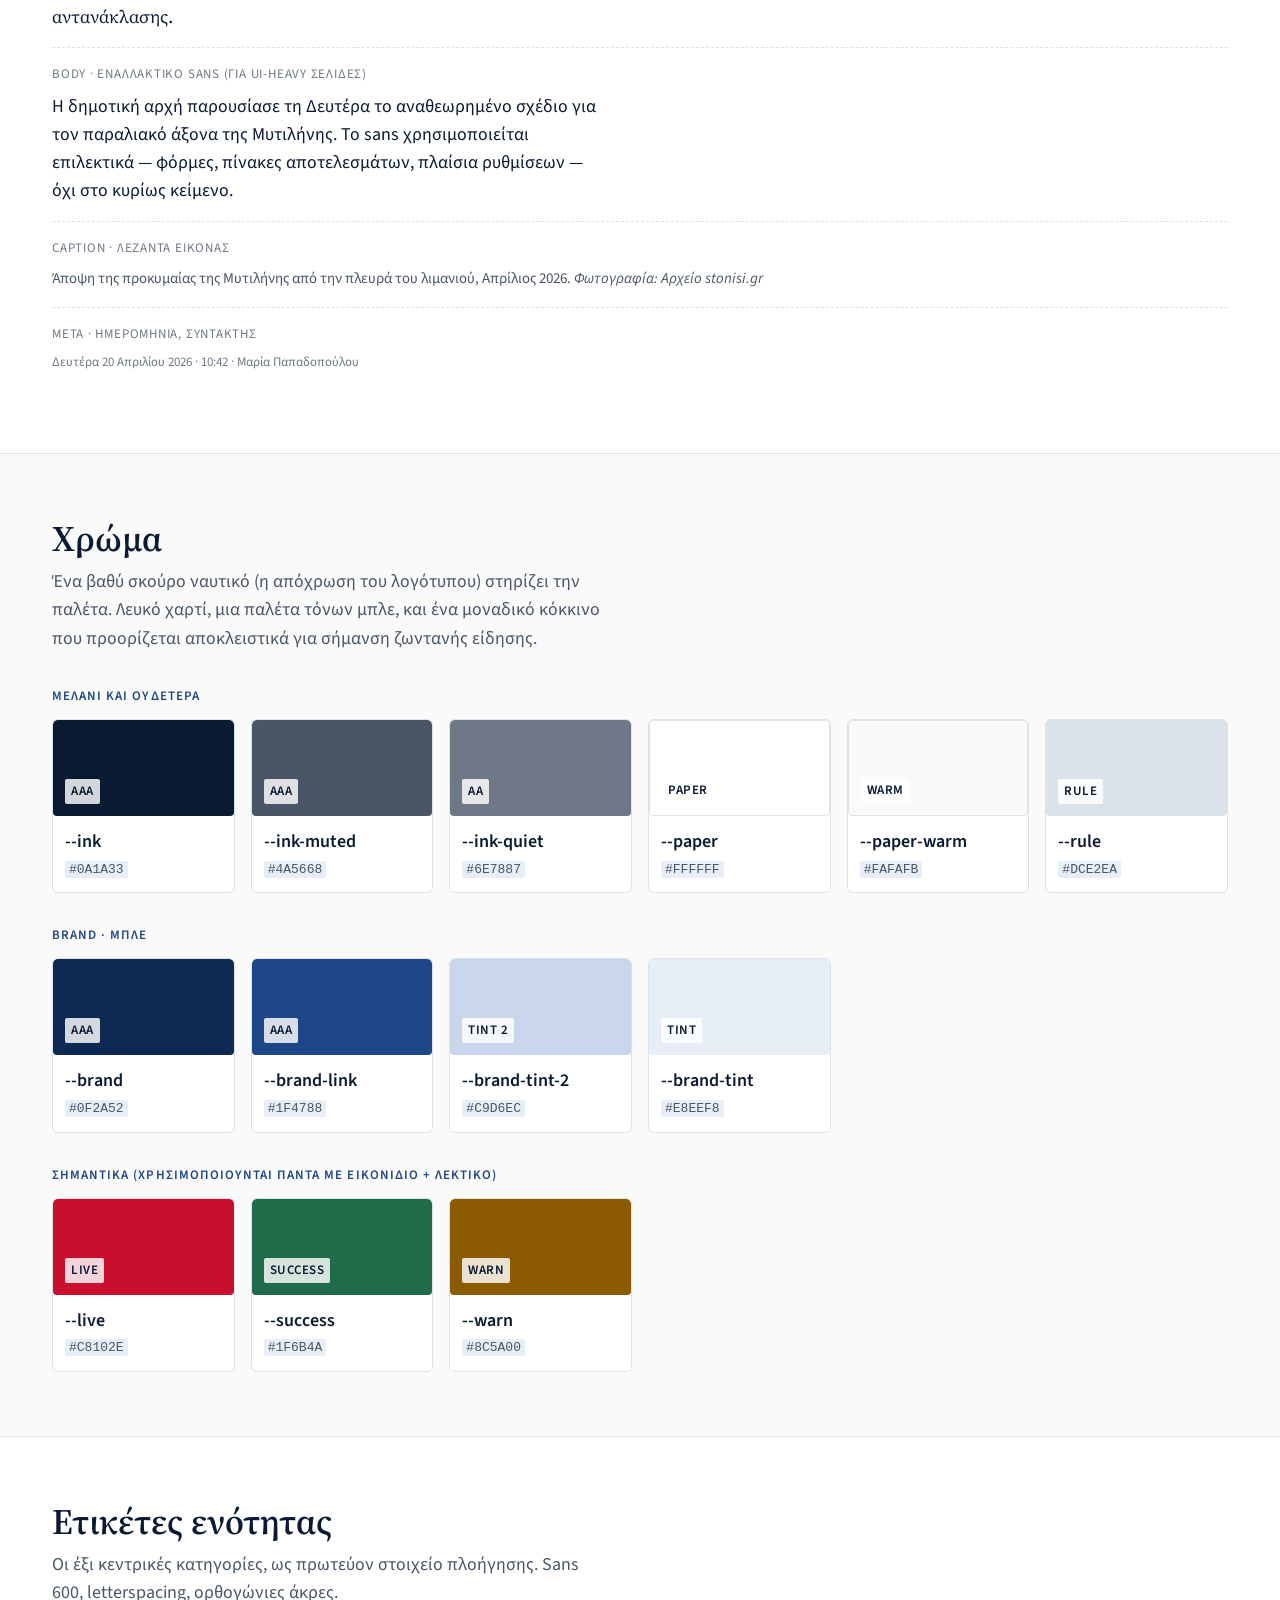
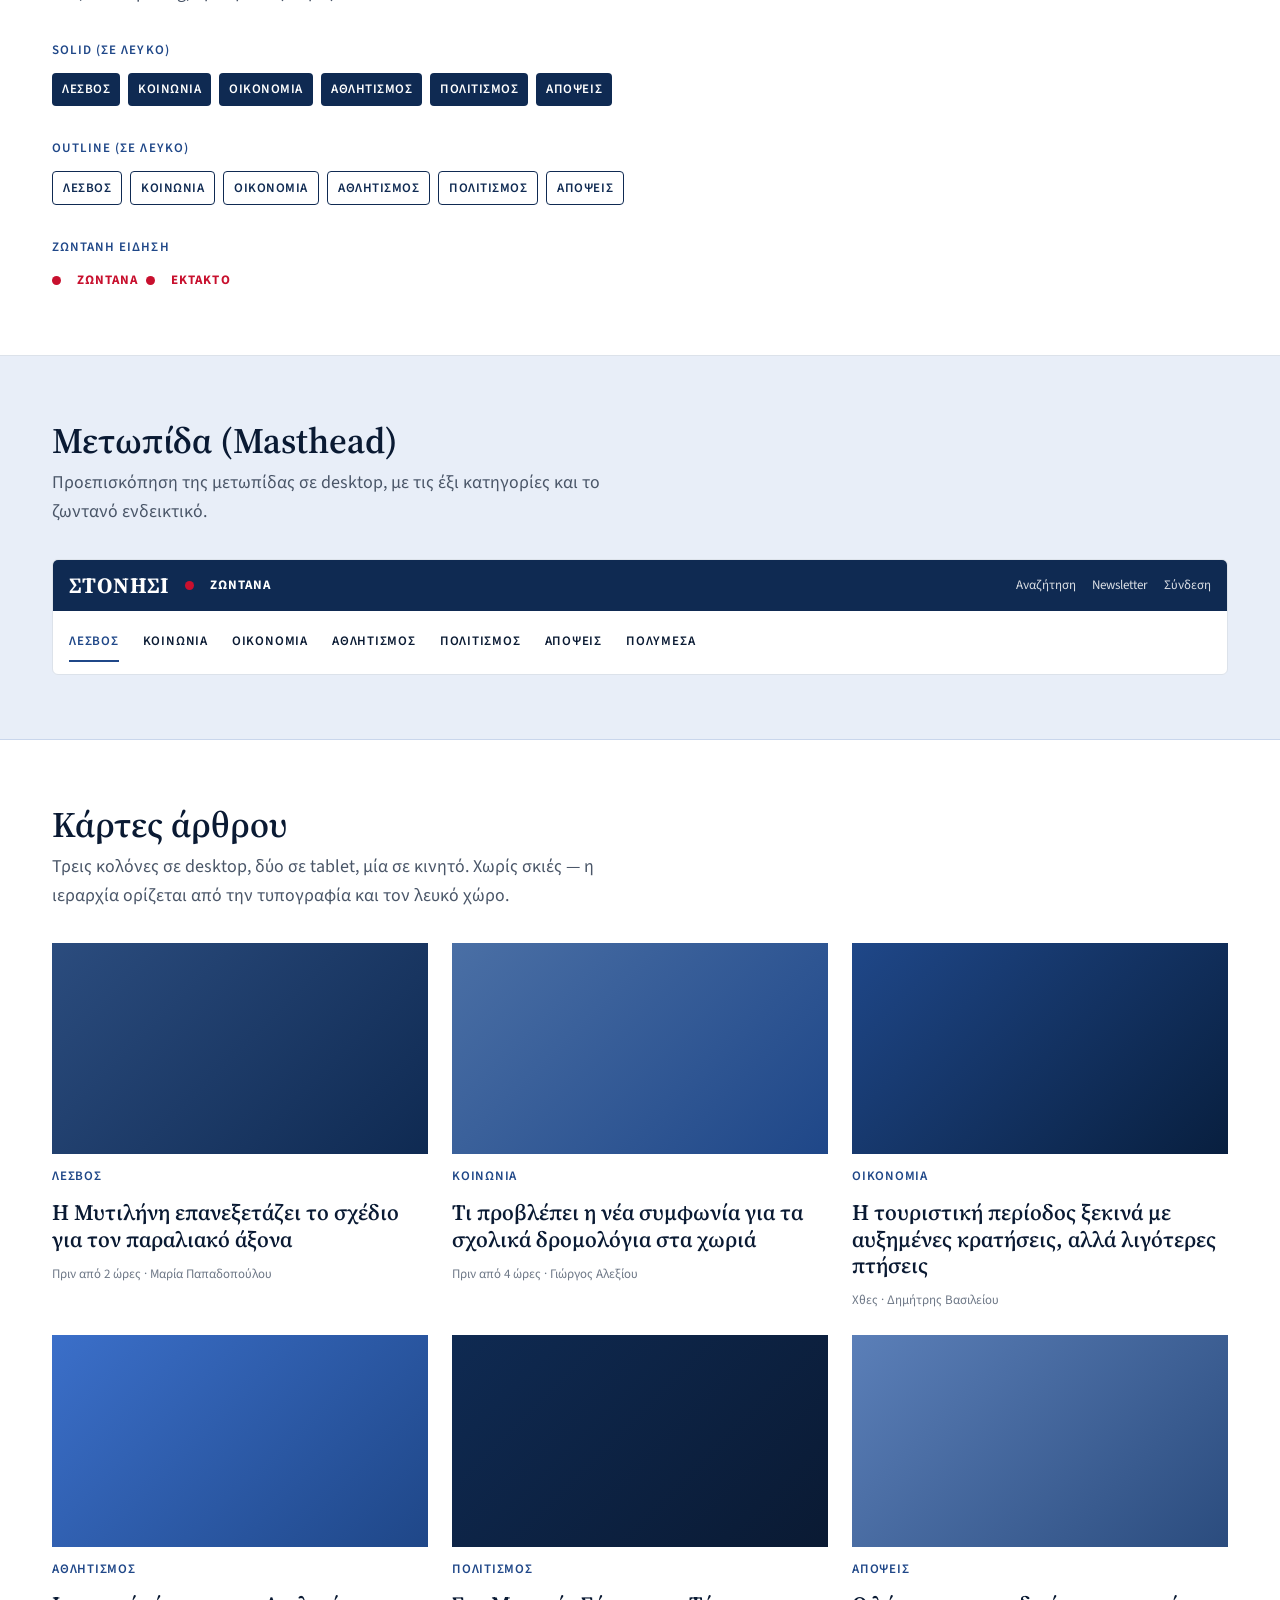
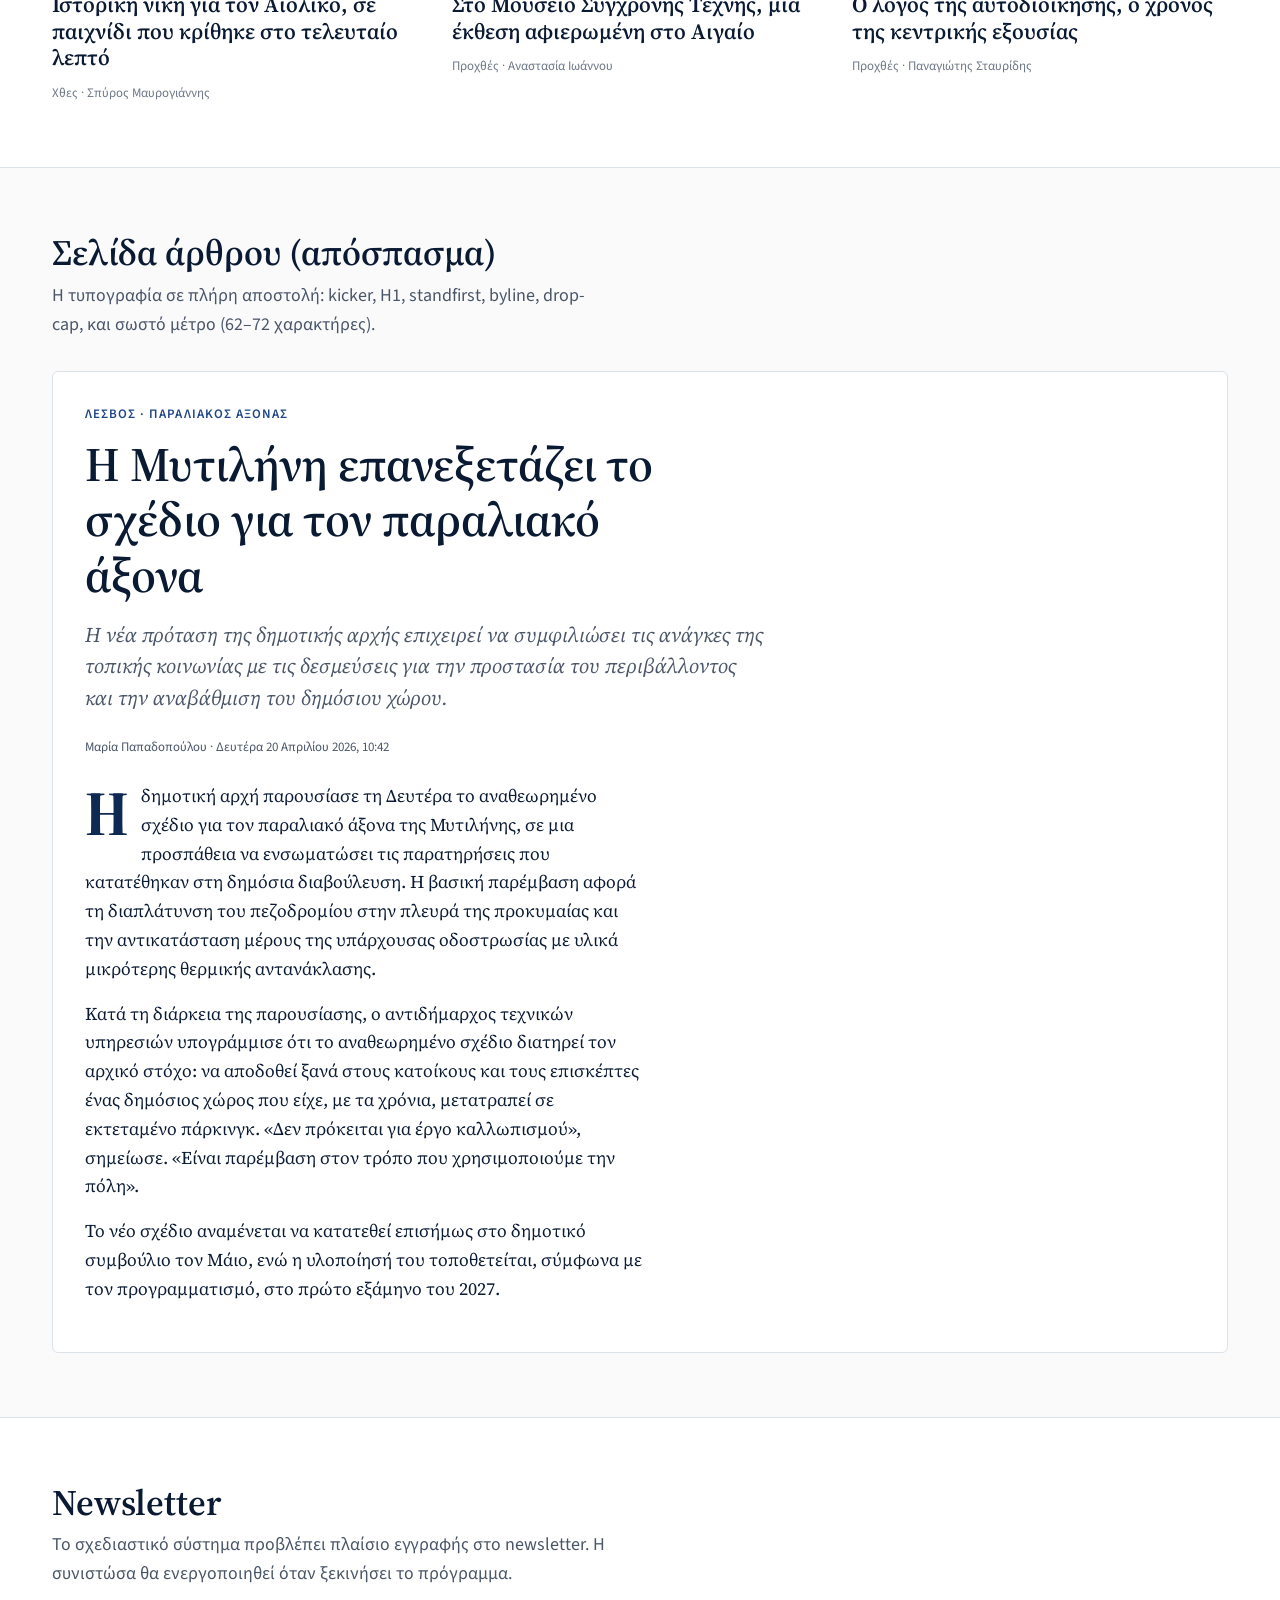
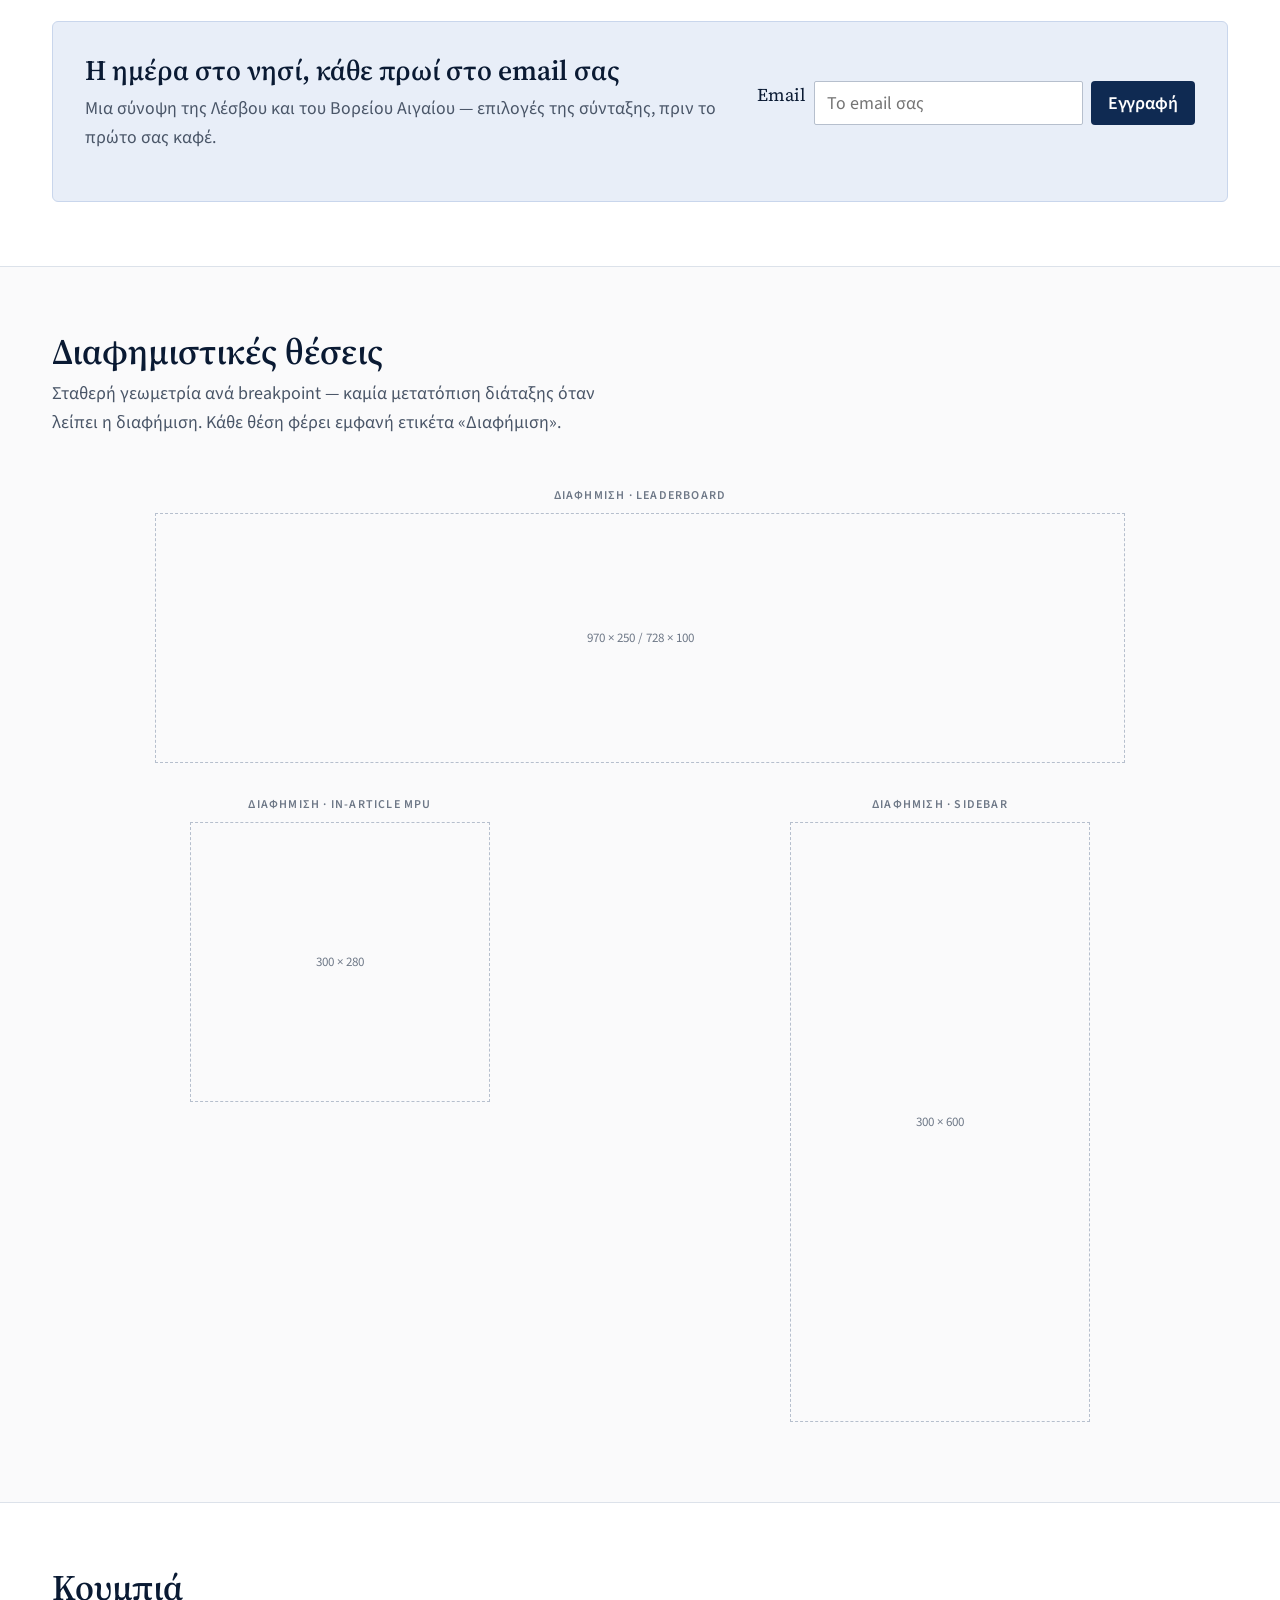
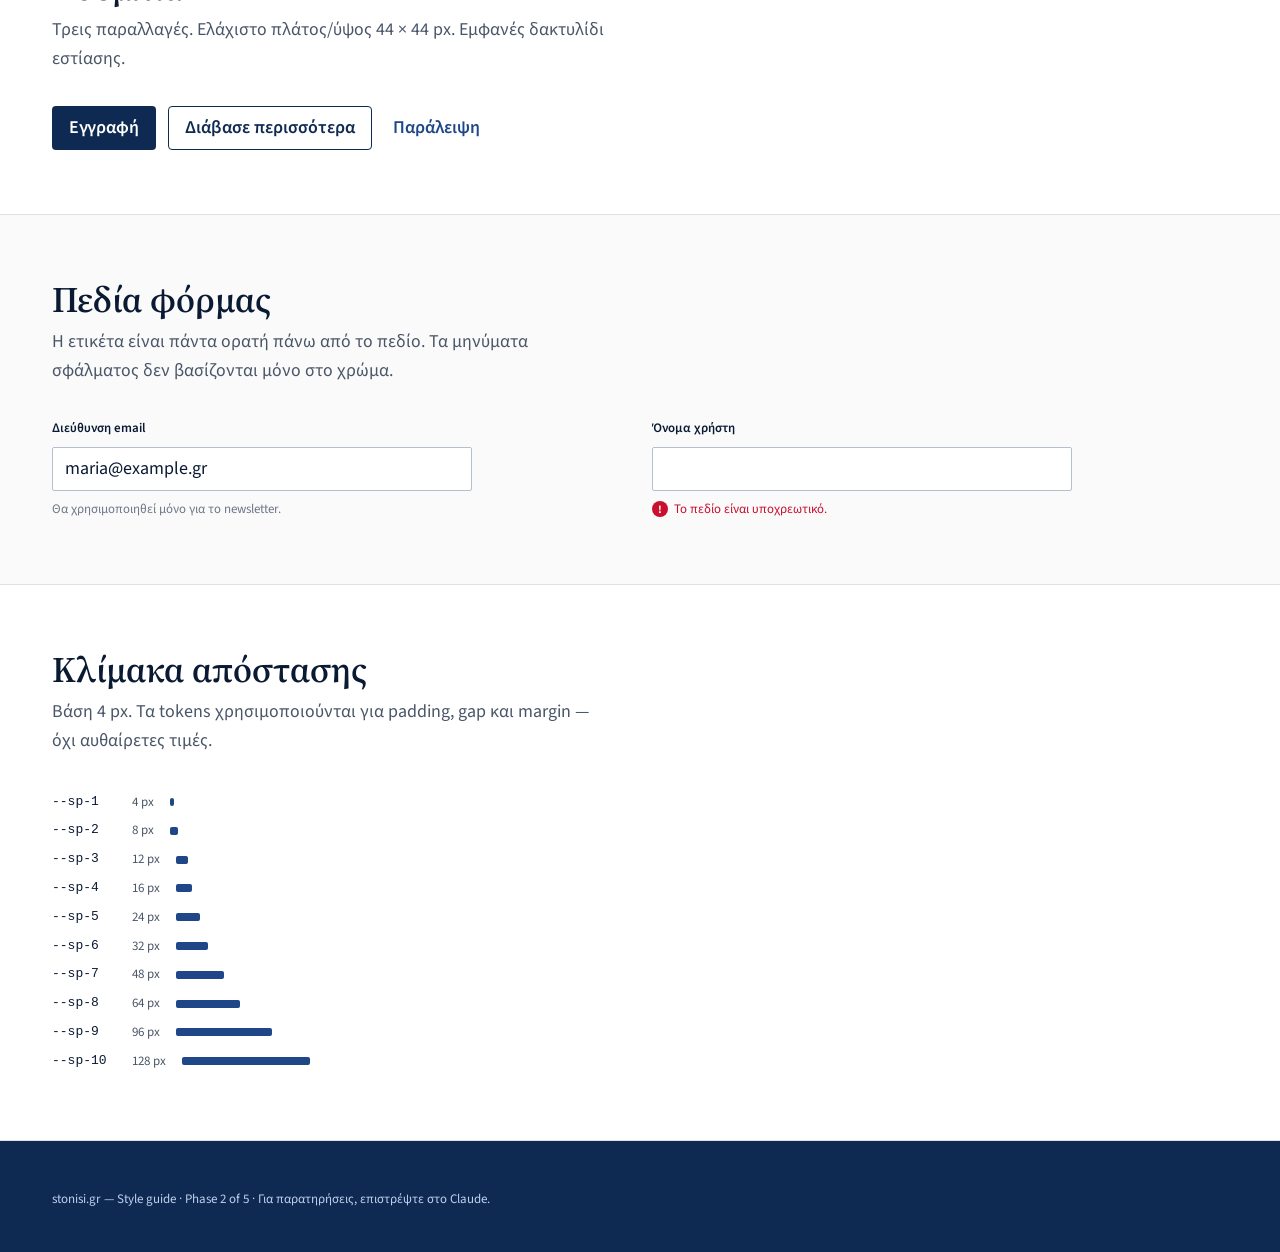
<file: demo/gr.stonisi/stonisi-style-guide.html>
<!doctype html>
<html lang="el">
<head>
  <meta charset="utf-8">
  <meta name="viewport" content="width=device-width, initial-scale=1">
  <title>stonisi.gr — Style guide (Phase 2)</title>
  <link rel="preconnect" href="https://fonts.googleapis.com">
  <link rel="preconnect" href="https://fonts.gstatic.com" crossorigin>
  <link href="https://fonts.googleapis.com/css2?family=Source+Sans+3:wght@400;500;600;700&family=Source+Serif+4:opsz,wght@8..60,400;8..60,600;8..60,700&display=swap&subset=greek,greek-ext" rel="stylesheet">
  <style>
    /* ---------- tokens ---------- */
    :root {
      /* colour */
      --ink:          #0A1A33;
      --ink-muted:    #4A5668;
      --ink-quiet:    #6E7887;
      --brand:        #0F2A52;
      --brand-link:   #1F4788;
      --brand-hover:  #0F2A52;
      --brand-tint:   #E8EEF8;
      --brand-tint-2: #C9D6EC;
      --paper:        #FFFFFF;
      --paper-warm:   #FAFAFB;
      --rule:         #DCE2EA;
      --rule-strong:  #B6BFCD;
      --live:         #C8102E;
      --success:      #1F6B4A;
      --warn:         #8C5A00;

      /* typography */
      --serif: "Source Serif 4", "Noto Serif", Georgia, serif;
      --sans:  "Source Sans 3", "Noto Sans", -apple-system, "Segoe UI", sans-serif;

      --fs-micro:     0.75rem;
      --fs-meta:      0.8125rem;
      --fs-caption:   0.875rem;
      --fs-body:      1.0625rem;
      --fs-standfirst:1.1875rem;
      --fs-h4:        1.25rem;
      --fs-h3:        1.5rem;
      --fs-h2:        1.875rem;
      --fs-h1:        2.375rem;
      --fs-display:   2.75rem;

      /* spacing */
      --sp-1: 4px;  --sp-2: 8px;  --sp-3: 12px; --sp-4: 16px;
      --sp-5: 24px; --sp-6: 32px; --sp-7: 48px; --sp-8: 64px;
      --sp-9: 96px; --sp-10: 128px;

      /* radius */
      --r-xs: 2px; --r-sm: 4px; --r-md: 6px; --r-lg: 10px; --r-pill: 9999px;

      /* shadow */
      --sh-sm: 0 1px 2px rgba(10,26,51,.06);
      --sh-md: 0 4px 12px rgba(10,26,51,.08);
      --sh-lg: 0 12px 32px rgba(10,26,51,.14);

      /* motion */
      --dur-fast: 160ms;
      --dur-base: 240ms;
      --ease-standard: cubic-bezier(.2,0,0,1);
    }

    @media (min-width: 1024px) {
      :root {
        --fs-body:      1.125rem;
        --fs-standfirst:1.3125rem;
        --fs-h4:        1.375rem;
        --fs-h3:        1.75rem;
        --fs-h2:        2.25rem;
        --fs-h1:        3rem;
        --fs-display:   4rem;
        --fs-caption:   0.9375rem;
      }
    }

    /* ---------- reset & base ---------- */
    *, *::before, *::after { box-sizing: border-box; }
    html { -webkit-font-smoothing: antialiased; -moz-osx-font-smoothing: grayscale; }
    body {
      margin: 0;
      font-family: var(--serif);
      font-size: var(--fs-body);
      line-height: 1.6;
      color: var(--ink);
      background: var(--paper);
    }
    a { color: var(--brand-link); text-decoration: underline; text-underline-offset: 2px; text-decoration-thickness: 1px; }
    a:hover { color: var(--brand-hover); text-decoration-thickness: 2px; }
    a:focus-visible { outline: 2px solid var(--brand-link); outline-offset: 2px; border-radius: var(--r-xs); }
    :focus-visible { outline: 2px solid var(--brand-link); outline-offset: 2px; }
    img { max-width: 100%; display: block; }

    /* ---------- layout wrapper ---------- */
    .wrap { max-width: 1240px; margin: 0 auto; padding: 0 var(--sp-4); }
    @media (min-width: 1024px) { .wrap { padding: 0 var(--sp-6); } }

    .skiplink {
      position: absolute; left: -9999px; top: 0;
      background: var(--brand); color: var(--paper);
      padding: var(--sp-3) var(--sp-4); z-index: 100;
    }
    .skiplink:focus { left: var(--sp-3); top: var(--sp-3); }

    /* ---------- page header ---------- */
    .guide-header {
      background: var(--brand);
      color: var(--paper);
      padding: var(--sp-8) 0 var(--sp-7);
    }
    .guide-header .wrap > div { max-width: 780px; }
    .guide-header h1 {
      font-family: var(--serif);
      font-weight: 600;
      font-size: var(--fs-display);
      line-height: 1.1;
      margin: 0 0 var(--sp-4);
      color: var(--paper);
    }
    .guide-header p {
      font-family: var(--sans);
      font-size: var(--fs-standfirst);
      color: #BFD0ED;
      margin: 0;
      max-width: 60ch;
    }
    .guide-header .kicker {
      font-family: var(--sans);
      font-size: var(--fs-meta);
      letter-spacing: 0.08em;
      text-transform: uppercase;
      color: #8FB4E8;
      margin: 0 0 var(--sp-4);
    }

    /* ---------- section framework ---------- */
    section.block { padding: var(--sp-8) 0; border-bottom: 1px solid var(--rule); }
    section.block.tint { background: var(--brand-tint); border-bottom-color: var(--brand-tint-2); }
    section.block.warm { background: var(--paper-warm); }
    h2.block-title {
      font-family: var(--serif);
      font-size: var(--fs-h2);
      font-weight: 600;
      line-height: 1.15;
      margin: 0 0 var(--sp-2);
      color: var(--ink);
    }
    .block-intro {
      font-family: var(--sans);
      font-size: var(--fs-body);
      color: var(--ink-muted);
      margin: 0 0 var(--sp-6);
      max-width: 62ch;
    }
    h3.sub {
      font-family: var(--sans);
      text-transform: uppercase;
      letter-spacing: 0.08em;
      font-size: var(--fs-meta);
      color: var(--brand-link);
      margin: var(--sp-6) 0 var(--sp-3);
      font-weight: 600;
    }

    /* ---------- colour swatches ---------- */
    .swatches { display: grid; gap: var(--sp-4); grid-template-columns: repeat(auto-fill, minmax(180px, 1fr)); }
    .swatch {
      border: 1px solid var(--rule);
      border-radius: var(--r-md);
      overflow: hidden;
      background: var(--paper);
    }
    .swatch .chip { height: 96px; display: flex; align-items: flex-end; padding: var(--sp-3); }
    .swatch .chip span {
      font-family: var(--sans); font-size: var(--fs-meta); font-weight: 600;
      background: rgba(255,255,255,.82); color: var(--ink);
      padding: 2px 6px; border-radius: var(--r-xs);
    }
    .swatch .meta { padding: var(--sp-3); font-family: var(--sans); font-size: var(--fs-meta); color: var(--ink-muted); }
    .swatch .meta strong { display: block; color: var(--ink); font-size: var(--fs-body); font-weight: 600; margin-bottom: 2px; }
    .swatch .meta code { font-family: ui-monospace, "SFMono-Regular", Menlo, monospace; background: var(--brand-tint); padding: 1px 4px; border-radius: var(--r-xs); }

    /* ---------- type specimens ---------- */
    .specimen { padding: var(--sp-4) 0; border-top: 1px dashed var(--rule); }
    .specimen:first-child { border-top: 0; }
    .specimen .label {
      font-family: var(--sans);
      font-size: var(--fs-meta);
      color: var(--ink-quiet);
      text-transform: uppercase;
      letter-spacing: 0.06em;
      margin-bottom: var(--sp-2);
    }
    .specimen .display { font-family: var(--serif); font-weight: 600; line-height: 1.1; color: var(--ink); margin: 0; }
    .specimen .h1 { font-family: var(--serif); font-weight: 600; font-size: var(--fs-h1); line-height: 1.15; margin: 0; }
    .specimen .h2 { font-family: var(--serif); font-weight: 600; font-size: var(--fs-h2); line-height: 1.15; margin: 0; }
    .specimen .h3 { font-family: var(--serif); font-weight: 600; font-size: var(--fs-h3); line-height: 1.2; margin: 0; }
    .specimen .standfirst { font-family: var(--serif); font-style: italic; font-size: var(--fs-standfirst); color: var(--ink-muted); margin: 0; max-width: 62ch; }
    .specimen .body-serif { font-family: var(--serif); font-size: var(--fs-body); line-height: 1.6; margin: 0; max-width: 62ch; }
    .specimen .body-sans { font-family: var(--sans); font-size: var(--fs-body); line-height: 1.55; margin: 0; max-width: 62ch; }
    .specimen .caption { font-family: var(--sans); font-size: var(--fs-caption); color: var(--ink-muted); margin: 0; }
    .specimen .meta { font-family: var(--sans); font-size: var(--fs-meta); color: var(--ink-quiet); margin: 0; }

    /* ---------- chips / pills ---------- */
    .chip {
      display: inline-flex; align-items: center;
      font-family: var(--sans); font-weight: 600;
      font-size: var(--fs-meta); letter-spacing: 0.04em; text-transform: uppercase;
      padding: 6px 10px; border-radius: var(--r-sm);
      text-decoration: none;
    }
    .chip.solid   { background: var(--brand); color: var(--paper); }
    .chip.outline { background: transparent; color: var(--brand); border: 1px solid var(--brand); }
    .chip.inverse { background: var(--paper); color: var(--brand); border: 1px solid var(--rule); }
    .chip-set { display: flex; flex-wrap: wrap; gap: var(--sp-2); }

    /* ---------- live indicator ---------- */
    .live {
      display: inline-flex; align-items: center; gap: var(--sp-2);
      font-family: var(--sans); font-weight: 700;
      font-size: var(--fs-meta); letter-spacing: 0.08em; text-transform: uppercase;
      color: var(--live);
    }
    .live::before {
      content: ""; width: 9px; height: 9px; border-radius: 50%;
      background: var(--live);
      box-shadow: 0 0 0 0 rgba(200,16,46,.5);
      animation: pulse 1.6s var(--ease-standard) infinite;
    }
    @keyframes pulse {
      0%   { box-shadow: 0 0 0 0 rgba(200,16,46,.5); }
      80%  { box-shadow: 0 0 0 10px rgba(200,16,46,0); }
      100% { box-shadow: 0 0 0 0 rgba(200,16,46,0); }
    }
    @media (prefers-reduced-motion: reduce) {
      .live::before { animation: none; }
    }

    /* ---------- buttons ---------- */
    .btn {
      display: inline-flex; align-items: center; justify-content: center;
      min-height: 44px; min-width: 44px;
      padding: 0 var(--sp-4);
      font-family: var(--sans); font-weight: 600; font-size: var(--fs-body);
      border: 1px solid transparent;
      border-radius: var(--r-sm);
      cursor: pointer;
      text-decoration: none;
      transition: background var(--dur-fast) var(--ease-standard), border-color var(--dur-fast) var(--ease-standard), color var(--dur-fast) var(--ease-standard);
    }
    .btn.primary { background: var(--brand); color: var(--paper); }
    .btn.primary:hover { background: #081F3F; }
    .btn.secondary { background: transparent; color: var(--brand); border-color: var(--brand); }
    .btn.secondary:hover { background: var(--brand-tint); }
    .btn.quiet { background: transparent; color: var(--brand-link); padding-inline: var(--sp-2); }
    .btn.quiet:hover { color: var(--brand-hover); text-decoration: underline; }
    .btn-set { display: flex; flex-wrap: wrap; gap: var(--sp-3); align-items: center; }

    /* ---------- form ---------- */
    .field { display: flex; flex-direction: column; gap: var(--sp-2); max-width: 420px; }
    .field label { font-family: var(--sans); font-size: var(--fs-meta); color: var(--ink); font-weight: 600; }
    .field input {
      font-family: var(--sans); font-size: var(--fs-body);
      min-height: 44px;
      padding: 0 var(--sp-3);
      border: 1px solid var(--rule-strong);
      border-radius: var(--r-xs);
      background: var(--paper);
      color: var(--ink);
    }
    .field input:focus-visible { border-color: var(--brand-link); }
    .field .hint { font-family: var(--sans); font-size: var(--fs-meta); color: var(--ink-quiet); }
    .field .error { font-family: var(--sans); font-size: var(--fs-meta); color: var(--live); display: flex; align-items: center; gap: 6px; }
    .field .error::before { content: "!"; display: inline-grid; place-items: center; width: 16px; height: 16px; background: var(--live); color: var(--paper); border-radius: 50%; font-weight: 700; font-size: 11px; }

    /* ---------- article card ---------- */
    .cards { display: grid; gap: var(--sp-5); grid-template-columns: 1fr; }
    @media (min-width: 768px) { .cards { grid-template-columns: repeat(2, 1fr); } }
    @media (min-width: 1024px) { .cards { grid-template-columns: repeat(3, 1fr); } }
    .card { display: flex; flex-direction: column; gap: var(--sp-3); }
    .card .img {
      aspect-ratio: 16 / 9;
      background: linear-gradient(135deg, #1F4788 0%, #0F2A52 100%);
      position: relative;
    }
    .card .img.photo-1 { background: linear-gradient(135deg, #2B4C7E 0%, #0F2A52 100%); }
    .card .img.photo-2 { background: linear-gradient(135deg, #4A6FA5 0%, #1F4788 100%); }
    .card .img.photo-3 { background: linear-gradient(135deg, #1F4788 0%, #081F3F 100%); }
    .card .img.photo-4 { background: linear-gradient(135deg, #3B6FC9 0%, #1F4788 100%); }
    .card .img.photo-5 { background: linear-gradient(135deg, #0F2A52 0%, #0A1A33 100%); }
    .card .img.photo-6 { background: linear-gradient(135deg, #5B7FB8 0%, #2B4C7E 100%); }
    .card .kicker {
      font-family: var(--sans); font-weight: 600;
      font-size: var(--fs-meta); letter-spacing: 0.06em; text-transform: uppercase;
      color: var(--brand-link);
    }
    .card h3 {
      font-family: var(--serif); font-weight: 600;
      font-size: var(--fs-h4); line-height: 1.2;
      margin: 0; color: var(--ink);
    }
    .card .meta { font-family: var(--sans); font-size: var(--fs-meta); color: var(--ink-quiet); }

    /* ---------- masthead preview ---------- */
    .masthead {
      border: 1px solid var(--rule);
      border-radius: var(--r-md);
      overflow: hidden;
      background: var(--paper);
    }
    .masthead .strip {
      background: var(--brand);
      color: var(--paper);
      padding: var(--sp-2) var(--sp-4);
      display: flex; gap: var(--sp-4); align-items: center;
      font-family: var(--sans); font-size: var(--fs-meta);
    }
    .masthead .strip .brand { font-family: var(--serif); font-weight: 700; font-size: 1.375rem; letter-spacing: 0.04em; }
    .masthead .strip .spacer { flex: 1; }
    .masthead .strip a { color: var(--paper); text-decoration: none; opacity: 0.85; }
    .masthead .strip a:hover { opacity: 1; }
    .masthead nav {
      display: flex; gap: var(--sp-5); padding: var(--sp-3) var(--sp-4);
      overflow-x: auto; scrollbar-width: none;
    }
    .masthead nav::-webkit-scrollbar { display: none; }
    .masthead nav a {
      font-family: var(--sans); font-weight: 600;
      font-size: var(--fs-meta); letter-spacing: 0.06em; text-transform: uppercase;
      color: var(--ink); text-decoration: none;
      padding: var(--sp-2) 0;
      border-bottom: 2px solid transparent;
      white-space: nowrap;
    }
    .masthead nav a:hover, .masthead nav a.current { color: var(--brand-link); border-bottom-color: var(--brand-link); }

    /* ---------- newsletter block ---------- */
    .newsletter {
      background: var(--brand-tint);
      border: 1px solid var(--brand-tint-2);
      border-radius: var(--r-md);
      padding: var(--sp-6);
      display: grid; gap: var(--sp-4);
    }
    @media (min-width: 768px) { .newsletter { grid-template-columns: 1.5fr 1fr; align-items: center; } }
    .newsletter h3 { font-family: var(--serif); font-weight: 600; font-size: var(--fs-h3); line-height: 1.2; margin: 0 0 var(--sp-2); color: var(--ink); }
    .newsletter p { font-family: var(--sans); font-size: var(--fs-body); color: var(--ink-muted); margin: 0; }
    .newsletter form { display: flex; gap: var(--sp-2); align-items: stretch; }
    .newsletter input { flex: 1; min-height: 44px; padding: 0 var(--sp-3); border: 1px solid var(--rule-strong); border-radius: var(--r-xs); font-family: var(--sans); font-size: var(--fs-body); background: var(--paper); color: var(--ink); }

    /* ---------- ad slot ---------- */
    .ad-wrap {
      display: flex; flex-direction: column; align-items: center; gap: var(--sp-2);
      padding: var(--sp-4) 0;
    }
    .ad-wrap .label {
      font-family: var(--sans); font-weight: 600; font-size: var(--fs-micro);
      letter-spacing: 0.1em; text-transform: uppercase; color: var(--ink-quiet);
    }
    .ad-box {
      border: 1px dashed var(--rule-strong);
      background: var(--paper-warm);
      display: flex; align-items: center; justify-content: center;
      font-family: var(--sans); font-size: var(--fs-meta); color: var(--ink-quiet);
      width: 100%;
    }
    .ad-box.leaderboard { height: 100px; max-width: 728px; }
    @media (min-width: 1024px) { .ad-box.leaderboard { height: 250px; max-width: 970px; } }
    .ad-box.mpu { height: 280px; max-width: 300px; }
    .ad-box.sidebar { height: 600px; max-width: 300px; }

    /* ---------- article preview ---------- */
    .article {
      background: var(--paper);
      border: 1px solid var(--rule);
      border-radius: var(--r-md);
      padding: var(--sp-6);
    }
    .article .kicker {
      font-family: var(--sans); font-weight: 600; font-size: var(--fs-meta);
      letter-spacing: 0.08em; text-transform: uppercase; color: var(--brand-link);
      margin: 0 0 var(--sp-3);
    }
    .article h1 {
      font-family: var(--serif); font-weight: 600; font-size: var(--fs-h1); line-height: 1.15;
      margin: 0 0 var(--sp-4); color: var(--ink); max-width: 24ch;
    }
    .article .standfirst {
      font-family: var(--serif); font-style: italic; font-size: var(--fs-standfirst);
      color: var(--ink-muted); margin: 0 0 var(--sp-5); max-width: 62ch; line-height: 1.5;
    }
    .article .byline { font-family: var(--sans); font-size: var(--fs-meta); color: var(--ink-muted); margin: 0 0 var(--sp-5); }
    .article .body p { max-width: 62ch; margin: 0 0 var(--sp-4); }
    .article .body p:first-of-type::first-letter {
      font-family: var(--serif); font-weight: 700; font-size: 3.5em;
      float: left; line-height: 0.9; margin: 0.05em var(--sp-3) 0 0; color: var(--brand);
    }

    /* ---------- scale ruler ---------- */
    .spacing-row { display: flex; align-items: center; gap: var(--sp-4); font-family: var(--sans); font-size: var(--fs-meta); color: var(--ink-muted); padding: var(--sp-1) 0; }
    .spacing-row .bar { background: var(--brand-link); height: 8px; border-radius: var(--r-xs); }
    .spacing-row code { font-family: ui-monospace, "SFMono-Regular", Menlo, monospace; color: var(--ink); min-width: 64px; }

    /* ---------- toc ---------- */
    .toc { display: flex; flex-wrap: wrap; gap: var(--sp-2) var(--sp-4); margin: var(--sp-5) 0 0; }
    .toc a { font-family: var(--sans); font-size: var(--fs-meta); text-decoration: none; }

    footer.site {
      background: var(--brand);
      color: #BFD0ED;
      padding: var(--sp-7) 0;
      font-family: var(--sans); font-size: var(--fs-meta);
    }
  </style>
</head>
<body>
  <a class="skiplink" href="#main">Μετάβαση στο περιεχόμενο</a>

  <header class="guide-header">
    <div class="wrap">
      <div>
        <p class="kicker">Phase 2 · Style guide · stonisi.gr</p>
        <h1>Η ισορροπία πριν από την αισθητική</h1>
        <p>Ζωντανή επίδειξη των σχεδιαστικών tokens — τυπογραφία, χρώμα, απόσταση, συνιστώσες — σε πραγματικό ελληνικό περιεχόμενο. Κάθε διακριτικό παρακάτω αντιστοιχεί στο <code>stonisi-design-tokens.md</code>.</p>
        <nav class="toc" aria-label="Περιεχόμενα οδηγού">
          <a href="#typography">Τυπογραφία</a>
          <a href="#colour">Χρώμα</a>
          <a href="#chips">Ετικέτες</a>
          <a href="#masthead">Μετωπίδα</a>
          <a href="#cards">Κάρτες</a>
          <a href="#article">Άρθρο</a>
          <a href="#newsletter">Newsletter</a>
          <a href="#ads">Διαφημίσεις</a>
          <a href="#buttons">Κουμπιά</a>
          <a href="#forms">Φόρμες</a>
          <a href="#spacing">Απόσταση</a>
        </nav>
      </div>
    </div>
  </header>

  <main id="main">

    <!-- TYPOGRAPHY -->
    <section class="block" id="typography">
      <div class="wrap">
        <h2 class="block-title">Τυπογραφία</h2>
        <p class="block-intro">Source Serif 4 για την επικεφαλίδα και το κείμενο άρθρου· Source Sans 3 για UI, λεζάντες και μεταδεδομένα. Η σύζευξη σχεδιάστηκε μαζί, με πλήρη υποστήριξη ελληνικού μονοτονικού.</p>

        <div class="specimen">
          <div class="label">Display · 64 px / 1.1</div>
          <p class="display" style="font-size: var(--fs-display);">Νέος αέρας στη Λέσβο</p>
        </div>
        <div class="specimen">
          <div class="label">H1 · Τίτλος άρθρου</div>
          <p class="h1">Η Μυτιλήνη επανεξετάζει το σχέδιο για τον παραλιακό άξονα</p>
        </div>
        <div class="specimen">
          <div class="label">H2 · Δευτερεύων τίτλος</div>
          <p class="h2">Οι αντιδράσεις φορέων και κατοίκων μετά τη δημοσίευση της μελέτης</p>
        </div>
        <div class="specimen">
          <div class="label">H3 · Ενότητα εντός άρθρου</div>
          <p class="h3">Τι αλλάζει στη χρήση του χώρου</p>
        </div>
        <div class="specimen">
          <div class="label">Standfirst · Υπότιτλος άρθρου (serif italic)</div>
          <p class="standfirst">Η νέα πρόταση επιχειρεί να συμφιλιώσει τις ανάγκες της τοπικής κοινωνίας με τις δεσμεύσεις για την προστασία του περιβάλλοντος και την αναβάθμιση του δημόσιου χώρου.</p>
        </div>
        <div class="specimen">
          <div class="label">Body · Κυρίως κείμενο (serif, 17/18 px)</div>
          <p class="body-serif">Η δημοτική αρχή παρουσίασε τη Δευτέρα το αναθεωρημένο σχέδιο για τον παραλιακό άξονα της Μυτιλήνης, σε μια προσπάθεια να ενσωματώσει τις παρατηρήσεις που κατατέθηκαν στη δημόσια διαβούλευση. Η βασική παρέμβαση αφορά τη διαπλάτυνση του πεζοδρομίου στην πλευρά της προκυμαίας και την αντικατάσταση μέρους της υπάρχουσας οδοστρωσίας με υλικά μικρότερης θερμικής αντανάκλασης.</p>
        </div>
        <div class="specimen">
          <div class="label">Body · Εναλλακτικό sans (για UI-heavy σελίδες)</div>
          <p class="body-sans">Η δημοτική αρχή παρουσίασε τη Δευτέρα το αναθεωρημένο σχέδιο για τον παραλιακό άξονα της Μυτιλήνης. Το sans χρησιμοποιείται επιλεκτικά — φόρμες, πίνακες αποτελεσμάτων, πλαίσια ρυθμίσεων — όχι στο κυρίως κείμενο.</p>
        </div>
        <div class="specimen">
          <div class="label">Caption · Λεζάντα εικόνας</div>
          <p class="caption">Άποψη της προκυμαίας της Μυτιλήνης από την πλευρά του λιμανιού, Απρίλιος 2026. <em>Φωτογραφία: Αρχείο stonisi.gr</em></p>
        </div>
        <div class="specimen">
          <div class="label">Meta · Ημερομηνία, συντάκτης</div>
          <p class="meta">Δευτέρα 20 Απριλίου 2026 · 10:42 · Μαρία Παπαδοπούλου</p>
        </div>
      </div>
    </section>

    <!-- COLOUR -->
    <section class="block warm" id="colour">
      <div class="wrap">
        <h2 class="block-title">Χρώμα</h2>
        <p class="block-intro">Ένα βαθύ σκούρο ναυτικό (η απόχρωση του λογότυπου) στηρίζει την παλέτα. Λευκό χαρτί, μια παλέτα τόνων μπλε, και ένα μοναδικό κόκκινο που προορίζεται αποκλειστικά για σήμανση ζωντανής είδησης.</p>

        <h3 class="sub">Μελάνι και ουδέτερα</h3>
        <div class="swatches">
          <div class="swatch"><div class="chip" style="background: #0A1A33;"><span>AAA</span></div><div class="meta"><strong>--ink</strong><code>#0A1A33</code></div></div>
          <div class="swatch"><div class="chip" style="background: #4A5668;"><span>AAA</span></div><div class="meta"><strong>--ink-muted</strong><code>#4A5668</code></div></div>
          <div class="swatch"><div class="chip" style="background: #6E7887;"><span>AA</span></div><div class="meta"><strong>--ink-quiet</strong><code>#6E7887</code></div></div>
          <div class="swatch"><div class="chip" style="background: #FFFFFF; border: 1px solid var(--rule);"><span>paper</span></div><div class="meta"><strong>--paper</strong><code>#FFFFFF</code></div></div>
          <div class="swatch"><div class="chip" style="background: #FAFAFB; border: 1px solid var(--rule);"><span>warm</span></div><div class="meta"><strong>--paper-warm</strong><code>#FAFAFB</code></div></div>
          <div class="swatch"><div class="chip" style="background: #DCE2EA;"><span>rule</span></div><div class="meta"><strong>--rule</strong><code>#DCE2EA</code></div></div>
        </div>

        <h3 class="sub">Brand · Μπλε</h3>
        <div class="swatches">
          <div class="swatch"><div class="chip" style="background: #0F2A52;"><span>AAA</span></div><div class="meta"><strong>--brand</strong><code>#0F2A52</code></div></div>
          <div class="swatch"><div class="chip" style="background: #1F4788;"><span>AAA</span></div><div class="meta"><strong>--brand-link</strong><code>#1F4788</code></div></div>
          <div class="swatch"><div class="chip" style="background: #C9D6EC;"><span>tint 2</span></div><div class="meta"><strong>--brand-tint-2</strong><code>#C9D6EC</code></div></div>
          <div class="swatch"><div class="chip" style="background: #E8EEF8;"><span>tint</span></div><div class="meta"><strong>--brand-tint</strong><code>#E8EEF8</code></div></div>
        </div>

        <h3 class="sub">Σημαντικά (χρησιμοποιούνται πάντα με εικονίδιο + λεκτικό)</h3>
        <div class="swatches">
          <div class="swatch"><div class="chip" style="background: #C8102E;"><span>live</span></div><div class="meta"><strong>--live</strong><code>#C8102E</code></div></div>
          <div class="swatch"><div class="chip" style="background: #1F6B4A;"><span>success</span></div><div class="meta"><strong>--success</strong><code>#1F6B4A</code></div></div>
          <div class="swatch"><div class="chip" style="background: #8C5A00;"><span>warn</span></div><div class="meta"><strong>--warn</strong><code>#8C5A00</code></div></div>
        </div>
      </div>
    </section>

    <!-- CHIPS -->
    <section class="block" id="chips">
      <div class="wrap">
        <h2 class="block-title">Ετικέτες ενότητας</h2>
        <p class="block-intro">Οι έξι κεντρικές κατηγορίες, ως πρωτεύον στοιχείο πλοήγησης. Sans 600, letterspacing, ορθογώνιες άκρες.</p>

        <h3 class="sub">Solid (σε λευκό)</h3>
        <div class="chip-set">
          <a class="chip solid" href="#">ΛΕΣΒΟΣ</a>
          <a class="chip solid" href="#">ΚΟΙΝΩΝΙΑ</a>
          <a class="chip solid" href="#">ΟΙΚΟΝΟΜΙΑ</a>
          <a class="chip solid" href="#">ΑΘΛΗΤΙΣΜΟΣ</a>
          <a class="chip solid" href="#">ΠΟΛΙΤΙΣΜΟΣ</a>
          <a class="chip solid" href="#">ΑΠΟΨΕΙΣ</a>
        </div>

        <h3 class="sub">Outline (σε λευκό)</h3>
        <div class="chip-set">
          <a class="chip outline" href="#">ΛΕΣΒΟΣ</a>
          <a class="chip outline" href="#">ΚΟΙΝΩΝΙΑ</a>
          <a class="chip outline" href="#">ΟΙΚΟΝΟΜΙΑ</a>
          <a class="chip outline" href="#">ΑΘΛΗΤΙΣΜΟΣ</a>
          <a class="chip outline" href="#">ΠΟΛΙΤΙΣΜΟΣ</a>
          <a class="chip outline" href="#">ΑΠΟΨΕΙΣ</a>
        </div>

        <h3 class="sub">Ζωντανή είδηση</h3>
        <div class="chip-set" style="align-items: center;">
          <span class="live" aria-label="Ζωντανά"><span aria-hidden="true"></span>Ζωντανά</span>
          <span class="live" aria-label="Εκτακτο"><span aria-hidden="true"></span>Έκτακτο</span>
        </div>
      </div>
    </section>

    <!-- MASTHEAD -->
    <section class="block tint" id="masthead">
      <div class="wrap">
        <h2 class="block-title">Μετωπίδα (Masthead)</h2>
        <p class="block-intro">Προεπισκόπηση της μετωπίδας σε desktop, με τις έξι κατηγορίες και το ζωντανό ενδεικτικό.</p>

        <div class="masthead" role="region" aria-label="Προεπισκόπηση μετωπίδας">
          <div class="strip">
            <span class="brand">ΣΤΟΝΗΣΙ</span>
            <span class="live" aria-label="Ζωντανή κάλυψη" style="color: #fff;"><span style="background:#fff;" aria-hidden="true"></span>Ζωντανά</span>
            <span class="spacer"></span>
            <a href="#">Αναζήτηση</a>
            <a href="#">Newsletter</a>
            <a href="#">Σύνδεση</a>
          </div>
          <nav aria-label="Κύρια πλοήγηση">
            <a href="#" class="current">ΛΕΣΒΟΣ</a>
            <a href="#">ΚΟΙΝΩΝΙΑ</a>
            <a href="#">ΟΙΚΟΝΟΜΙΑ</a>
            <a href="#">ΑΘΛΗΤΙΣΜΟΣ</a>
            <a href="#">ΠΟΛΙΤΙΣΜΟΣ</a>
            <a href="#">ΑΠΟΨΕΙΣ</a>
            <a href="#">ΠΟΛΥΜΕΣΑ</a>
          </nav>
        </div>
      </div>
    </section>

    <!-- CARDS -->
    <section class="block" id="cards">
      <div class="wrap">
        <h2 class="block-title">Κάρτες άρθρου</h2>
        <p class="block-intro">Τρεις κολόνες σε desktop, δύο σε tablet, μία σε κινητό. Χωρίς σκιές — η ιεραρχία ορίζεται από την τυπογραφία και τον λευκό χώρο.</p>

        <div class="cards">
          <article class="card">
            <div class="img photo-1" role="img" aria-label="Άποψη της Μυτιλήνης"></div>
            <span class="kicker">ΛΕΣΒΟΣ</span>
            <h3>Η Μυτιλήνη επανεξετάζει το σχέδιο για τον παραλιακό άξονα</h3>
            <span class="meta">Πριν από 2 ώρες · Μαρία Παπαδοπούλου</span>
          </article>
          <article class="card">
            <div class="img photo-2" role="img" aria-label="Κτίριο δημαρχείου"></div>
            <span class="kicker">ΚΟΙΝΩΝΙΑ</span>
            <h3>Τι προβλέπει η νέα συμφωνία για τα σχολικά δρομολόγια στα χωριά</h3>
            <span class="meta">Πριν από 4 ώρες · Γιώργος Αλεξίου</span>
          </article>
          <article class="card">
            <div class="img photo-3" role="img" aria-label="Λιμάνι της Μυτιλήνης"></div>
            <span class="kicker">ΟΙΚΟΝΟΜΙΑ</span>
            <h3>Η τουριστική περίοδος ξεκινά με αυξημένες κρατήσεις, αλλά λιγότερες πτήσεις</h3>
            <span class="meta">Χθες · Δημήτρης Βασιλείου</span>
          </article>
          <article class="card">
            <div class="img photo-4" role="img" aria-label="Γήπεδο ποδοσφαίρου"></div>
            <span class="kicker">ΑΘΛΗΤΙΣΜΟΣ</span>
            <h3>Ιστορική νίκη για τον Αιολικό, σε παιχνίδι που κρίθηκε στο τελευταίο λεπτό</h3>
            <span class="meta">Χθες · Σπύρος Μαυρογιάννης</span>
          </article>
          <article class="card">
            <div class="img photo-5" role="img" aria-label="Έκθεση τέχνης"></div>
            <span class="kicker">ΠΟΛΙΤΙΣΜΟΣ</span>
            <h3>Στο Μουσείο Σύγχρονης Τέχνης, μια έκθεση αφιερωμένη στο Αιγαίο</h3>
            <span class="meta">Προχθές · Αναστασία Ιωάννου</span>
          </article>
          <article class="card">
            <div class="img photo-6" role="img" aria-label="Γραφείο γνώμης"></div>
            <span class="kicker">ΑΠΟΨΕΙΣ</span>
            <h3>Ο λόγος της αυτοδιοίκησης, ο χρόνος της κεντρικής εξουσίας</h3>
            <span class="meta">Προχθές · Παναγιώτης Σταυρίδης</span>
          </article>
        </div>
      </div>
    </section>

    <!-- ARTICLE -->
    <section class="block warm" id="article">
      <div class="wrap">
        <h2 class="block-title">Σελίδα άρθρου (απόσπασμα)</h2>
        <p class="block-intro">Η τυπογραφία σε πλήρη αποστολή: kicker, H1, standfirst, byline, drop-cap, και σωστό μέτρο (62–72 χαρακτήρες).</p>

        <article class="article">
          <p class="kicker">ΛΕΣΒΟΣ · Παραλιακός άξονας</p>
          <h1>Η Μυτιλήνη επανεξετάζει το σχέδιο για τον παραλιακό άξονα</h1>
          <p class="standfirst">Η νέα πρόταση της δημοτικής αρχής επιχειρεί να συμφιλιώσει τις ανάγκες της τοπικής κοινωνίας με τις δεσμεύσεις για την προστασία του περιβάλλοντος και την αναβάθμιση του δημόσιου χώρου.</p>
          <p class="byline">Μαρία Παπαδοπούλου · Δευτέρα 20 Απριλίου 2026, 10:42</p>
          <div class="body">
            <p>Η δημοτική αρχή παρουσίασε τη Δευτέρα το αναθεωρημένο σχέδιο για τον παραλιακό άξονα της Μυτιλήνης, σε μια προσπάθεια να ενσωματώσει τις παρατηρήσεις που κατατέθηκαν στη δημόσια διαβούλευση. Η βασική παρέμβαση αφορά τη διαπλάτυνση του πεζοδρομίου στην πλευρά της προκυμαίας και την αντικατάσταση μέρους της υπάρχουσας οδοστρωσίας με υλικά μικρότερης θερμικής αντανάκλασης.</p>
            <p>Κατά τη διάρκεια της παρουσίασης, ο αντιδήμαρχος τεχνικών υπηρεσιών υπογράμμισε ότι το αναθεωρημένο σχέδιο διατηρεί τον αρχικό στόχο: να αποδοθεί ξανά στους κατοίκους και τους επισκέπτες ένας δημόσιος χώρος που είχε, με τα χρόνια, μετατραπεί σε εκτεταμένο πάρκινγκ. «Δεν πρόκειται για έργο καλλωπισμού», σημείωσε. «Είναι παρέμβαση στον τρόπο που χρησιμοποιούμε την πόλη».</p>
            <p>Το νέο σχέδιο αναμένεται να κατατεθεί επισήμως στο δημοτικό συμβούλιο τον Μάιο, ενώ η υλοποίησή του τοποθετείται, σύμφωνα με τον προγραμματισμό, στο πρώτο εξάμηνο του 2027.</p>
          </div>
        </article>
      </div>
    </section>

    <!-- NEWSLETTER -->
    <section class="block" id="newsletter">
      <div class="wrap">
        <h2 class="block-title">Newsletter</h2>
        <p class="block-intro">Το σχεδιαστικό σύστημα προβλέπει πλαίσιο εγγραφής στο newsletter. Η συνιστώσα θα ενεργοποιηθεί όταν ξεκινήσει το πρόγραμμα.</p>

        <div class="newsletter">
          <div>
            <h3>Η ημέρα στο νησί, κάθε πρωί στο email σας</h3>
            <p>Μια σύνοψη της Λέσβου και του Βορείου Αιγαίου — επιλογές της σύνταξης, πριν το πρώτο σας καφέ.</p>
          </div>
          <form onsubmit="event.preventDefault(); this.querySelector('[role=status]').textContent='Ευχαριστούμε — σας στείλαμε email επιβεβαίωσης.';">
            <label class="visually-hidden" for="nl-email">Email</label>
            <input id="nl-email" type="email" placeholder="Το email σας" required>
            <button class="btn primary" type="submit">Εγγραφή</button>
          </form>
          <p role="status" aria-live="polite" style="grid-column: 1 / -1; font-family: var(--sans); font-size: var(--fs-meta); color: var(--success); margin: 0;"></p>
        </div>
      </div>
    </section>

    <!-- ADS -->
    <section class="block warm" id="ads">
      <div class="wrap">
        <h2 class="block-title">Διαφημιστικές θέσεις</h2>
        <p class="block-intro">Σταθερή γεωμετρία ανά breakpoint — καμία μετατόπιση διάταξης όταν λείπει η διαφήμιση. Κάθε θέση φέρει εμφανή ετικέτα «Διαφήμιση».</p>

        <div class="ad-wrap">
          <span class="label">Διαφήμιση · Leaderboard</span>
          <div class="ad-box leaderboard">970 × 250 / 728 × 100</div>
        </div>

        <div style="display: grid; gap: var(--sp-5); grid-template-columns: 1fr; align-items: start;">
          <div style="display:flex; gap: var(--sp-5); flex-wrap: wrap;">
            <div class="ad-wrap" style="flex: 1; min-width: 260px;">
              <span class="label">Διαφήμιση · In-article MPU</span>
              <div class="ad-box mpu">300 × 280</div>
            </div>
            <div class="ad-wrap" style="flex: 1; min-width: 260px;">
              <span class="label">Διαφήμιση · Sidebar</span>
              <div class="ad-box sidebar">300 × 600</div>
            </div>
          </div>
        </div>
      </div>
    </section>

    <!-- BUTTONS -->
    <section class="block" id="buttons">
      <div class="wrap">
        <h2 class="block-title">Κουμπιά</h2>
        <p class="block-intro">Τρεις παραλλαγές. Ελάχιστο πλάτος/ύψος 44 × 44 px. Εμφανές δακτυλίδι εστίασης.</p>

        <div class="btn-set">
          <a class="btn primary" href="#">Εγγραφή</a>
          <a class="btn secondary" href="#">Διάβασε περισσότερα</a>
          <a class="btn quiet" href="#">Παράλειψη</a>
        </div>
      </div>
    </section>

    <!-- FORMS -->
    <section class="block warm" id="forms">
      <div class="wrap">
        <h2 class="block-title">Πεδία φόρμας</h2>
        <p class="block-intro">Η ετικέτα είναι πάντα ορατή πάνω από το πεδίο. Τα μηνύματα σφάλματος δεν βασίζονται μόνο στο χρώμα.</p>

        <div style="display: grid; gap: var(--sp-5); grid-template-columns: repeat(auto-fit, minmax(280px, 1fr));">
          <div class="field">
            <label for="f1">Διεύθυνση email</label>
            <input id="f1" type="email" value="maria@example.gr">
            <span class="hint">Θα χρησιμοποιηθεί μόνο για το newsletter.</span>
          </div>
          <div class="field">
            <label for="f2">Όνομα χρήστη</label>
            <input id="f2" type="text" value="" aria-invalid="true" aria-describedby="f2-err">
            <span class="error" id="f2-err">Το πεδίο είναι υποχρεωτικό.</span>
          </div>
        </div>
      </div>
    </section>

    <!-- SPACING -->
    <section class="block" id="spacing">
      <div class="wrap">
        <h2 class="block-title">Κλίμακα απόστασης</h2>
        <p class="block-intro">Βάση 4 px. Τα tokens χρησιμοποιούνται για padding, gap και margin — όχι αυθαίρετες τιμές.</p>

        <div>
          <div class="spacing-row"><code>--sp-1</code><span>4 px</span><div class="bar" style="width: 4px;"></div></div>
          <div class="spacing-row"><code>--sp-2</code><span>8 px</span><div class="bar" style="width: 8px;"></div></div>
          <div class="spacing-row"><code>--sp-3</code><span>12 px</span><div class="bar" style="width: 12px;"></div></div>
          <div class="spacing-row"><code>--sp-4</code><span>16 px</span><div class="bar" style="width: 16px;"></div></div>
          <div class="spacing-row"><code>--sp-5</code><span>24 px</span><div class="bar" style="width: 24px;"></div></div>
          <div class="spacing-row"><code>--sp-6</code><span>32 px</span><div class="bar" style="width: 32px;"></div></div>
          <div class="spacing-row"><code>--sp-7</code><span>48 px</span><div class="bar" style="width: 48px;"></div></div>
          <div class="spacing-row"><code>--sp-8</code><span>64 px</span><div class="bar" style="width: 64px;"></div></div>
          <div class="spacing-row"><code>--sp-9</code><span>96 px</span><div class="bar" style="width: 96px;"></div></div>
          <div class="spacing-row"><code>--sp-10</code><span>128 px</span><div class="bar" style="width: 128px;"></div></div>
        </div>
      </div>
    </section>

  </main>

  <footer class="site">
    <div class="wrap">
      <p style="margin: 0;">stonisi.gr — Style guide · Phase 2 of 5 · Για παρατηρήσεις, επιστρέψτε στο Claude.</p>
    </div>
  </footer>
</body>
</html>
</file>
<file: demo/gr.stonisi/stonisi.css>
/* ============================================================
   stonisi.gr — Phase 3 prototype CSS
   Design tokens from stonisi-design-tokens.md, pairing A.
   ============================================================ */

/* ---------- tokens ---------- */
:root {
  /* colour */
  --ink:          #0A1A33;
  --ink-muted:    #4A5668;
  --ink-quiet:    #6E7887;
  --brand:        #0F2A52;
  --brand-link:   #1F4788;
  --brand-hover:  #0B1F3E;
  --brand-tint:   #E8EEF8;
  --brand-tint-2: #C9D6EC;
  --paper:        #FFFFFF;
  --paper-warm:   #FAFAFB;
  --rule:         #DCE2EA;
  --rule-strong:  #B6BFCD;
  --live:         #C8102E;
  --live-dark:    #A40D24;
  --success:      #1F6B4A;
  --warn:         #8C5A00;

  /* typography — metric-matched fallbacks first avoid FOUT-driven layout shift */
  --serif: "Source Serif 4", "Source Serif 4 Fallback", "Noto Serif", Georgia, serif;
  --sans:  "Source Sans 3", "Source Sans 3 Fallback", "Noto Sans", -apple-system, "Segoe UI", Helvetica, Arial, sans-serif;

  /* scale: mobile */
  --fs-micro:      0.75rem;     /* 12 */
  --fs-meta:       0.8125rem;   /* 13 */
  --fs-caption:    0.875rem;    /* 14 */
  --fs-body:       1.0625rem;   /* 17 */
  --fs-standfirst: 1.1875rem;   /* 19 */
  --fs-h4:         1.25rem;     /* 20 */
  --fs-h3:         1.5rem;      /* 24 */
  --fs-h2:         1.875rem;    /* 30 */
  --fs-h1:         2.125rem;    /* 34 — reduced per Phase 2 decision */
  --fs-display:    2.375rem;    /* 38 — smaller hero */

  /* spacing */
  --sp-1: 4px;  --sp-2: 8px;  --sp-3: 12px; --sp-4: 16px;
  --sp-5: 24px; --sp-6: 32px; --sp-7: 48px; --sp-8: 64px;
  --sp-9: 96px; --sp-10: 128px;

  /* radius */
  --r-xs: 2px; --r-sm: 4px; --r-md: 6px; --r-lg: 10px; --r-pill: 9999px;

  /* shadow */
  --sh-sm: 0 1px 2px rgba(10,26,51,.06);
  --sh-md: 0 4px 12px rgba(10,26,51,.08);
  --sh-lg: 0 12px 32px rgba(10,26,51,.14);

  /* motion */
  --dur-fast: 160ms;
  --dur-base: 240ms;
  --dur-slow: 400ms;
  --ease-standard: cubic-bezier(.2,0,0,1);

  /* layout */
  --max-content: 1240px;
  --max-article: 680px;
}

/* scale: desktop */
@media (min-width: 1024px) {
  :root {
    --fs-body:       1.125rem;   /* 18 */
    --fs-standfirst: 1.3125rem;  /* 21 */
    --fs-h4:         1.375rem;   /* 22 */
    --fs-h3:         1.75rem;    /* 28 */
    --fs-h2:         2.25rem;    /* 36 */
    --fs-h1:         2.75rem;    /* 44 — Kathimerini-range */
    --fs-display:    3rem;       /* 48 — smaller hero scale */
    --fs-caption:    0.9375rem;  /* 15 */
  }
}

/* ---------- reset ---------- */
*, *::before, *::after { box-sizing: border-box; }
html {
  -webkit-font-smoothing: antialiased;
  -moz-osx-font-smoothing: grayscale;
  text-rendering: optimizeLegibility;
  scroll-behavior: smooth;
}
@media (prefers-reduced-motion: reduce) {
  html { scroll-behavior: auto; }
  *, *::before, *::after {
    animation-duration: 0.001ms !important;
    animation-iteration-count: 1 !important;
    transition-duration: 0.001ms !important;
  }
}
body {
  margin: 0;
  font-family: var(--serif);
  font-size: var(--fs-body);
  line-height: 1.6;
  color: var(--ink);
  background: var(--paper);
  overflow-x: clip;              /* stronger than hidden; cannot be scrolled programmatically */
  min-height: 100vh;
}
html {
  overflow-x: clip;
  /* Reserve space for the vertical scrollbar on first paint so its arrival
     later doesn't steal width and reflow every vw-based dimension. */
  scrollbar-gutter: stable;
}

/* Source Serif 4 / Source Sans 3 fallbacks, metric-matched to reduce FOUT shift.
   When the real fonts arrive via Google Fonts, swap is near-invisible. */
@font-face {
  font-family: "Source Serif 4 Fallback";
  src: local("Georgia"), local("Times New Roman");
  size-adjust: 104%;
  ascent-override: 95%;
  descent-override: 24%;
  line-gap-override: 0%;
}
@font-face {
  font-family: "Source Sans 3 Fallback";
  src: local("Arial"), local("Helvetica");
  size-adjust: 100%;
  ascent-override: 95%;
  descent-override: 25%;
  line-gap-override: 0%;
}
a {
  color: var(--brand-link);
  text-decoration: underline;
  text-underline-offset: 2px;
  text-decoration-thickness: 1px;
  transition: text-decoration-thickness var(--dur-fast) var(--ease-standard), color var(--dur-fast) var(--ease-standard);
}
a:hover { color: var(--brand-hover); text-decoration-thickness: 2px; }
a:focus-visible, button:focus-visible, input:focus-visible {
  outline: 2px solid var(--brand-link);
  outline-offset: 2px;
  border-radius: var(--r-xs);
}
img, video { max-width: 100%; display: block; }
button { font: inherit; }

/* utilities */
.wrap {
  width: 100%;
  max-width: var(--max-content);
  margin-inline: auto;
  padding-inline: clamp(16px, 4vw, 32px);
  box-sizing: border-box;
}
.vh { position: absolute !important; width: 1px; height: 1px; padding: 0; margin: -1px; overflow: hidden; clip: rect(0,0,0,0); white-space: nowrap; border: 0; }
.skiplink {
  position: absolute; left: -9999px; top: 0;
  background: var(--brand); color: var(--paper);
  padding: var(--sp-3) var(--sp-4); z-index: 100;
  text-decoration: none;
}
.skiplink:focus { left: var(--sp-3); top: var(--sp-3); }

/* ---------- masthead ---------- */
.masthead {
  background: var(--paper);
  border-bottom: 1px solid var(--rule);
  position: sticky; top: 0; z-index: 20;
  box-shadow: var(--sh-sm);
}
.masthead__strip {
  background: var(--brand); color: var(--paper);
  font-family: var(--sans); font-size: var(--fs-meta);
}
.masthead__strip .wrap {
  display: flex; align-items: center; gap: var(--sp-4);
  padding-top: var(--sp-2); padding-bottom: var(--sp-2);
}
.masthead__strip .brand {
  font-family: var(--serif); font-weight: 700;
  font-size: 1.25rem; letter-spacing: 0.05em;
  color: var(--paper); text-decoration: none;
  padding-right: var(--sp-4); border-right: 1px solid rgba(255,255,255,.15);
}
@media (min-width: 768px) { .masthead__strip .brand { font-size: 1.5rem; } }
.masthead__strip .strip-nav { display: none; gap: var(--sp-4); flex: 1; }
@media (min-width: 768px) { .masthead__strip .strip-nav { display: flex; } }
.masthead__strip a { color: #BFD0ED; text-decoration: none; }
.masthead__strip a:hover { color: var(--paper); }
/* live pill — red when breaking/live is active (driven by a CMS flag in production). */
.masthead__strip .live-pill {
  display: inline-flex; align-items: center; gap: 6px;
  color: var(--paper); font-weight: 700;
  letter-spacing: 0.08em; text-transform: uppercase;
  text-decoration: none;
  background: var(--live);
  padding: 3px 10px;
  border-radius: var(--r-pill);
  font-size: var(--fs-meta);
  line-height: 1.2;
  transition: background var(--dur-fast) var(--ease-standard);
}
.masthead__strip .live-pill:hover { background: var(--live-dark); }
.masthead__strip .live-pill::before {
  content: ""; width: 7px; height: 7px; border-radius: 50%;
  background: var(--paper);
  box-shadow: 0 0 0 0 rgba(255,255,255,.75);
  animation: pulse-white 1.6s var(--ease-standard) infinite;
  flex-shrink: 0;
}
@keyframes pulse-white {
  0%   { box-shadow: 0 0 0 0 rgba(255,255,255,.6); }
  80%  { box-shadow: 0 0 0 8px rgba(255,255,255,0); }
  100% { box-shadow: 0 0 0 0 rgba(255,255,255,0); }
}
.masthead__strip .spacer { flex: 1; }

.masthead__nav {
  background: var(--paper);
}
.masthead__nav .wrap {
  display: flex; align-items: center; gap: var(--sp-5);
  padding-top: var(--sp-3); padding-bottom: var(--sp-3);
  overflow-x: auto; scrollbar-width: none;
  overscroll-behavior-x: contain;   /* don't leak scroll to body */
}
.masthead__nav .wrap::-webkit-scrollbar { display: none; }
.masthead__nav a {
  font-family: var(--sans); font-weight: 600;
  font-size: var(--fs-meta); letter-spacing: 0.06em; text-transform: uppercase;
  color: var(--ink); text-decoration: none;
  padding: var(--sp-2) 0;
  border-bottom: 2px solid transparent;
  white-space: nowrap;
  transition: color var(--dur-fast) var(--ease-standard), border-color var(--dur-fast) var(--ease-standard);
}
.masthead__nav a:hover, .masthead__nav a[aria-current="page"] {
  color: var(--brand-link); border-bottom-color: var(--brand-link);
}
.masthead__nav .more { margin-inline-start: auto; color: var(--ink-quiet); }

.menu-toggle {
  display: inline-flex; align-items: center; justify-content: center;
  width: 44px; height: 44px;
  background: transparent; border: 0; color: var(--paper);
  cursor: pointer;
}
@media (min-width: 768px) { .menu-toggle { display: none; } }

/* ---------- breaking ticker ---------- */
.ticker {
  background: var(--live);
  color: var(--paper);
  font-family: var(--sans); font-size: var(--fs-meta);
}
.ticker .wrap {
  display: flex; align-items: center; gap: var(--sp-3);
  padding-top: var(--sp-2); padding-bottom: var(--sp-2);
  overflow: hidden;
}
.ticker .label {
  font-weight: 700; letter-spacing: 0.08em; text-transform: uppercase;
  white-space: nowrap; flex-shrink: 0;
  display: inline-flex; align-items: center; gap: 6px;
}
.ticker .label::before {
  content: ""; width: 8px; height: 8px; border-radius: 50%;
  background: var(--paper);
}
.ticker .items {
  display: flex; gap: var(--sp-5); flex-wrap: nowrap;
  white-space: nowrap; overflow: hidden; text-overflow: ellipsis;
  flex: 1; min-width: 0;
}
.ticker a { color: var(--paper); text-decoration: none; opacity: 0.92; }
.ticker a:hover { opacity: 1; text-decoration: underline; }

/* ---------- hero (homepage) — light variant ---------- */
.hero {
  position: relative;
  background: #F3F6FB;                 /* very light blue, lighter than --brand-tint */
  color: var(--ink);
  overflow: hidden;
  isolation: isolate;
}
.hero__media {
  position: absolute; inset: 0; z-index: -1;
  /* Where <video> or a stonisi.gr photograph would live in production. The
     gentle gradient below is a placeholder; when a real image is swapped in,
     the overlay (.hero::after) can be strengthened for legibility. */
  background:
    linear-gradient(135deg, #F3F6FB 0%, #E8EEF8 50%, #D8E4F5 100%);
  animation: heroPan 24s var(--ease-standard) infinite alternate;
}
.hero__media::after {
  content: "";
  position: absolute; inset: 0;
  background:
    radial-gradient(circle at 20% 30%, rgba(31,71,136,.05) 0%, transparent 30%),
    radial-gradient(circle at 75% 60%, rgba(31,71,136,.03) 0%, transparent 35%);
}
@keyframes heroPan {
  0%   { transform: scale(1.06) translateX(0); }
  100% { transform: scale(1.10) translateX(-2%); }
}
@media (prefers-reduced-motion: reduce) {
  .hero__media { animation: none; }
}
.hero__content {
  padding: 0;                  /* spacing lives on .hero-module now */
  max-width: 600px;            /* leaves the right of the hero open for imagery */
  margin-inline-start: 0;      /* explicit left anchor */
  margin-inline-end: auto;
  text-align: left;
  position: relative;
  z-index: 1;
}
.hero__kicker {
  display: inline-flex; align-items: center; gap: 8px;
  font-family: var(--sans); font-weight: 700;
  font-size: var(--fs-meta); letter-spacing: 0.1em; text-transform: uppercase;
  color: var(--brand-link); margin: 0 0 var(--sp-4);
}
.hero__kicker .live-dot {
  width: 8px; height: 8px; border-radius: 50%; background: var(--live);
  box-shadow: 0 0 0 0 rgba(200,16,46,.6);
  animation: pulse-live 1.6s var(--ease-standard) infinite;
}
@keyframes pulse-live {
  0%   { box-shadow: 0 0 0 0 rgba(200,16,46,.6); }
  80%  { box-shadow: 0 0 0 10px rgba(200,16,46,0); }
  100% { box-shadow: 0 0 0 0 rgba(200,16,46,0); }
}
.hero__title {
  font-family: var(--serif); font-weight: 600;
  font-size: clamp(1.875rem, 4.2vw, 2.75rem); line-height: 1.1;
  margin: 0 0 var(--sp-4); max-width: 22ch;
  color: var(--ink);
  text-shadow: none;
}
.hero__standfirst-rule {
  width: 40px; height: 2px; background: var(--brand-tint-2);
  margin: var(--sp-4) 0 var(--sp-4); opacity: 1;
}
.hero__standfirst {
  font-family: var(--serif);
  font-size: clamp(1rem, 1.4vw, 1.125rem);
  font-weight: 400;
  line-height: 1.5;
  color: var(--ink-muted); margin: 0 0 var(--sp-5);
  max-width: 46ch;
  text-align: left;
}
.hero__meta {
  font-family: var(--sans); font-size: var(--fs-meta);
  color: var(--ink-quiet); margin: 0 0 var(--sp-5);
}
.hero__cta {
  display: inline-flex; align-items: center; gap: 8px;
  min-height: 44px; padding: 0 var(--sp-4);
  background: var(--brand); color: var(--paper);
  font-family: var(--sans); font-weight: 600; font-size: var(--fs-body);
  border-radius: var(--r-sm); text-decoration: none;
  transition: background var(--dur-fast) var(--ease-standard);
}
.hero__cta:hover { background: var(--brand-hover); color: var(--paper); }
.hero__cta::after { content: "→"; }

/* ---------- shared block headers ---------- */
.section-head {
  display: flex; align-items: baseline; justify-content: space-between;
  gap: var(--sp-4);
  border-bottom: 2px solid var(--ink);
  padding-bottom: var(--sp-2);
  margin-bottom: var(--sp-4);
}
.section-head h2 {
  font-family: var(--serif); font-weight: 600;
  font-size: var(--fs-h3); line-height: 1.1;
  margin: 0; color: var(--ink);
  text-transform: uppercase;
  letter-spacing: 0.02em;
}
.section-head .see-all {
  font-family: var(--sans); font-weight: 600;
  font-size: var(--fs-meta); letter-spacing: 0.06em; text-transform: uppercase;
  color: var(--brand-link); text-decoration: none;
}
.section-head .see-all:hover { text-decoration: underline; }

/* ---------- cards ---------- */
.card {
  display: flex; flex-direction: column; gap: var(--sp-3);
  text-decoration: none; color: inherit;
}
/* Hover: a quiet title-colour shift. No background, no image scale. */
.card:hover .card__title { color: var(--brand-link); }
.card__img {
  aspect-ratio: 16 / 9;
  width: 100%;
  background: linear-gradient(135deg, #2B4C7E 0%, #0F2A52 100%);
  overflow: hidden;
  position: relative;
}
.card__img.p1 { background: linear-gradient(135deg, #1F4788 0%, #0A1A33 100%); }
.card__img.p2 { background: linear-gradient(135deg, #3B6FC9 0%, #1F4788 100%); }
.card__img.p3 { background: linear-gradient(135deg, #5B7FB8 0%, #2B4C7E 100%); }
.card__img.p4 { background: linear-gradient(135deg, #2B4C7E 0%, #081F3F 100%); }
.card__img.p5 { background: linear-gradient(135deg, #4A6FA5 0%, #0F2A52 100%); }
.card__img.p6 { background: linear-gradient(135deg, #1F4788 0%, #3B6FC9 100%); }
.card__img.p7 { background: linear-gradient(135deg, #0F2A52 0%, #0A1A33 100%); }
.card__img.p8 { background: linear-gradient(135deg, #5B7FB8 0%, #1F4788 100%); }
.card__img.p9 { background: linear-gradient(135deg, #2B4C7E 0%, #1F4788 100%); }
.card__kicker {
  display: block;    /* force block stacking so cards line up predictably */
  font-family: var(--sans); font-weight: 700;
  font-size: var(--fs-meta); letter-spacing: 0.08em; text-transform: uppercase;
  color: var(--brand-link);
  transition: color var(--dur-fast) var(--ease-standard);
}
.card__title {
  font-family: var(--serif); font-weight: 600;
  font-size: var(--fs-h4); line-height: 1.2;
  margin: 0; color: var(--ink);
  transition: color var(--dur-fast) var(--ease-standard);
}
.card__meta {
  display: block;
  font-family: var(--sans); font-size: var(--fs-meta); color: var(--ink-quiet);
}
.card__standfirst {
  font-family: var(--serif); font-size: var(--fs-body);
  color: var(--ink-muted); line-height: 1.5;
  margin: 0;
}

/* video overlay on multimedia cards */
.card__img.video::before {
  content: "";
  position: absolute; inset: 0;
  background: radial-gradient(circle at 50% 50%, rgba(10,26,51,.55) 0%, transparent 60%);
}
.card__img.video::after {
  content: "▶";
  position: absolute; top: 50%; left: 50%;
  transform: translate(-50%,-50%);
  width: 48px; height: 48px;
  background: rgba(255,255,255,.9); color: var(--brand);
  border-radius: 50%;
  display: grid; place-items: center;
  font-size: 18px;
}

/* featured hero card (big headline story) */
.featured {
  display: grid; gap: var(--sp-5);
  grid-template-columns: 1fr;
  contain: layout style;
}
.featured > * { min-width: 0; }
@media (min-width: 768px) { .featured { grid-template-columns: 2fr 1fr; } }
.featured__main { display: flex; flex-direction: column; gap: var(--sp-4); }
.featured__main .card__img { aspect-ratio: 16 / 9; }
.featured__main .card__title { font-size: var(--fs-h2); line-height: 1.15; }
.featured__main .card__standfirst { font-size: var(--fs-standfirst); font-family: var(--serif); }
.featured__aside { display: flex; flex-direction: column; gap: var(--sp-5); }
.featured__aside .card { flex-direction: row; gap: var(--sp-3); }
.featured__aside .card__img { aspect-ratio: 4 / 3; width: 40%; flex-shrink: 0; }
@media (min-width: 1024px) {
  .featured__aside .card { flex-direction: column; }
  .featured__aside .card__img { width: 100%; aspect-ratio: 16 / 9; }
}

/* section grid — align-items: start anchors each card to the TOP of its row so
   cards with shorter titles don't float in the middle of the row's height.
   min-width: 0 on children prevents grid columns from inflating to intrinsic
   content width before fonts have settled (first-paint right-shift guard). */
.grid-3 { display: grid; gap: var(--sp-5); grid-template-columns: 1fr; align-items: start; }
.grid-4 { display: grid; gap: var(--sp-5); grid-template-columns: 1fr; align-items: start; }
.grid-3 > *, .grid-4 > * { min-width: 0; }
.editor-picks__grid > *, .latest__list > *, .opinion > * { min-width: 0; }
.layout-2col > * { min-width: 0; }
@media (min-width: 560px) {
  .grid-3 { grid-template-columns: repeat(2, 1fr); }
  .grid-4 { grid-template-columns: repeat(2, 1fr); }
}
@media (min-width: 1024px) {
  .grid-3 { grid-template-columns: repeat(3, 1fr); }
  .grid-4 { grid-template-columns: repeat(4, 1fr); }
}

/* ---------- sections ---------- */
/* contain: layout isolates each section's layout calculation so a downstream
   reflow (image loading, font swap) cannot cascade back up and shift siblings. */
.section {
  padding: clamp(32px, 4.5vw, 48px) 0;
  border-bottom: 1px solid var(--rule);
  contain: layout style;
}
.section.warm { background: var(--paper-warm); }
.section.tint { background: var(--brand-tint); border-bottom-color: var(--brand-tint-2); }

/* two-column layout: main + sidebar */
.layout-2col {
  display: grid; gap: var(--sp-6);
  grid-template-columns: 1fr;
}
@media (min-width: 1024px) {
  .layout-2col { grid-template-columns: minmax(0, 1fr) 300px; gap: var(--sp-7); }
}
.sidebar { display: flex; flex-direction: column; gap: var(--sp-6); }
@media (min-width: 1024px) {
  .sidebar .sticky { position: sticky; top: 120px; }
}

.popular {
  background: var(--paper);
  border: 1px solid var(--rule);
  border-radius: var(--r-md);
  padding: var(--sp-5);
}
.popular h3 {
  font-family: var(--sans); font-weight: 700;
  font-size: var(--fs-meta); letter-spacing: 0.08em; text-transform: uppercase;
  color: var(--brand); margin: 0 0 var(--sp-4);
}
.popular ol { list-style: none; padding: 0; margin: 0; counter-reset: pop; }
.popular li {
  counter-increment: pop;
  display: grid; grid-template-columns: 32px 1fr; gap: var(--sp-3);
  padding: var(--sp-3) 0;
  border-top: 1px solid var(--rule);
}
.popular li:first-child { border-top: 0; padding-top: 0; }
.popular li::before {
  content: counter(pop);
  font-family: var(--serif); font-weight: 600; font-size: 1.75rem; line-height: 1;
  color: var(--brand-tint-2);
}
.popular a {
  font-family: var(--serif); font-weight: 600; font-size: var(--fs-body);
  line-height: 1.3; color: var(--ink); text-decoration: none;
}
.popular a:hover { color: var(--brand-link); }

/* ---------- newsletter band ---------- */
.newsletter {
  background: var(--brand-tint);
  border-top: 1px solid var(--brand-tint-2);
  border-bottom: 1px solid var(--brand-tint-2);
  padding: var(--sp-7) 0;
}
.newsletter .wrap { display: grid; gap: var(--sp-5); grid-template-columns: 1fr; align-items: center; }
@media (min-width: 768px) { .newsletter .wrap { grid-template-columns: 1.3fr 1fr; gap: var(--sp-6); } }
.newsletter h2 {
  font-family: var(--serif); font-weight: 600; font-size: var(--fs-h2);
  line-height: 1.2; margin: 0 0 var(--sp-3); color: var(--ink);
  max-width: 20ch;
}
.newsletter p {
  font-family: var(--sans); font-size: var(--fs-body);
  color: var(--ink-muted); margin: 0; max-width: 50ch;
}
.newsletter form { display: flex; gap: var(--sp-2); flex-wrap: wrap; }
.newsletter input[type="email"] {
  flex: 1 1 240px; min-height: 48px;
  padding: 0 var(--sp-4);
  border: 1px solid var(--rule-strong);
  border-radius: var(--r-xs);
  font-family: var(--sans); font-size: var(--fs-body);
  background: var(--paper); color: var(--ink);
}
.newsletter .btn-primary {
  min-height: 48px; padding: 0 var(--sp-5);
  background: var(--brand); color: var(--paper);
  font-family: var(--sans); font-weight: 600; font-size: var(--fs-body);
  border: 0; border-radius: var(--r-xs); cursor: pointer;
}
.newsletter .btn-primary:hover { background: var(--brand-hover); }
.newsletter .consent { font-family: var(--sans); font-size: var(--fs-meta); color: var(--ink-quiet); margin-top: var(--sp-3); }
.newsletter [role="status"] { font-family: var(--sans); font-size: var(--fs-meta); color: var(--success); margin-top: var(--sp-3); }

/* ---------- ads (neutral, quiet by default; full opacity on focus/hover) ---------- */
.ad {
  display: flex; flex-direction: column; align-items: center; gap: var(--sp-2);
  padding: var(--sp-5) 0;
  opacity: 0.82;
  transition: opacity var(--dur-fast) var(--ease-standard);
}
.ad:hover, .ad:focus-within { opacity: 1; }
.ad .label {
  font-family: var(--sans); font-weight: 500; font-size: var(--fs-micro);
  letter-spacing: 0.12em; text-transform: uppercase; color: var(--ink-quiet);
}
.ad__slot {
  border: 1px dashed #E8EEF2;
  background: transparent;
  display: flex; align-items: center; justify-content: center;
  font-family: var(--sans); font-size: var(--fs-meta); color: #B3BCC9;
  width: 100%;
}
.ad__slot--leaderboard { height: 100px; max-width: 728px; }
@media (min-width: 1024px) { .ad__slot--leaderboard { height: 250px; max-width: 970px; } }
.ad__slot--mpu { height: 280px; max-width: 336px; margin-inline: auto; }
.ad__slot--sidebar { height: 600px; max-width: 300px; }

/* ---------- opinion block ---------- */
.opinion {
  display: grid; gap: var(--sp-5);
  grid-template-columns: 1fr;
  align-items: start;
}
@media (min-width: 768px) { .opinion { grid-template-columns: repeat(2, 1fr); } }
@media (min-width: 1024px) { .opinion { grid-template-columns: repeat(3, 1fr); } }
.opinion__card {
  background: var(--paper);
  border: 1px solid var(--rule);
  border-radius: var(--r-md);
  padding: var(--sp-5);
  display: flex; flex-direction: column; gap: var(--sp-3);
  text-decoration: none; color: inherit;
}
.opinion__card:hover { border-color: var(--brand-tint-2); }
.opinion__author { display: flex; align-items: center; gap: var(--sp-3); }
.opinion__avatar {
  width: 48px; height: 48px; border-radius: 50%;
  background: linear-gradient(135deg, #3B6FC9 0%, #0F2A52 100%);
  display: grid; place-items: center; color: var(--paper);
  font-family: var(--serif); font-weight: 600; font-size: 1.1rem;
  flex-shrink: 0;
}
.opinion__name {
  font-family: var(--sans); font-weight: 600; font-size: var(--fs-meta);
  color: var(--ink); letter-spacing: 0.02em;
}
.opinion__role {
  font-family: var(--sans); font-size: var(--fs-micro); color: var(--ink-quiet);
  text-transform: uppercase; letter-spacing: 0.08em;
}
.opinion__title {
  font-family: var(--serif); font-weight: 600; font-size: var(--fs-h4);
  line-height: 1.2; margin: 0; color: var(--ink);
}
.opinion__excerpt {
  font-family: var(--serif); font-style: italic;
  font-size: var(--fs-body); line-height: 1.5;
  color: var(--ink-muted); margin: 0;
}

/* ---------- footer ---------- */
.site-footer {
  background: var(--brand); color: #BFD0ED;
  padding: var(--sp-8) 0 var(--sp-6);
  font-family: var(--sans); font-size: var(--fs-meta);
}
.site-footer a { color: #DFE8F6; text-decoration: none; }
.site-footer a:hover { color: var(--paper); text-decoration: underline; }
.site-footer h4 {
  font-family: var(--sans); font-weight: 700;
  font-size: var(--fs-meta); letter-spacing: 0.1em; text-transform: uppercase;
  color: var(--paper); margin: 0 0 var(--sp-3);
}
.site-footer__cols {
  display: grid; gap: var(--sp-6);
  grid-template-columns: 1fr;
}
@media (min-width: 640px) { .site-footer__cols { grid-template-columns: repeat(2, 1fr); } }
@media (min-width: 1024px) { .site-footer__cols { grid-template-columns: 2fr 1fr 1fr 1fr; } }
.site-footer__brand .logo {
  font-family: var(--serif); font-weight: 700; font-size: 2rem;
  color: var(--paper); letter-spacing: 0.04em; display: block; margin-bottom: var(--sp-3);
}
.site-footer ul { list-style: none; padding: 0; margin: 0; display: flex; flex-direction: column; gap: var(--sp-2); }
.site-footer__legal {
  display: flex; flex-wrap: wrap; gap: var(--sp-3) var(--sp-5);
  justify-content: space-between; align-items: center;
  margin-top: var(--sp-7); padding-top: var(--sp-5);
  border-top: 1px solid rgba(255,255,255,.12);
}

/* ============================================================
   ARTICLE PAGE
   ============================================================ */
.breadcrumb {
  font-family: var(--sans); font-size: var(--fs-meta);
  color: var(--ink-quiet); padding: var(--sp-4) 0;
}
.breadcrumb ol { list-style: none; padding: 0; margin: 0; display: flex; flex-wrap: wrap; gap: var(--sp-2); align-items: center; }
.breadcrumb li::after { content: "/"; margin-left: var(--sp-2); color: var(--rule-strong); }
.breadcrumb li:last-child::after { display: none; }
.breadcrumb a { color: var(--brand-link); text-decoration: none; }
.breadcrumb a:hover { text-decoration: underline; }
.breadcrumb [aria-current] { color: var(--ink); }

.article {
  padding: var(--sp-5) 0 var(--sp-8);
}
.article__kicker {
  font-family: var(--sans); font-weight: 700;
  font-size: var(--fs-meta); letter-spacing: 0.1em; text-transform: uppercase;
  color: var(--brand-link); margin: 0 0 var(--sp-4);
}
.article__title {
  font-family: var(--serif); font-weight: 600;
  font-size: var(--fs-h1); line-height: 1.12;
  margin: 0; color: var(--ink);
  max-width: 22ch;
}
.article__pause {
  width: 64px; height: 2px;
  background: var(--brand-tint-2);
  margin: var(--sp-6) 0;
  border: 0;
}
.article__standfirst {
  font-family: var(--serif);
  font-size: clamp(1rem, 1.4vw, 1.125rem);   /* matches hero standfirst on index */
  line-height: 1.55;
  color: var(--ink-muted); margin: 0 0 var(--sp-6);
  max-width: var(--max-article);
}
.article__meta {
  display: flex; flex-wrap: wrap; gap: var(--sp-3) var(--sp-5); align-items: center;
  font-family: var(--sans); font-size: var(--fs-meta); color: var(--ink-quiet);
  padding: var(--sp-4) 0;
  border-top: 1px solid var(--rule);
  border-bottom: 1px solid var(--rule);
  margin-bottom: var(--sp-6);
}
.article__meta .author {
  color: var(--ink); font-weight: 600; text-decoration: none;
}
.article__meta .author:hover { color: var(--brand-link); }
.article__meta .share { margin-inline-start: auto; display: flex; gap: var(--sp-3); }
.article__meta .share a {
  display: inline-grid; place-items: center;
  width: 36px; height: 36px;
  border: 1px solid var(--rule); border-radius: var(--r-sm);
  color: var(--ink-muted); text-decoration: none;
  font-family: var(--sans); font-weight: 700;
}
.article__meta .share a:hover { color: var(--brand-link); border-color: var(--brand-link); }

.article__hero {
  margin: 0 0 var(--sp-6);
}
.article__hero .image {
  aspect-ratio: 16 / 9;
  background: linear-gradient(135deg, #2B4C7E 0%, #0F2A52 100%);
  border-radius: var(--r-md);
}
.article__hero .caption {
  font-family: var(--sans); font-size: var(--fs-caption);
  color: var(--ink-muted); margin: var(--sp-3) 0 0;
  line-height: 1.4;
}

.article__body {
  max-width: var(--max-article);
  font-family: var(--serif); font-size: var(--fs-body); line-height: 1.7;
  color: var(--ink);
}
.article__body p { margin: 0 0 var(--sp-5); }
.article__body p:first-of-type::first-letter {
  font-family: var(--serif); font-weight: 700;
  font-size: 4em; line-height: 0.9;
  float: left; margin: 0.06em var(--sp-3) 0 0;
  color: var(--brand);
}
.article__body h2 {
  font-family: var(--serif); font-weight: 600;
  font-size: var(--fs-h3); line-height: 1.2;
  margin: var(--sp-7) 0 var(--sp-4);
  color: var(--ink);
}
.article__body h3 {
  font-family: var(--serif); font-weight: 600;
  font-size: var(--fs-h4); line-height: 1.3;
  margin: var(--sp-6) 0 var(--sp-3);
  color: var(--ink);
}
.article__body blockquote {
  margin: var(--sp-7) 0;
  padding: 0 0 0 var(--sp-5);
  border-left: 3px solid var(--brand-link);
  font-family: var(--serif); font-weight: 600; font-style: normal;
  font-size: 1.375rem; line-height: 1.4;
  color: var(--brand);
  max-width: 30ch;
}
@media (min-width: 768px) {
  .article__body blockquote {
    font-size: 1.625rem;
    float: none; /* could be pulled to side via grid on desktop */
  }
}
.article__body blockquote cite {
  display: block; margin-top: var(--sp-3);
  font-family: var(--sans); font-size: var(--fs-meta); font-weight: 400; font-style: normal;
  color: var(--ink-quiet); letter-spacing: 0.02em;
}
.article__body ul, .article__body ol { padding-left: var(--sp-5); margin: 0 0 var(--sp-5); }
.article__body li { margin-bottom: var(--sp-2); }
.article__body a { color: var(--brand-link); }

.inline-image {
  margin: var(--sp-7) 0;
}
.inline-image .image {
  aspect-ratio: 4 / 3;
  background: linear-gradient(135deg, #3B6FC9 0%, #1F4788 100%);
  border-radius: var(--r-md);
}
.inline-image .caption {
  font-family: var(--sans); font-size: var(--fs-caption);
  color: var(--ink-muted); margin: var(--sp-3) 0 0;
}

.article__tags {
  display: flex; flex-wrap: wrap; gap: var(--sp-2);
  margin-top: var(--sp-7);
}
.article__tags a {
  font-family: var(--sans); font-weight: 600; font-size: var(--fs-meta);
  letter-spacing: 0.04em; text-transform: uppercase;
  padding: 6px 10px;
  border: 1px solid var(--rule);
  border-radius: var(--r-sm);
  text-decoration: none; color: var(--brand);
}
.article__tags a:hover { background: var(--brand-tint); }

.author-card {
  display: grid; grid-template-columns: 64px 1fr; gap: var(--sp-4);
  padding: var(--sp-5);
  background: var(--paper-warm);
  border: 1px solid var(--rule);
  border-radius: var(--r-md);
  margin-top: var(--sp-7);
  align-items: center;
}
.author-card .avatar {
  width: 64px; height: 64px; border-radius: 50%;
  background: linear-gradient(135deg, #3B6FC9 0%, #0F2A52 100%);
  display: grid; place-items: center; color: var(--paper);
  font-family: var(--serif); font-weight: 600; font-size: 1.5rem;
}
.author-card .name {
  font-family: var(--serif); font-weight: 600; font-size: var(--fs-h4);
  color: var(--ink); margin: 0;
}
.author-card .bio {
  font-family: var(--sans); font-size: var(--fs-caption);
  color: var(--ink-muted); margin: 4px 0 0; line-height: 1.5;
}

.related-header {
  border-top: 2px solid var(--ink);
  padding-top: var(--sp-3);
  margin-top: var(--sp-8); margin-bottom: var(--sp-5);
}
.related-header h2 {
  font-family: var(--serif); font-weight: 600;
  font-size: var(--fs-h3); margin: 0;
  text-transform: uppercase;
  letter-spacing: 0.02em;
}

/* discussion placeholder */
.discussion {
  margin-top: var(--sp-7);
  padding: var(--sp-5);
  background: var(--brand-tint);
  border-radius: var(--r-md);
  font-family: var(--sans);
}
.discussion h3 {
  font-family: var(--serif); font-weight: 600; font-size: var(--fs-h4);
  margin: 0 0 var(--sp-2); color: var(--ink);
}
.discussion p {
  margin: 0; font-size: var(--fs-caption); color: var(--ink-muted);
}

/* ---------- mobile menu ---------- */
.mobile-menu {
  display: none;
  position: fixed; inset: 0;
  background: var(--paper); z-index: 30;
  padding: var(--sp-4);
  overflow-y: auto;
}
.mobile-menu[open] { display: block; }
.mobile-menu__head { display: flex; justify-content: space-between; align-items: center; margin-bottom: var(--sp-5); }
.mobile-menu__close {
  width: 44px; height: 44px;
  background: transparent; border: 0;
  color: var(--ink); cursor: pointer;
  font-size: 1.5rem;
}
.mobile-menu ul { list-style: none; padding: 0; margin: 0; }
.mobile-menu li { border-bottom: 1px solid var(--rule); }
.mobile-menu a {
  display: block; padding: var(--sp-4) 0;
  font-family: var(--sans); font-weight: 600;
  font-size: 1.125rem; letter-spacing: 0.04em; text-transform: uppercase;
  color: var(--ink); text-decoration: none;
}

/* ============================================================
   PHASE 3 iteration 2 — additions per Ilia's feedback
   ============================================================ */

/* ---------- hero: legibility overlay (dark panel fading right), multi-article slider ---------- */
/* Layout matches .category-hero — block flow from the top, not flex-end. Content
   is left-anchored within the wrap; the right half stays open for imagery. */
.hero {
  position: relative;
  isolation: isolate;
  overflow: hidden;
  min-height: clamp(380px, 48vh, 520px);
}
.hero-module {
  padding-top: clamp(48px, 6vw, 80px);
  padding-bottom: var(--sp-4);
}
.hero::after {
  /* Light-tint overlay, stronger over the headline column so text stays
     unambiguous over photographs. Fades out across to the right so the
     picture breathes. */
  content: "";
  position: absolute; inset: 0; z-index: 0;
  pointer-events: none;
  background: linear-gradient(100deg,
    rgba(243,246,251,.95) 0%,
    rgba(243,246,251,.82) 32%,
    rgba(243,246,251,.35) 62%,
    rgba(243,246,251,0)   90%);
}
@media (max-width: 768px) {
  .hero::after {
    background: linear-gradient(to top,
      rgba(243,246,251,.96) 0%,
      rgba(243,246,251,.78) 45%,
      rgba(243,246,251,.20) 85%,
      rgba(243,246,251,0)   100%);
  }
}

/* hero slider — true crossfade via grid-stacked slides */
.hero-module { position: relative; }
.hero-slider {
  display: grid;
  grid-template-columns: 1fr;
}
.hero-slide {
  grid-column: 1; grid-row: 1;
  opacity: 0;
  visibility: hidden;
  pointer-events: none;
  transition: opacity 700ms ease-in-out, visibility 0s linear 700ms;
}

/* Full-bleed backdrop layer — lives outside the centred .wrap so the hero photograph
   fills the entire hero section, not just the content column. One backdrop per slide,
   crossfaded via opacity in sync with the slide it belongs to. */
.hero__backdrops {
  position: absolute; inset: 0; z-index: -1;
  overflow: hidden;
  pointer-events: none;
}
.hero__backdrop {
  position: absolute; inset: 0;
  background-size: cover;
  background-position: center right;
  background-repeat: no-repeat;
  opacity: 0;
  transition: opacity 700ms ease-in-out;
}
.hero__backdrop[data-active="true"] { opacity: 1; }
.hero-slide[aria-hidden="false"] {
  opacity: 1;
  visibility: visible;
  pointer-events: auto;
  transition: opacity 700ms ease-in-out, visibility 0s linear 0s;
}
@media (prefers-reduced-motion: reduce) {
  .hero-slide { transition: none; }
}

/* Hero controls layout: empty spacer on the left (::before), dots centred,
   count + smaller arrows grouped on the right. Extra bottom padding gives
   the whole hero room to breathe above the next section. */
.hero-controls {
  display: flex; align-items: center; gap: var(--sp-3);
  margin-top: var(--sp-6);
  padding-top: var(--sp-4);
  padding-bottom: var(--sp-6);
  position: relative; z-index: 2;
  flex-wrap: wrap;
}
.hero-controls::before {
  content: "";
  flex: 1;
}
.hero-controls__right {
  flex: 1;
  display: flex;
  align-items: center;
  justify-content: flex-end;
  gap: var(--sp-3);
}
.hero-dots { display: flex; gap: var(--sp-2); list-style: none; padding: 0; margin: 0; }
.hero-dot {
  width: 28px; height: 3px; border-radius: 0;
  background: var(--brand-tint-2);
  border: 0; padding: 0; cursor: pointer;
  transition: background var(--dur-fast) var(--ease-standard), width var(--dur-fast) var(--ease-standard);
}
.hero-dot[aria-current="true"] { background: var(--brand); width: 44px; }
.hero-dot:hover:not([aria-current="true"]) { background: var(--brand-link); }
.hero-arrow {
  width: 32px; height: 32px;
  background: transparent;
  color: var(--brand);
  border: 1px solid var(--brand-tint-2);
  border-radius: 50%; cursor: pointer;
  display: grid; place-items: center;
  font-family: var(--sans); font-size: 1.125rem; line-height: 1;
  transition: background var(--dur-fast) var(--ease-standard), border-color var(--dur-fast) var(--ease-standard);
}
.hero-arrow:hover { background: var(--brand-tint); border-color: var(--brand); }
.hero-arrow[disabled] { opacity: 0.4; cursor: not-allowed; }
.hero-pause {
  width: 40px; height: 40px;
  background: rgba(255,255,255,.1);
  color: var(--paper);
  border: 1px solid rgba(255,255,255,.25);
  border-radius: 50%; cursor: pointer;
  display: grid; place-items: center;
  font-family: var(--sans); font-size: 12px; line-height: 1;
  transition: background var(--dur-fast) var(--ease-standard);
}
.hero-pause:hover { background: rgba(255,255,255,.2); }
.hero-pause .hero-pause__play  { display: none; }
.hero-pause[aria-pressed="true"] .hero-pause__play  { display: inline; }
.hero-pause[aria-pressed="true"] .hero-pause__pause { display: none; }
.hero-count {
  font-family: var(--sans); font-weight: 600;
  font-size: var(--fs-meta); letter-spacing: 0.08em;
  color: var(--ink-quiet);
}

/* ---------- top-strip icon buttons (search / sign-in) ---------- */
.masthead__strip .strip-icon {
  display: inline-flex; align-items: center; justify-content: center;
  width: 32px; height: 32px;
  color: #BFD0ED;
  text-decoration: none;
  border-radius: var(--r-sm);
  transition: background var(--dur-fast) var(--ease-standard), color var(--dur-fast) var(--ease-standard);
}
.masthead__strip .strip-icon:hover { background: rgba(255,255,255,.1); color: var(--paper); }
.masthead__strip .strip-icon svg { width: 18px; height: 18px; }

/* ---------- language switcher ---------- */
.lang-switch {
  display: inline-flex; align-items: center;
  font-family: var(--sans); font-weight: 700;
  font-size: var(--fs-meta); letter-spacing: 0.08em;
  margin-inline-start: var(--sp-2);
}
.lang-switch a {
  color: rgba(255,255,255,.55);
  text-decoration: none;
  padding: 2px 8px;
  transition: color var(--dur-fast) var(--ease-standard);
}
.lang-switch a:hover { color: var(--paper); }
.lang-switch a[aria-current="page"] { color: var(--paper); }
.lang-switch a + a { border-left: 1px solid rgba(255,255,255,.18); }

/* ---------- radio pill (ΣΤΟΝΗΣΙ 99) ---------- */
.radio-pill {
  display: inline-flex; align-items: center; gap: 6px;
  color: var(--paper); text-decoration: none;
  font-family: var(--sans); font-weight: 700;
  font-size: var(--fs-meta); letter-spacing: 0.06em; text-transform: uppercase;
  padding: 4px 10px;
  border: 1px solid rgba(255,255,255,.3);
  border-radius: var(--r-pill);
  transition: background var(--dur-fast) var(--ease-standard);
}
.radio-pill__icon { width: 16px; height: 16px; flex-shrink: 0; color: var(--paper); }
.radio-pill:hover { background: rgba(255,255,255,.12); color: var(--paper); text-decoration: none; }

/* ---------- editor-picks + latest inside the centred wrap ----------
   The latest block sits in the fourth-column slot next to three picks and
   pulls up with a negative margin on desktop so it overlays the lower part
   of the hero — a floating editorial panel, not a full-height side rail. */

/* Picks + latest row: a 2-column grid inside the normal centred wrap.
   Picks column = ~3/4 and holds three cards; latest = the remaining column. */
.picks-latest__grid {
  display: grid;
  gap: var(--sp-5);
  grid-template-columns: 1fr;
  align-items: start;
}
.picks-latest__grid > * { min-width: 0; }
@media (min-width: 900px) {
  .picks-latest__grid {
    grid-template-columns: minmax(0, 3fr) minmax(260px, 1fr);
    gap: var(--sp-6);
  }
}

/* Latest as a floating panel. Opaque card with a subtle shadow so it sits
   cleanly over the hero on desktop. On mobile it flattens back into the flow. */
.home-latest {
  background: var(--paper);
  padding: var(--sp-5);
  border: 1px solid var(--rule);
  border-radius: var(--r-md);
  box-shadow: var(--sh-md);
}
@media (min-width: 900px) {
  /* only on desktop does the panel lift up to overlay the hero */
  .editor-picks .home-latest {
    margin-top: clamp(-180px, -11vw, -100px);
    position: relative;
    z-index: 5;
  }
}
@media (max-width: 899px) {
  .home-latest { box-shadow: none; }
}
.home-latest__head {
  display: flex; align-items: baseline; justify-content: space-between;
  gap: var(--sp-4);
  margin-bottom: var(--sp-4);
  padding-bottom: var(--sp-2);
  border-bottom: 2px solid var(--brand);
}
.home-latest__head h2 {
  font-family: var(--sans); font-weight: 700;
  font-size: var(--fs-meta); letter-spacing: 0.14em; text-transform: uppercase;
  color: var(--brand); margin: 0;
  display: flex; align-items: center; gap: var(--sp-2);
}
.home-latest__head h2::before {
  content: ""; width: 8px; height: 8px; border-radius: 50%;
  background: var(--live);
  box-shadow: 0 0 0 0 rgba(200,16,46,.5);
  animation: pulse-live 1.6s var(--ease-standard) infinite;
  flex-shrink: 0;
}
.home-latest__head a {
  font-family: var(--sans); font-weight: 600;
  font-size: var(--fs-micro); letter-spacing: 0.08em; text-transform: uppercase;
  color: var(--brand-link); text-decoration: none;
}
.home-latest__list {
  list-style: none; padding: 0; margin: 0;
  display: flex; flex-direction: column;
}
.home-latest__item {
  padding: var(--sp-3) 0;
  border-top: 1px solid var(--rule);
}
.home-latest__item:first-child { border-top: 0; padding-top: 0; }
.home-latest__item time {
  font-family: var(--sans); font-weight: 700;
  font-size: var(--fs-micro); letter-spacing: 0.08em; text-transform: uppercase;
  color: var(--brand-link);
  display: block; margin-bottom: 4px;
}
.home-latest__item a {
  font-family: var(--serif); font-weight: 600;
  font-size: var(--fs-body); line-height: 1.3;
  color: var(--ink); text-decoration: none;
  display: block;
}
.home-latest__item a:hover { color: var(--brand-link); }
.home-latest__item .home-latest__section {
  font-family: var(--sans); font-weight: 600;
  font-size: var(--fs-micro); color: var(--ink-quiet);
  display: block; margin-top: 4px;
}

/* ---------- editor picks (under hero) ---------- */
.editor-picks {
  padding: clamp(32px, 4.5vw, 48px) 0;
  background: var(--paper);
  border-bottom: 1px solid var(--rule);
}
.editor-picks__head {
  display: flex; align-items: baseline; justify-content: space-between;
  gap: var(--sp-4);
  padding-bottom: var(--sp-3);
  border-bottom: 2px solid var(--brand);
  margin-bottom: var(--sp-5);
}
.editor-picks__head h2 {
  font-family: var(--serif); font-weight: 600;
  font-size: var(--fs-h3); line-height: 1.1;
  margin: 0; color: var(--ink);
  text-transform: uppercase;
  letter-spacing: 0.02em;
}
.editor-picks__grid {
  display: grid; gap: var(--sp-4);
  grid-template-columns: 1fr;
  align-items: start;
}
@media (min-width: 560px) { .editor-picks__grid { grid-template-columns: repeat(2, 1fr); } }
@media (min-width: 900px) { .editor-picks__grid { grid-template-columns: repeat(3, 1fr); } }
.pick-card {
  display: grid;
  grid-template-columns: 96px 1fr;
  gap: var(--sp-3);
  text-decoration: none; color: inherit;
  align-items: start;
}
.pick-card:hover .pick-card__title { color: var(--brand-link); }
@media (min-width: 900px) { .pick-card { grid-template-columns: 1fr; } }
.pick-card__img {
  aspect-ratio: 1 / 1;
  background: linear-gradient(135deg, #2B4C7E 0%, #0F2A52 100%);
  border-radius: var(--r-xs);
}
@media (min-width: 900px) { .pick-card__img { aspect-ratio: 16 / 9; } }
.pick-card__kicker {
  font-family: var(--sans); font-weight: 700;
  font-size: var(--fs-micro); letter-spacing: 0.1em; text-transform: uppercase;
  color: var(--brand-link);
  display: block; margin-bottom: 4px;
}
.pick-card__title {
  font-family: var(--serif); font-weight: 600;
  font-size: var(--fs-body); line-height: 1.25;
  margin: 0; color: var(--ink);
  transition: color var(--dur-fast) var(--ease-standard);
}
.pick-card__meta {
  font-family: var(--sans); font-size: var(--fs-micro); color: var(--ink-quiet);
  margin-top: 4px; display: block;
}

/* ---------- latest / most-recent (timeline-style) ---------- */
.latest {
  padding: clamp(24px, 3vw, 32px) 0;
  background: var(--paper-warm);
  border-bottom: 1px solid var(--rule);
}
.latest__head {
  display: flex; align-items: baseline; justify-content: space-between;
  gap: var(--sp-4);
  margin-bottom: var(--sp-4);
}
.latest__head h2 {
  font-family: var(--sans); font-weight: 700;
  font-size: var(--fs-meta); letter-spacing: 0.12em; text-transform: uppercase;
  color: var(--brand); margin: 0;
  display: flex; align-items: center; gap: var(--sp-2);
}
.latest__head h2::before {
  content: ""; width: 8px; height: 8px; border-radius: 50%;
  background: var(--live);
  box-shadow: 0 0 0 0 rgba(200,16,46,.5);
  animation: pulse-live 1.6s var(--ease-standard) infinite;
}
.latest__list {
  list-style: none; padding: 0; margin: 0;
  display: grid; gap: var(--sp-3);
  grid-template-columns: 1fr;
  align-items: start;
}
@media (min-width: 640px) { .latest__list { grid-template-columns: repeat(2, 1fr); } }
@media (min-width: 1024px) { .latest__list { grid-template-columns: repeat(3, 1fr); } }
.latest__item {
  padding: var(--sp-3) var(--sp-4);
  background: var(--paper);
  border-left: 3px solid var(--brand-tint-2);
  border-radius: 0 var(--r-sm) var(--r-sm) 0;
  transition: border-color var(--dur-fast) var(--ease-standard), background var(--dur-fast) var(--ease-standard);
}
.latest__item:hover { border-color: var(--brand-link); background: var(--brand-tint); }
.latest__time {
  font-family: var(--sans); font-weight: 700;
  font-size: var(--fs-micro); letter-spacing: 0.08em; text-transform: uppercase;
  color: var(--brand-link);
  display: block; margin-bottom: 4px;
}
.latest__link {
  font-family: var(--serif); font-weight: 600;
  font-size: var(--fs-body); line-height: 1.3;
  color: var(--ink); text-decoration: none;
}
.latest__link:hover { color: var(--brand-link); }
.latest__section {
  font-family: var(--sans); font-weight: 600;
  font-size: var(--fs-micro); color: var(--ink-quiet);
  display: block; margin-top: 4px;
}

/* ---------- more-links: text-only article list under a featured block ---------- */
.more-links {
  margin-top: var(--sp-6);
  padding-top: var(--sp-5);
  border-top: 1px solid var(--rule);
}
.more-links__head {
  font-family: var(--sans); font-weight: 700;
  font-size: var(--fs-meta); letter-spacing: 0.12em; text-transform: uppercase;
  color: var(--brand);
  margin: 0 0 var(--sp-4);
}
.more-links__list {
  list-style: none; padding: 0; margin: 0;
  display: grid; gap: 0;
  grid-template-columns: 1fr;
}
@media (min-width: 768px) { .more-links__list { grid-template-columns: repeat(2, 1fr); column-gap: var(--sp-6); } }
.more-links__list li {
  padding: var(--sp-3) 0;
  border-top: 1px dashed var(--rule);
}
.more-links__list li:first-child { border-top: 0; padding-top: var(--sp-2); }
@media (min-width: 768px) {
  .more-links__list li:nth-child(2) { border-top: 0; padding-top: var(--sp-2); }
}
.more-links__link {
  display: grid; grid-template-columns: 16px 1fr; gap: var(--sp-2);
  align-items: start;
  font-family: var(--serif); font-weight: 600;
  font-size: var(--fs-body); line-height: 1.35;
  color: var(--ink); text-decoration: none;
}
.more-links__link::before {
  content: "→";
  font-family: var(--sans); font-weight: 500;
  color: var(--brand-link);
  margin-top: 1px;
}
.more-links__link:hover { color: var(--brand-link); }
.more-links__author {
  display: block;
  font-family: var(--sans); font-weight: 500;
  font-size: var(--fs-meta); color: var(--ink-quiet);
  margin-top: 4px;
  padding-inline-start: 22px;
}

/* ---------- ΑΓΟΡΑ — marketplace / classifieds tiles with imagery ---------- */
.agora-grid {
  display: grid; gap: var(--sp-4);
  grid-template-columns: 1fr;
  /* align-items: stretch (default) so every tile spans the same row height */
}
@media (min-width: 560px) { .agora-grid { grid-template-columns: repeat(2, 1fr); } }
@media (min-width: 900px) { .agora-grid { grid-template-columns: repeat(4, 1fr); } }
.agora-tile {
  background: var(--paper);
  border: 1px solid var(--rule);
  border-radius: var(--r-md);
  overflow: hidden;
  text-decoration: none; color: inherit;
  display: flex; flex-direction: column;
  transition: border-color var(--dur-fast) var(--ease-standard), background var(--dur-fast) var(--ease-standard), transform var(--dur-fast) var(--ease-standard);
}
.agora-tile:hover { border-color: var(--brand-link); }
.agora-tile:hover .agora-tile__title { color: var(--brand-link); }
.agora-tile__img {
  aspect-ratio: 16 / 9;
  width: 100%;
  background: linear-gradient(135deg, #2B4C7E 0%, #0F2A52 100%);
}
.agora-tile__body {
  padding: var(--sp-4);
  display: flex; flex-direction: column; gap: var(--sp-2);
  flex: 1;
  min-width: 0;
}
.agora-tile__label {
  font-family: var(--sans); font-weight: 700;
  font-size: var(--fs-micro); letter-spacing: 0.1em; text-transform: uppercase;
  color: var(--brand-link);
}
.agora-tile__title {
  font-family: var(--serif); font-weight: 600;
  font-size: var(--fs-h4); line-height: 1.25;
  margin: 0; color: var(--ink);
  flex: 1;
  transition: color var(--dur-fast) var(--ease-standard);
}
.agora-tile__count {
  font-family: var(--sans); font-size: var(--fs-meta);
  color: var(--ink-quiet);
}


/* ---------- ΠΛΑΤΕΙΑ magazine ribbon — lighter warm cream (sits between dark footer and pale newsletter) ---------- */
.platia {
  background: #EAE1CD;                 /* warm beige / parchment */
  color: #2B2416;                      /* deep warm ink */
  padding: clamp(48px, 7vw, 80px) 0;
  position: relative;
  overflow: hidden;
  isolation: isolate;
}
.platia::before {
  content: "";
  position: absolute; inset: 0; z-index: -1;
  background:
    radial-gradient(ellipse 60% 80% at 90% 20%, rgba(122,93,32,.14) 0%, transparent 55%),
    radial-gradient(ellipse 80% 60% at 10% 90%, rgba(122,93,32,.07) 0%, transparent 50%),
    repeating-linear-gradient(135deg, rgba(122,93,32,.035) 0 1px, transparent 1px 14px);
  pointer-events: none;
}
.platia__kicker {
  font-family: var(--sans); font-weight: 700;
  font-size: var(--fs-meta); letter-spacing: 0.2em; text-transform: uppercase;
  color: #7A5D20;
  margin: 0 0 var(--sp-3);
  display: flex; align-items: center; gap: var(--sp-3);
}
.platia__kicker::before {
  content: ""; width: 40px; height: 1px; background: #7A5D20; flex-shrink: 0;
}
.platia__head {
  display: grid; gap: var(--sp-4);
  grid-template-columns: 1fr;
  align-items: end;
  margin-bottom: clamp(24px, 4vw, 40px);
}
@media (min-width: 900px) { .platia__head { grid-template-columns: 1fr auto; gap: var(--sp-6); } }
.platia__wordmark {
  font-family: var(--serif); font-weight: 700; font-style: italic;
  font-size: clamp(3rem, 8vw, 5.5rem);
  line-height: 0.95; letter-spacing: 0.02em;
  color: #2B2416;
  margin: 0;
}
.platia__tagline {
  font-family: var(--serif); font-style: italic;
  font-size: var(--fs-standfirst);
  color: #5A4A2E;
  margin: var(--sp-4) 0 0;
  max-width: 44ch;
  line-height: 1.5;
}
.platia__issue {
  display: inline-flex; align-items: center; gap: var(--sp-2);
  font-family: var(--sans); font-weight: 700;
  font-size: var(--fs-meta); letter-spacing: 0.14em; text-transform: uppercase;
  color: #7A5D20;
  padding: 8px 14px;
  border: 1px solid #7A5D20;
  border-radius: var(--r-sm);
  text-decoration: none;
  transition: background var(--dur-fast) var(--ease-standard), color var(--dur-fast) var(--ease-standard);
}
.platia__issue:hover { background: #7A5D20; color: #EAE1CD; }
.platia__grid {
  display: grid; gap: clamp(24px, 4vw, 40px);
  grid-template-columns: 1fr;
  align-items: start;
}
@media (min-width: 768px) { .platia__grid { grid-template-columns: 280px 1fr 1fr; } }
@media (min-width: 1024px) { .platia__grid { grid-template-columns: 320px 1fr 1fr; } }
.platia__cover {
  aspect-ratio: 3 / 4;
  background:
    linear-gradient(160deg, #3E2E1B 0%, #201407 100%);
  border-radius: 2px;
  position: relative;
  box-shadow: 0 16px 48px rgba(0,0,0,.55), 0 2px 8px rgba(0,0,0,.4);
  display: flex; flex-direction: column; justify-content: space-between;
  padding: clamp(16px, 3vw, 28px);
  overflow: hidden;
}
.platia__cover::before {
  content: "";
  position: absolute; inset: 0;
  background: radial-gradient(circle at 30% 30%, rgba(199,162,90,.18) 0%, transparent 55%);
  pointer-events: none;
}
.platia__cover-brand {
  font-family: var(--serif); font-weight: 700; font-style: italic;
  font-size: clamp(1.75rem, 4vw, 2.5rem); line-height: 1;
  color: #C7A25A; letter-spacing: 0.04em;
  margin: 0;
  position: relative;
}
.platia__cover-feature {
  font-family: var(--serif); font-weight: 600;
  font-size: clamp(1rem, 2vw, 1.25rem); line-height: 1.25;
  color: #F5EBD9; margin: 0;
  position: relative;
}
.platia__cover-feature span {
  display: block;
  font-family: var(--sans); font-weight: 600; font-style: normal;
  font-size: var(--fs-micro); letter-spacing: 0.16em; text-transform: uppercase;
  color: #C7A25A;
  margin-bottom: 6px;
}
.platia__cover-meta {
  font-family: var(--sans); font-weight: 700;
  font-size: 10px; letter-spacing: 0.2em; text-transform: uppercase;
  color: #E6D5AE;
  position: relative;
  display: flex; justify-content: space-between; align-items: end;
}
.platia__articles {
  display: flex; flex-direction: column; gap: var(--sp-5);
}
.platia__article {
  padding: var(--sp-4) 0;
  border-top: 1px solid rgba(122,93,32,.25);
}
.platia__article:first-child { border-top: 0; padding-top: 0; }
.platia__article .label {
  font-family: var(--sans); font-weight: 700;
  font-size: var(--fs-micro); letter-spacing: 0.18em; text-transform: uppercase;
  color: #7A5D20;
  margin-bottom: var(--sp-2); display: block;
}
.platia__article h3 {
  font-family: var(--serif); font-weight: 600;
  font-size: var(--fs-h4); line-height: 1.2;
  margin: 0 0 var(--sp-2);
}
.platia__article h3 a {
  color: #2B2416; text-decoration: none;
  transition: color var(--dur-fast) var(--ease-standard);
}
.platia__article h3 a:hover { color: #7A5D20; }
.platia__article .excerpt {
  font-family: var(--serif); font-style: italic;
  font-size: var(--fs-body); line-height: 1.5;
  color: #5A4A2E; margin: 0;
}
.platia__article .byline {
  font-family: var(--sans); font-weight: 500;
  font-size: var(--fs-meta); color: #6D5F42;
  margin: var(--sp-2) 0 0;
}

/* ---------- reader-mode button (sits beside TTS) ---------- */
.reader-btn {
  display: inline-flex; align-items: center; gap: var(--sp-2);
  min-height: 40px;
  padding: 0 var(--sp-3);
  background: var(--paper); border: 1px solid var(--rule);
  border-radius: var(--r-sm); cursor: pointer;
  font-family: var(--sans); font-weight: 600; font-size: var(--fs-meta);
  color: var(--ink);
  transition: background var(--dur-fast) var(--ease-standard), border-color var(--dur-fast) var(--ease-standard), color var(--dur-fast) var(--ease-standard);
}
.reader-btn:hover { background: var(--brand-tint); border-color: var(--brand-tint-2); }
.reader-btn[aria-pressed="true"] {
  background: var(--brand); color: var(--paper); border-color: var(--brand);
}
.reader-btn__icon { width: 16px; height: 16px; flex-shrink: 0; }

/* Reader-mode: minimal reading shell. Keeps masthead for navigation-back. */
body.reader-mode .ticker,
body.reader-mode .sidebar,
body.reader-mode .ad,
body.reader-mode .breadcrumb,
body.reader-mode .editor-picks,
body.reader-mode .latest,
body.reader-mode .related-header,
body.reader-mode .article__tags,
body.reader-mode .author-card,
body.reader-mode .discussion,
body.reader-mode .newsletter,
body.reader-mode .site-footer,
body.reader-mode .article__meta .share {
  display: none !important;
}
body.reader-mode main > .ad,
body.reader-mode main > div > .ad { display: none !important; }
body.reader-mode .article .section:has(.related-header) { display: none !important; }
body.reader-mode .layout-2col {
  grid-template-columns: 1fr;
}
body.reader-mode .article {
  max-width: 720px;
  margin-inline: auto;
  padding-block: var(--sp-6);
}
body.reader-mode .article__body {
  max-width: 680px;
  font-size: clamp(1.125rem, 1.5vw, 1.25rem);
  line-height: 1.75;
}
body.reader-mode .masthead { box-shadow: none; border-bottom-color: var(--rule); }

/* ---------- TTS button ---------- */
.tts {
  display: inline-flex; align-items: center; gap: var(--sp-2);
  min-height: 40px;
  padding: 0 var(--sp-3);
  background: var(--paper); border: 1px solid var(--rule);
  border-radius: var(--r-sm); cursor: pointer;
  font-family: var(--sans); font-weight: 600; font-size: var(--fs-meta);
  color: var(--ink);
  transition: background var(--dur-fast) var(--ease-standard), border-color var(--dur-fast) var(--ease-standard), color var(--dur-fast) var(--ease-standard);
}
.tts:hover { background: var(--brand-tint); border-color: var(--brand-tint-2); }
.tts[aria-pressed="true"] {
  background: var(--brand); color: var(--paper); border-color: var(--brand);
}
.tts[aria-pressed="true"] .tts__icon-play { display: none; }
.tts__icon-pause { display: none; }
.tts[aria-pressed="true"] .tts__icon-pause { display: inline; }
.tts__icon-play, .tts__icon-pause { font-size: 12px; line-height: 1; }

/* ---------- article reading-focus mode ----------
   Masthead (the upper part — logos/live/radio/categories) is NEVER dimmed,
   because dimming a sticky/fixed element causes the visible-through-it effect
   that reads as "broken". The remaining chrome uses a desaturating filter
   (not opacity), so it stays solid — no transparency. Smooth 500ms ease. */
.sidebar,
.ad,
.site-footer {
  transition: filter 500ms ease-in-out;
}
body.reading-focus .sidebar,
body.reading-focus .ad,
body.reading-focus .site-footer {
  filter: saturate(0.2) brightness(0.94);
}
body.reading-focus .sidebar:hover,
body.reading-focus .ad:hover,
body.reading-focus .site-footer:hover {
  filter: none;
}
@media (prefers-reduced-motion: reduce) {
  .sidebar, .ad, .site-footer { transition: none; }
}

/* ---------- category page ---------- */
.category-hero {
  background: #F3F6FB;           /* matches index hero */
  color: var(--ink);
  padding: clamp(48px, 6vw, 72px) 0 clamp(32px, 4.5vw, 48px);
  position: relative;
  isolation: isolate;
  overflow: hidden;
}
.category-hero::before {
  content: "";
  position: absolute; inset: 0; z-index: -1;
  background:
    radial-gradient(circle at 80% 20%, rgba(31,71,136,.06) 0%, transparent 50%),
    radial-gradient(circle at 15% 85%, rgba(31,71,136,.03) 0%, transparent 45%);
}
.category-hero__label {
  font-family: var(--sans); font-weight: 700;
  font-size: var(--fs-meta); letter-spacing: 0.18em; text-transform: uppercase;
  color: var(--brand-link); margin: 0 0 var(--sp-3);
  display: flex; align-items: center; gap: var(--sp-2);
}
.category-hero__label::before {
  content: ""; width: 32px; height: 1px; background: var(--brand-link);
}
.category-hero__title {
  font-family: var(--serif); font-weight: 600;
  font-size: clamp(2.25rem, 5.5vw, 3.5rem); line-height: 1.05;
  margin: 0; color: var(--ink);
  max-width: 22ch;
}
.category-hero__description {
  font-family: var(--serif);
  font-size: clamp(1rem, 1.4vw, 1.125rem);   /* matches hero standfirst on index */
  color: var(--ink-muted);
  margin: var(--sp-4) 0 0; max-width: 62ch;
  line-height: 1.55;
}
.category-hero__meta {
  font-family: var(--sans); font-size: var(--fs-meta);
  color: var(--ink-quiet); margin: var(--sp-5) 0 0;
  display: flex; gap: var(--sp-5); flex-wrap: wrap;
}

.category-sub {
  background: var(--paper);
  border-bottom: 1px solid var(--rule);
  padding: var(--sp-3) 0;
  position: sticky; top: 56px; z-index: 15;
  box-shadow: var(--sh-sm);
}
.category-sub .wrap {
  display: flex; gap: var(--sp-5); flex-wrap: nowrap;
  overflow-x: auto; scrollbar-width: none;
  overscroll-behavior-x: contain;
}
.category-sub .wrap::-webkit-scrollbar { display: none; }
.category-sub a {
  font-family: var(--sans); font-weight: 600;
  font-size: var(--fs-meta); letter-spacing: 0.04em; text-transform: uppercase;
  color: var(--ink-muted); text-decoration: none;
  padding: var(--sp-2) 0;
  border-bottom: 2px solid transparent;
  white-space: nowrap;
  transition: color var(--dur-fast) var(--ease-standard), border-color var(--dur-fast) var(--ease-standard);
}
.category-sub a[aria-current="page"], .category-sub a:hover {
  color: var(--brand-link); border-bottom-color: var(--brand-link);
}

.category-featured {
  display: grid; gap: var(--sp-5);
  grid-template-columns: 1fr;
  padding: clamp(24px, 3.5vw, 40px) 0;
  border-bottom: 1px solid var(--rule);
  contain: layout style;
}
.category-featured > * { min-width: 0; }  /* first-paint right-shift guard */
.category-featured > a { display: block; width: 100%; text-decoration: none; color: inherit; }
@media (min-width: 768px) { .category-featured { grid-template-columns: 1.4fr 1fr; } }
.category-featured__img {
  width: 100%;               /* explicit — needed so aspect-ratio computes on first paint */
  aspect-ratio: 16 / 9;
  background: linear-gradient(135deg, #2B4C7E 0%, #0F2A52 100%);
  border-radius: var(--r-md);
}
.category-featured__body { display: flex; flex-direction: column; gap: var(--sp-3); justify-content: center; }
.category-featured__kicker {
  font-family: var(--sans); font-weight: 700;
  font-size: var(--fs-meta); letter-spacing: 0.1em; text-transform: uppercase;
  color: var(--brand-link); margin: 0;
}
.category-featured__title {
  font-family: var(--serif); font-weight: 600;
  font-size: clamp(1.5rem, 3vw, 2.25rem); line-height: 1.15;
  margin: 0; color: var(--ink);
}
.category-featured__standfirst {
  font-family: var(--serif); font-size: var(--fs-standfirst);
  line-height: 1.5; color: var(--ink-muted); margin: 0;
}
.category-featured__meta {
  font-family: var(--sans); font-size: var(--fs-meta); color: var(--ink-quiet);
}

.pagination {
  display: flex; gap: var(--sp-2); justify-content: center; padding: var(--sp-6) 0;
  font-family: var(--sans); font-weight: 600; font-size: var(--fs-body);
}
.pagination a, .pagination span {
  min-width: 44px; height: 44px;
  display: inline-grid; place-items: center;
  border: 1px solid var(--rule); border-radius: var(--r-sm);
  text-decoration: none; color: var(--ink);
  padding: 0 var(--sp-3);
}
.pagination a:hover { border-color: var(--brand-link); color: var(--brand-link); }
.pagination a[aria-current="page"] { background: var(--brand); color: var(--paper); border-color: var(--brand); }
.pagination .ellipsis { color: var(--ink-quiet); border: 0; }

/* ---------- mobile polish: the little things ---------- */
@media (max-width: 560px) {
  .masthead__strip .strip-nav { display: none; }
  .masthead__strip .brand { font-size: 1.125rem; padding-right: var(--sp-3); }
  .masthead__strip .wrap > a { font-size: var(--fs-micro); }
  .masthead__nav .wrap { gap: var(--sp-4); padding-top: var(--sp-2); padding-bottom: var(--sp-2); }
  .masthead__nav a { font-size: 11px; }
  .ticker .items { font-size: var(--fs-micro); }
  .featured__aside .card { flex-direction: column; }
  .featured__aside .card__img { width: 100%; aspect-ratio: 16/9; }
  .newsletter .wrap { grid-template-columns: 1fr; }
  .article__meta .share { margin-inline-start: 0; }
}

/* reduce overscan on fluid typography at very large viewports */
@media (min-width: 1920px) {
  :root { --fs-display: 3.5rem; --fs-h1: 3rem; }
}
</file>
